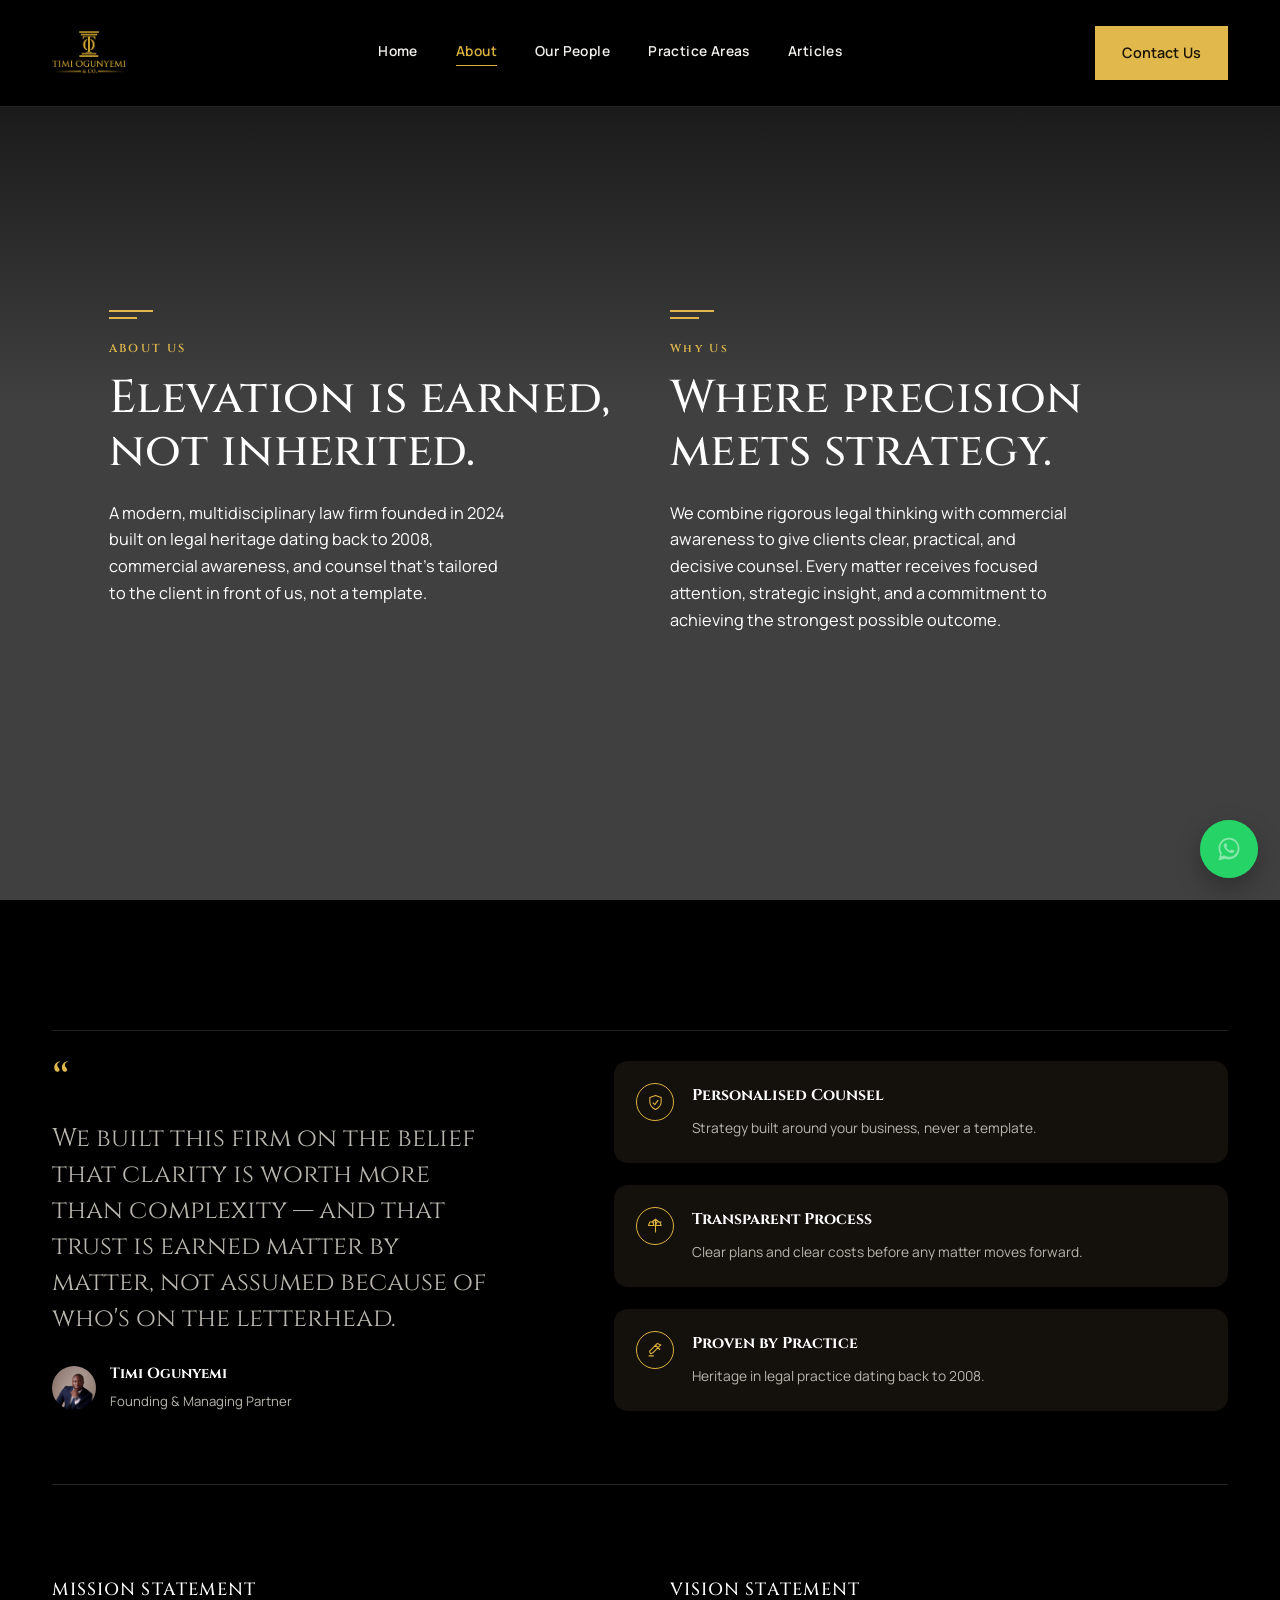
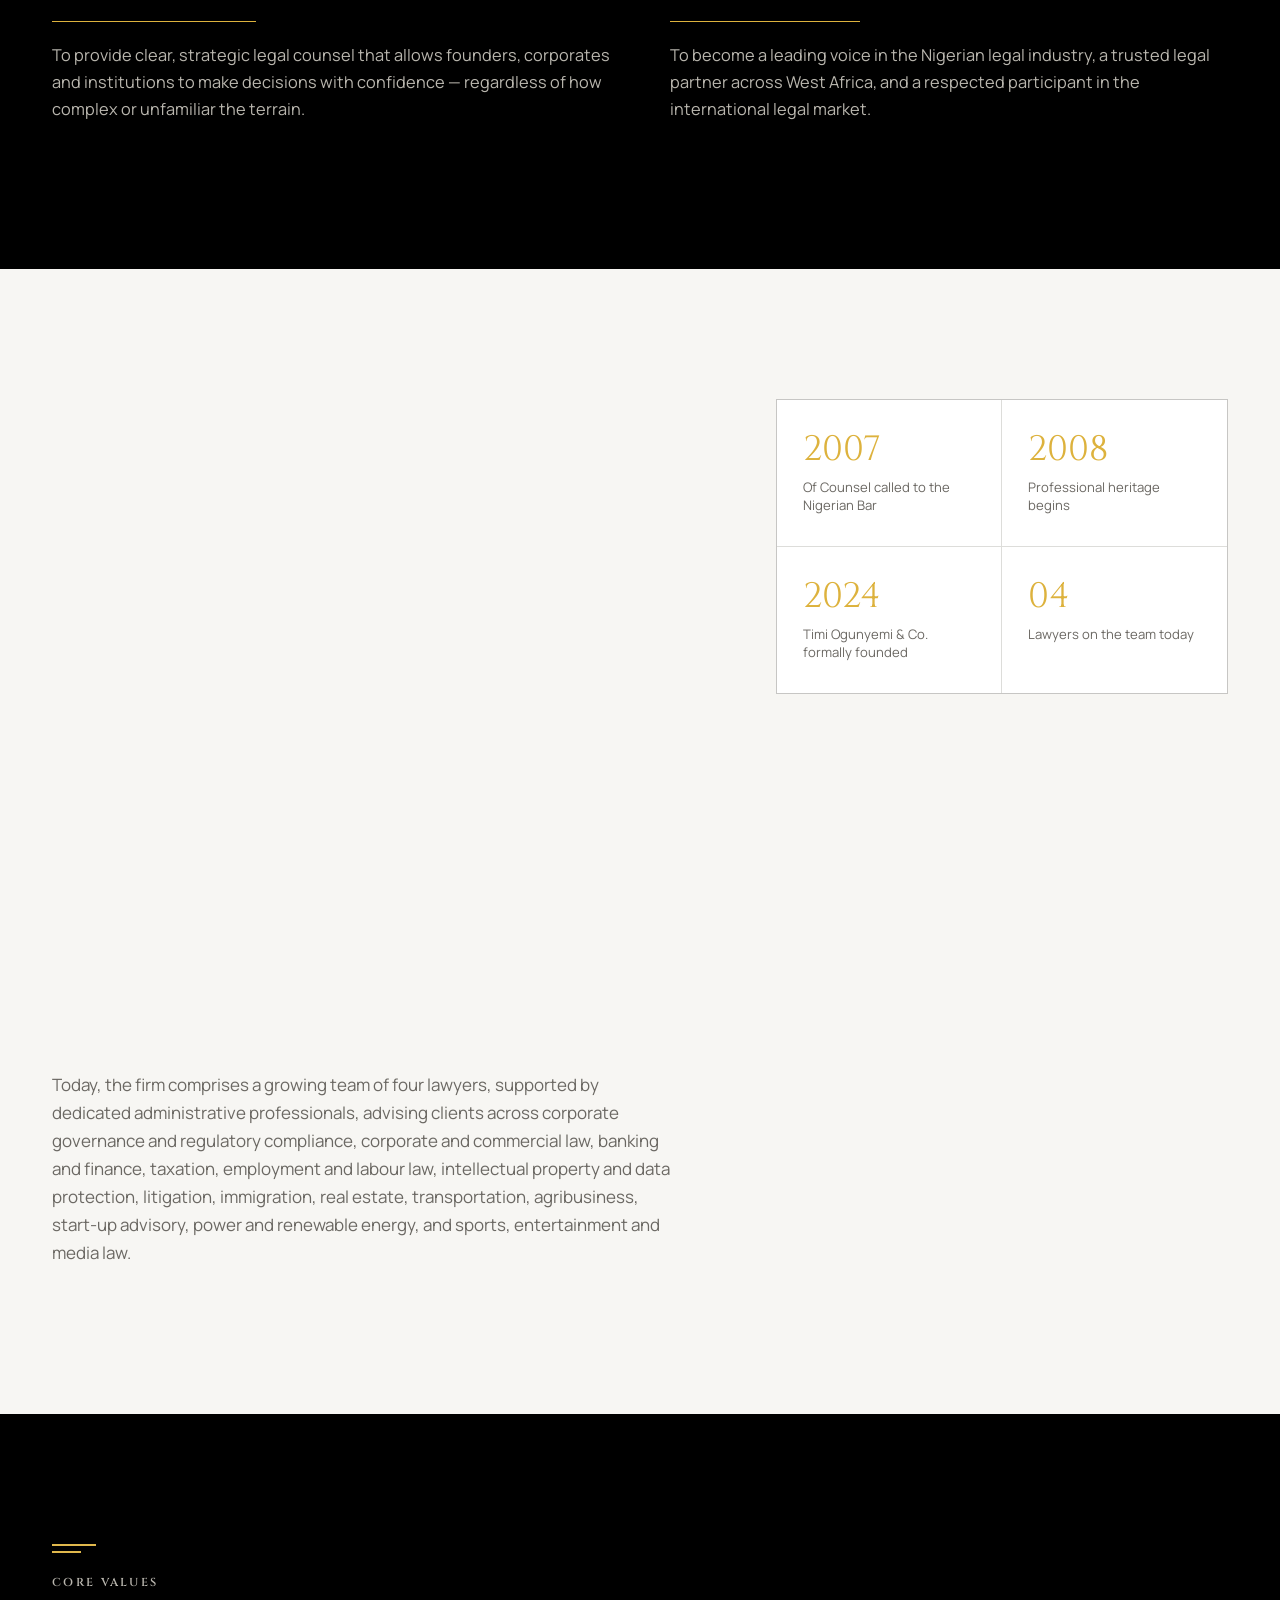
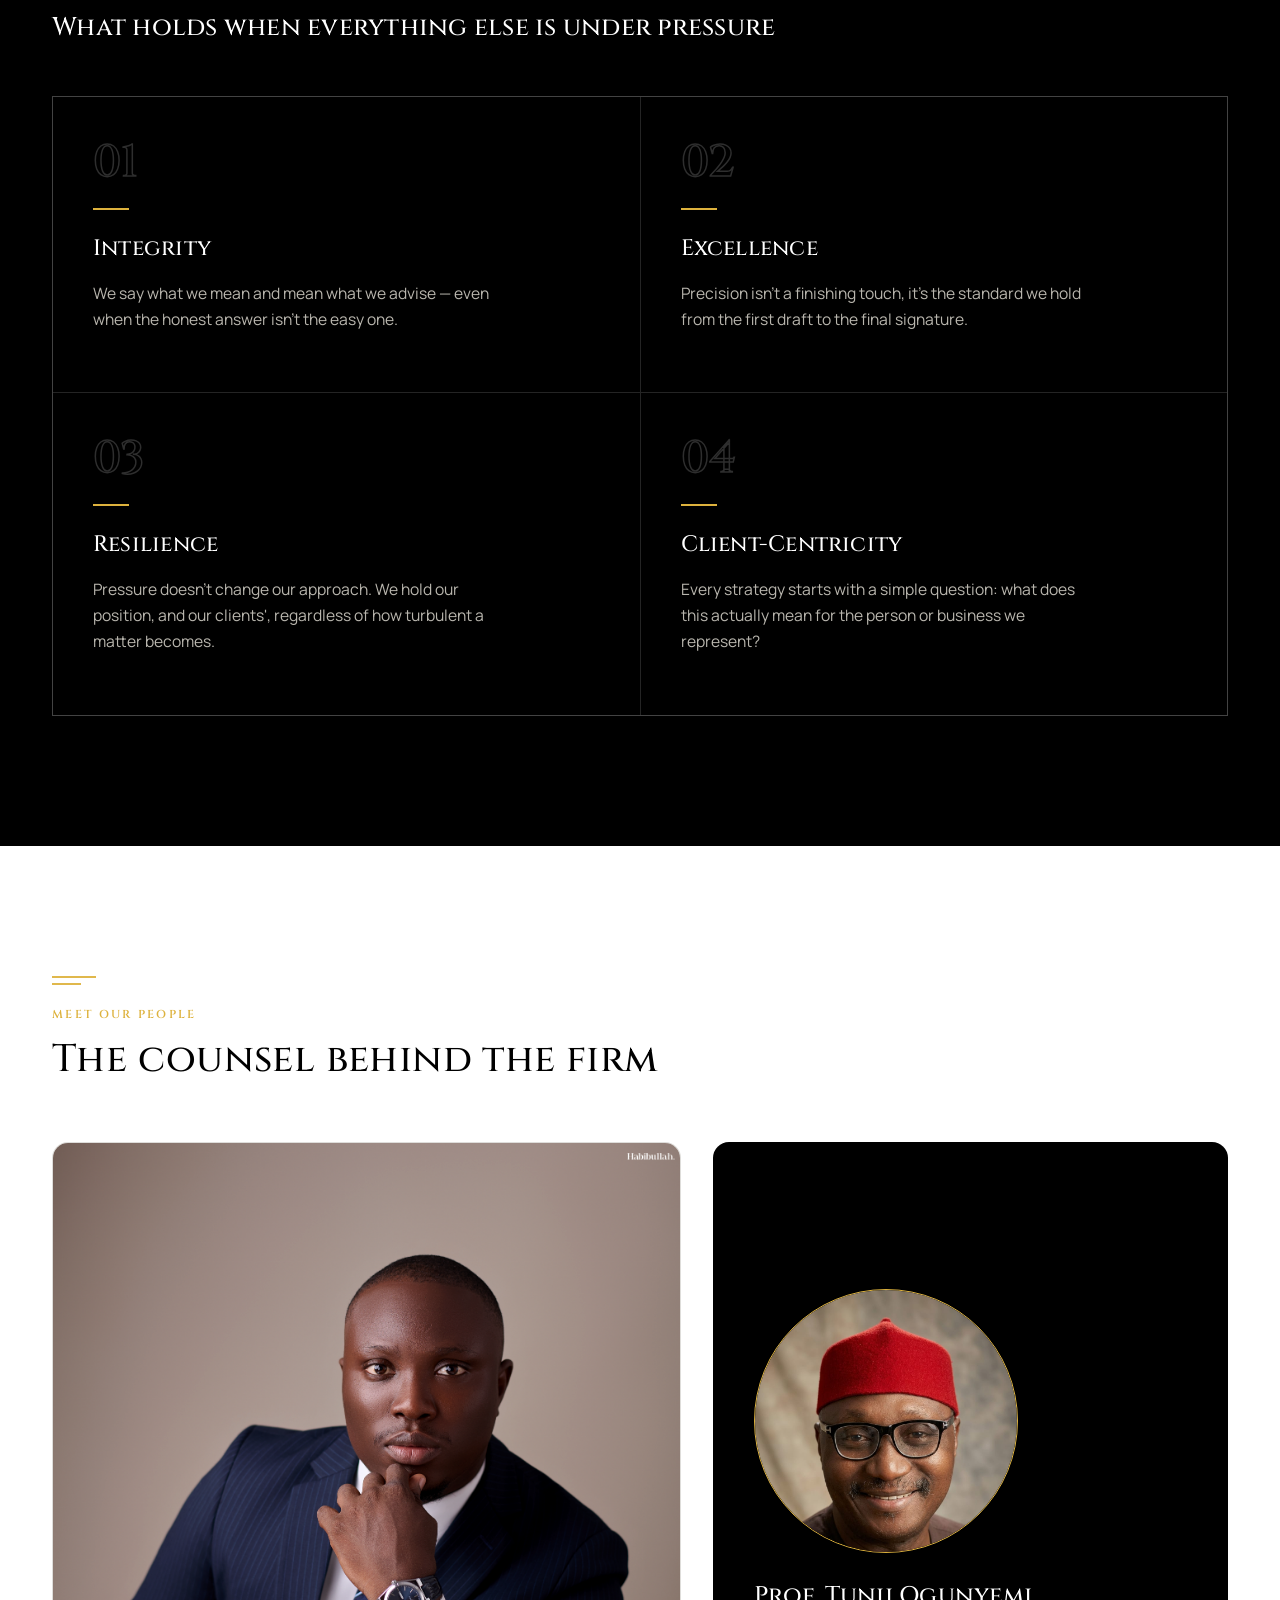
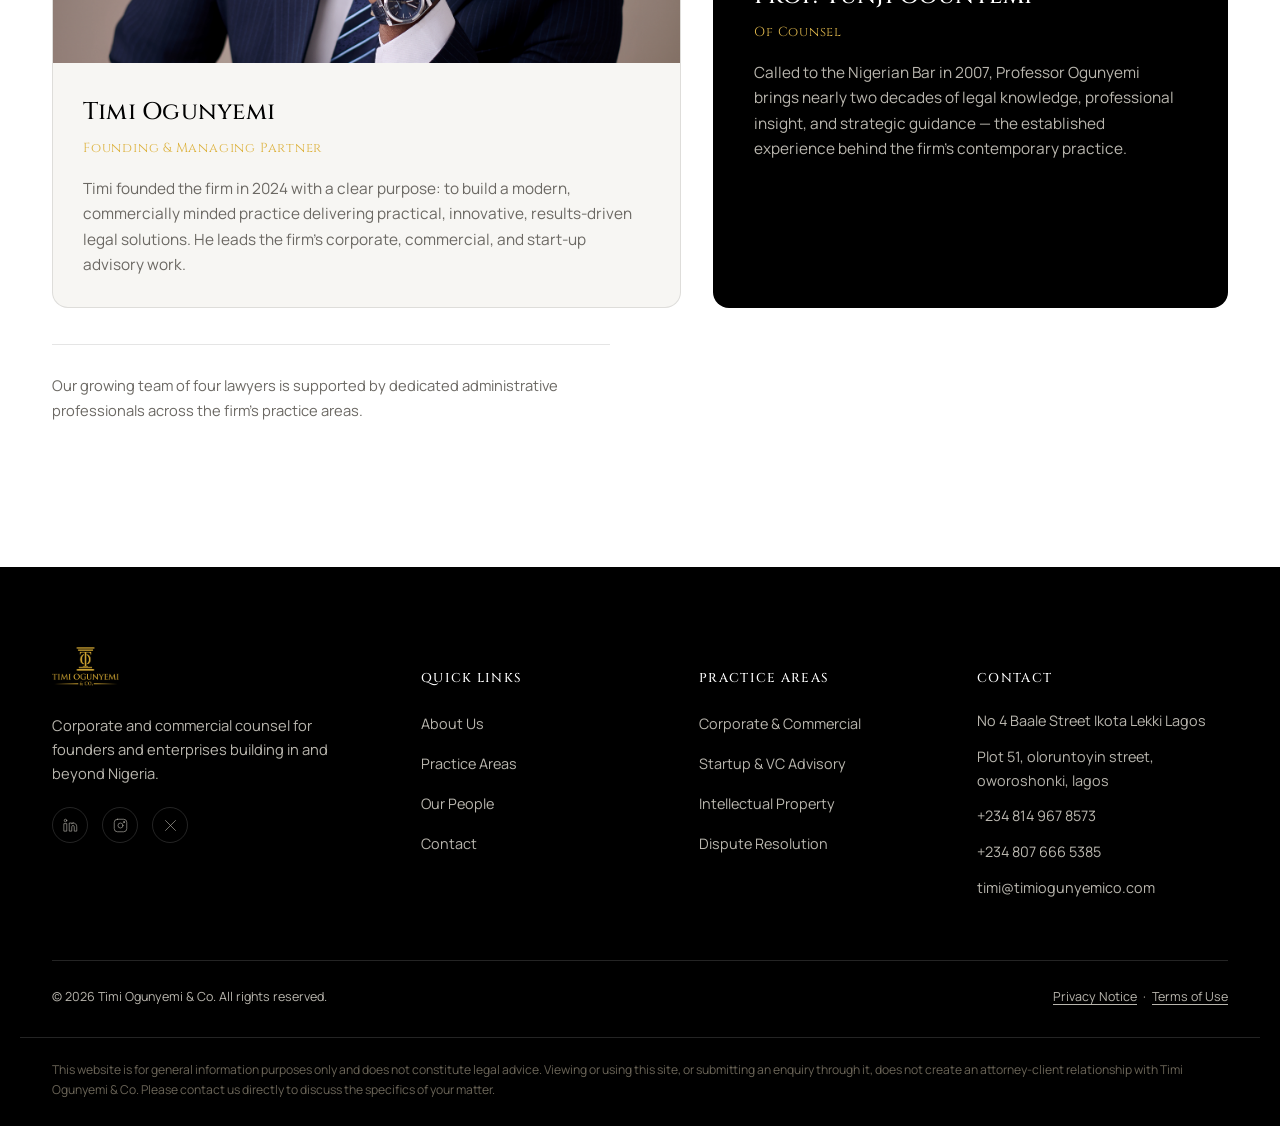
<file: about.html>
<!doctype html>
<html lang="en">
  <head>
    <meta charset="UTF-8" />
    <meta name="viewport" content="width=device-width, initial-scale=1.0" />
    <title>About Us — Timi Ogunyemi &amp; Co.</title>
    <meta
      name="description"
      content="Timi Ogunyemi & Co. is a modern, multidisciplinary law firm founded in 2024, backed by legal heritage dating back to 2008. Learn our history, values, and meet the team."
    />
    <link rel="alternate icon" href="assets/Layer 2.png" />
    <link rel="apple-touch-icon" href="assets/Layer 2.png" />
    <link rel="preconnect" href="https://fonts.googleapis.com" />
    <link rel="preconnect" href="https://fonts.gstatic.com" crossorigin />
    <link
      href="https://fonts.googleapis.com/css2?family=Cinzel:wght@400;500;600&family=Manrope:wght@400;500;600;700&display=swap"
      rel="stylesheet"
    />
    <link rel="stylesheet" href="assets/locomotive-scroll.css" />
    <link rel="stylesheet" href="assets/styles.css" />
  </head>
  <body>
    <div class="nav-backdrop" id="navBackdrop"></div>

    <!-- ================= HEADER ================= -->
    <header id="siteHeader">
      <div class="container">
        <a
          href="index.html"
          class="mark"
          aria-label="Timi Ogunyemi & Co. — home"
        >
          <img src="assets/logo-lockup.png" alt="Timi Ogunyemi & Co." />
        </a>

        <nav class="primary-nav" id="primaryNav">
          <div class="mobile-nav-brand">
            <img src="assets/logo-icon.png" alt="Timi Ogunyemi & Co." />
          </div>

          <div class="nav-group">
            <span class="nav-group-title">The Firm</span>
            <a href="index.html">Home</a>
            <a href="about.html" class="active">About</a>
            <a href="Our-people.html">Our People</a>
          </div>

          <div class="nav-group">
            <span class="nav-group-title">Work With Us</span>
            <a href="practice-areas.html">Practice Areas</a>
            <a href="articles.html">Articles</a>
          </div>

          <a href="contact.html" class="mobile-nav-cta">
            Let's Talk <span>→</span>
          </a>

          <div class="mobile-nav-social">
            <a href="#" aria-label="LinkedIn">
              <svg
                viewBox="0 0 24 24"
                fill="none"
                stroke-linecap="round"
                stroke-linejoin="round"
              >
                <path
                  d="M16 8a6 6 0 0 1 6 6v7h-4v-7a2 2 0 0 0-4 0v7h-4V8h4v1.5A6 6 0 0 1 16 8Z"
                />
                <rect x="2" y="9" width="4" height="12" />
                <circle cx="4" cy="4" r="2" />
              </svg>
            </a>
            <a href="#" aria-label="Instagram">
              <svg
                viewBox="0 0 24 24"
                fill="none"
                stroke-linecap="round"
                stroke-linejoin="round"
              >
                <rect x="2" y="2" width="20" height="20" rx="5" />
                <circle cx="12" cy="12" r="4" />
                <circle cx="17.5" cy="6.5" r="1" />
              </svg>
            </a>
            <a href="#" aria-label="X">
              <svg
                viewBox="0 0 24 24"
                fill="none"
                stroke-linecap="round"
                stroke-linejoin="round"
              >
                <path d="M4 4l16 16M20 4 4 20" />
              </svg>
            </a>
          </div>
        </nav>

        <a href="contact.html" class="btn gold">Contact Us</a>

        <button
          class="nav-toggle"
          id="navToggle"
          aria-label="Open menu"
          aria-expanded="false"
        >
          <span class="bar"></span><span class="bar"></span
          ><span class="bar"></span>
        </button>
      </div>
    </header>

    <!-- ================= ABOUT HERO ================= -->
    <section class="about-page-hero">
      <div class="about-hero-bg">
        <video
          src="assets/video/video4.mp4"
          autoplay
          muted
          loop
          playsinline
        ></video>

        <div class="about-hero-scrim"></div>
      </div>

      <div class="container">
        <div class="about-hero-intro-grid">
          <div class="about-hero-copy" data-scroll>
            <div class="pillar-rule"><span></span><span></span></div>
            <p class="kicker">ABOUT US</p>
            <h1>Elevation is earned,<br />not inherited.</h1>
            <p class="about-hero-lede">
              A modern, multidisciplinary law firm founded in 2024 built on
              legal heritage dating back to 2008, commercial awareness, and
              counsel that's tailored to the client in front of us, not a
              template.
            </p>
          </div>

          <div class="about-hero-copy" data-scroll>
            <div class="pillar-rule"><span></span><span></span></div>
            <p class="kicker">Why Us</p>
            <h1>Where precision<br />meets strategy.</h1>
            <p class="about-hero-lede">
              We combine rigorous legal thinking with commercial awareness to
              give clients clear, practical, and decisive counsel. Every matter
              receives focused attention, strategic insight, and a commitment to
              achieving the strongest possible outcome.
            </p>
          </div>
        </div>
      </div>
    </section>

    <!-- ================= ABOUT HERO — QUOTE + BADGES + MISSION/VISION ================= -->
    <section class="section onDark about-hero-quote-section">
      <div class="container">
        <div class="about-hero-quote-row">
          <div class="about-hero-quote" data-scroll>
            <span class="quote-mark">&ldquo;</span>
            <p>
              We built this firm on the belief that clarity is worth more than
              complexity — and that trust is earned matter by matter, not
              assumed because of who's on the letterhead.
            </p>
            <div class="quote-attr">
              <div class="avatar">
                <img src="assets/HBA_9529.jpg" alt="Timi Ogunyemi" />
              </div>
              <div>
                <strong>Timi Ogunyemi</strong>
                <span>Founding &amp; Managing Partner</span>
              </div>
            </div>
          </div>

          <div class="about-hero-badges" data-scroll>
            <div class="badge">
              <div class="badge-icon">
                <svg
                  viewBox="0 0 24 24"
                  fill="none"
                  stroke-width="1.5"
                  stroke-linecap="round"
                  stroke-linejoin="round"
                >
                  <path
                    d="M8.5 12.5 11 15l4.5-6M12 22s8-4 8-11V5l-8-3-8 3v6c0 7 8 11 8 11Z"
                  />
                </svg>
              </div>
              <div>
                <strong>Personalised Counsel</strong>
                <span
                  >Strategy built around your business, never a template.</span
                >
              </div>
            </div>
            <div class="badge">
              <div class="badge-icon">
                <svg
                  viewBox="0 0 24 24"
                  fill="none"
                  stroke-width="1.5"
                  stroke-linecap="round"
                  stroke-linejoin="round"
                >
                  <path
                    d="M12 3v18M7 7l5-4 5 4M4 7h6M4 7l-2 5h8l-2-5M14 7h6M14 7l-2 5h8l-2-5"
                  />
                </svg>
              </div>
              <div>
                <strong>Transparent Process</strong>
                <span
                  >Clear plans and clear costs before any matter moves
                  forward.</span
                >
              </div>
            </div>
            <div class="badge">
              <div class="badge-icon">
                <svg
                  viewBox="0 0 24 24"
                  fill="none"
                  stroke-width="1.5"
                  stroke-linecap="round"
                  stroke-linejoin="round"
                >
                  <path
                    d="m14.5 3.5-11 11L5 18l3.5-1.5 11-11-5-2ZM12 6l6 6M3 21h6"
                  />
                </svg>
              </div>
              <div>
                <strong>Proven by Practice</strong>
                <span>Heritage in legal practice dating back to 2008.</span>
              </div>
            </div>
          </div>
        </div>

        <div class="mission-vision">
          <div class="col" data-scroll>
            <h3>MISSION STATEMENT</h3>
            <p>
              To provide clear, strategic legal counsel that allows founders,
              corporates and institutions to make decisions with confidence —
              regardless of how complex or unfamiliar the terrain.
            </p>
          </div>
          <div class="col" data-scroll>
            <h3>VISION STATEMENT</h3>
            <p>
              To become a leading voice in the Nigerian legal industry, a
              trusted legal partner across West Africa, and a respected
              participant in the international legal market.
            </p>
          </div>
        </div>
      </div>
    </section>

    <!-- ================= OUR HISTORY ================= -->
    <section class="section history-section">
      <div class="container">
        <div class="history-grid">
          <div class="history-copy">
            <div class="pillar-rule" data-scroll>
              <span></span><span></span>
            </div>
            <p class="kicker" data-scroll>OUR HISTORY</p>
            <h2 data-scroll style="margin-top: 14px">
              Established recently. Rooted in nearly two decades of practice.
            </h2>

            <p data-scroll style="margin-top: 24px">
              Timi Ogunyemi &amp; Co. was established in March 2024 by Timi
              Ogunyemi, the firm's Founding and Managing Partner, with a clear
              purpose: to build a modern, commercially minded law firm that
              provides practical, innovative, and results-driven legal solutions
              to individuals, businesses, institutions, and emerging
              enterprises.
            </p>
            <p data-scroll>
              Although the firm was formally established in 2024, its
              professional heritage is strengthened by legal experience dating
              back to 2008. Our Of Counsel, Professor Tunji Ogunyemi, was called
              to the Nigerian Bar in 2007 and brings nearly two decades of legal
              knowledge, professional insight, and strategic guidance to the
              firm — a blend of established experience and contemporary thinking
              that lets us approach complex legal and commercial matters with
              confidence and precision.
            </p>
            <p data-scroll>
              Today, the firm comprises a growing team of four lawyers,
              supported by dedicated administrative professionals, advising
              clients across corporate governance and regulatory compliance,
              corporate and commercial law, banking and finance, taxation,
              employment and labour law, intellectual property and data
              protection, litigation, immigration, real estate, transportation,
              agribusiness, start-up advisory, power and renewable energy, and
              sports, entertainment and media law.
            </p>
          </div>

          <div class="history-stats" data-scroll>
            <div class="stat">
              <span class="stat-num">2007</span>
              <span class="stat-label"
                >Of Counsel called to the Nigerian Bar</span
              >
            </div>
            <div class="stat">
              <span class="stat-num">2008</span>
              <span class="stat-label">Professional heritage begins</span>
            </div>
            <div class="stat">
              <span class="stat-num">2024</span>
              <span class="stat-label"
                >Timi Ogunyemi &amp; Co. formally founded</span
              >
            </div>
            <div class="stat">
              <span class="stat-num">04</span>
              <span class="stat-label">Lawyers on the team today</span>
            </div>
          </div>
        </div>
      </div>
    </section>

    <!-- ================= CORE VALUES (dark) ================= -->
    <section class="section onDark">
      <div class="container">
        <div class="pillar-rule" data-scroll><span></span><span></span></div>
        <p class="kicker" data-scroll>CORE VALUES</p>
        <h2 data-scroll style="margin-top: 14px; color: var(--white)">
          What holds when everything else is under pressure
        </h2>

        <div class="values-grid stagger">
          <div class="value-card" data-scroll>
            <span class="value-num">01</span>
            <div class="value-rule"></div>
            <h3>Integrity</h3>
            <p>
              We say what we mean and mean what we advise — even when the honest
              answer isn't the easy one.
            </p>
          </div>
          <div class="value-card" data-scroll>
            <span class="value-num">02</span>
            <div class="value-rule"></div>
            <h3>Excellence</h3>
            <p>
              Precision isn't a finishing touch, it's the standard we hold from
              the first draft to the final signature.
            </p>
          </div>
          <div class="value-card" data-scroll>
            <span class="value-num">03</span>
            <div class="value-rule"></div>
            <h3>Resilience</h3>
            <p>
              Pressure doesn't change our approach. We hold our position, and
              our clients', regardless of how turbulent a matter becomes.
            </p>
          </div>
          <div class="value-card" data-scroll>
            <span class="value-num">04</span>
            <div class="value-rule"></div>
            <h3>Client-Centricity</h3>
            <p>
              Every strategy starts with a simple question: what does this
              actually mean for the person or business we represent?
            </p>
          </div>
        </div>
      </div>
    </section>

    <!-- ================= MEET THE TEAM ================= -->
    <section class="section team-section">
      <div class="container">
        <div class="section-head">
          <div class="pillar-rule" data-scroll><span></span><span></span></div>
          <p class="kicker" data-scroll>MEET OUR PEOPLE</p>
          <h2 data-scroll style="margin-top: 14px">
            The counsel behind the firm
          </h2>
        </div>

        <div class="team-grid">
          <div class="team-card team-card--feature" data-scroll>
            <div class="team-photo">
              <img
                src="assets/HBA_9529.jpg"
                alt="Timi Ogunyemi, Founding and Managing Partner"
              />
            </div>
            <div class="team-info">
              <h3>Timi Ogunyemi</h3>
              <span class="team-role">Founding &amp; Managing Partner</span>
              <p>
                Timi founded the firm in 2024 with a clear purpose: to build a
                modern, commercially minded practice delivering practical,
                innovative, results-driven legal solutions. He leads the firm's
                corporate, commercial, and start-up advisory work.
              </p>
            </div>
          </div>

          <div class="team-card team-card--counsel" data-scroll>
            <div class="team-avatar">
              <img
                src="assets/WhatsApp Image 2026-09-21 at 12.20.08 PM.jpeg"
                alt="Prof. Tunji Ogunyemi"
              />
            </div>
            <div class="team-info">
              <h3>Prof. Tunji Ogunyemi</h3>
              <span class="team-role">Of Counsel</span>
              <p>
                Called to the Nigerian Bar in 2007, Professor Ogunyemi brings
                nearly two decades of legal knowledge, professional insight, and
                strategic guidance — the established experience behind the
                firm's contemporary practice.
              </p>
            </div>
          </div>
        </div>

        <p class="team-note" data-scroll>
          Our growing team of four lawyers is supported by dedicated
          administrative professionals across the firm's practice areas.
        </p>
      </div>
    </section>

    <!-- ================= FOOTER ================= -->
    <footer>
      <div class="container">
        <div class="footer-grid">
          <div>
            <a href="index.html" class="mark"
              ><img src="assets/logo-lockup.png" alt="Timi Ogunyemi & Co."
            /></a>
            <p class="about-line">
              Corporate and commercial counsel for founders and enterprises
              building in and beyond Nigeria.
            </p>
            <div class="footer-social">
              <a href="#" aria-label="LinkedIn"
                ><svg
                  viewBox="0 0 24 24"
                  fill="none"
                  stroke-linecap="round"
                  stroke-linejoin="round"
                >
                  <path
                    d="M16 8a6 6 0 0 1 6 6v7h-4v-7a2 2 0 0 0-4 0v7h-4V8h4v1.5A6 6 0 0 1 16 8Z"
                  />
                  <rect x="2" y="9" width="4" height="12" />
                  <circle cx="4" cy="4" r="2" /></svg
              ></a>
              <a href="#" aria-label="Instagram"
                ><svg
                  viewBox="0 0 24 24"
                  fill="none"
                  stroke-linecap="round"
                  stroke-linejoin="round"
                >
                  <rect x="2" y="2" width="20" height="20" rx="5" />
                  <circle cx="12" cy="12" r="4" />
                  <circle cx="17.5" cy="6.5" r="1" /></svg
              ></a>
              <a href="#" aria-label="X"
                ><svg
                  viewBox="0 0 24 24"
                  fill="none"
                  stroke-linecap="round"
                  stroke-linejoin="round"
                >
                  <path d="M4 4l16 16M20 4 4 20" /></svg
              ></a>
            </div>
          </div>
          <div>
            <h5>QUICK LINKS</h5>
            <ul>
              <li><a href="about.html">About Us</a></li>
              <li><a href="practice-areas.html">Practice Areas</a></li>
              <li><a href="Our-people.html">Our People</a></li>
              <li><a href="contact.html">Contact</a></li>
            </ul>
          </div>
          <div>
            <h5>PRACTICE AREAS</h5>
            <ul>
              <li>
                <a href="index.html#practice">Corporate &amp; Commercial</a>
              </li>
              <li>
                <a href="index.html#practice">Startup &amp; VC Advisory</a>
              </li>
              <li><a href="index.html#practice">Intellectual Property</a></li>
              <li><a href="index.html#practice">Dispute Resolution</a></li>
            </ul>
          </div>
          <div>
            <h5>CONTACT</h5>
            <ul class="cng">
              <li>No 4 Baale Street Ikota Lekki Lagos</li>
              <li>Plot 51, oloruntoyin street, oworoshonki, lagos</li>
              <li>+234 814 967 8573</li>
              <li>+234 807 666 5385</li>
              <li>
                <a href="mailto:timi@timiogunyemico.com"
                  >timi@timiogunyemico.com</a
                >
              </li>
            </ul>
          </div>
        </div>
        <div class="footer-bottom">
          <span>&copy; 2026 Timi Ogunyemi &amp; Co. All rights reserved.</span>

          <span
            ><a href="#">Privacy Notice</a> &nbsp;·&nbsp;
            <a href="#">Terms of Use</a></span
          >
        </div>
      </div>
      <p class="footer-disclaimer">
        This website is for general information purposes only and does not
        constitute legal advice. Viewing or using this site, or submitting an
        enquiry through it, does not create an attorney-client relationship with
        Timi Ogunyemi &amp; Co. Please contact us directly to discuss the
        specifics of your matter.
      </p>
    </footer>

    <script>
      window.lenis = null;
    </script>
    <script src="assets/locomotive-lenis.min.js"></script>
    <script>
      window.lenis = window.Lenis;
    </script>
    <script src="assets/locomotive-scroll.umd.js"></script>
    <script src="assets/main.js"></script>
  </body>
</html>
</file>
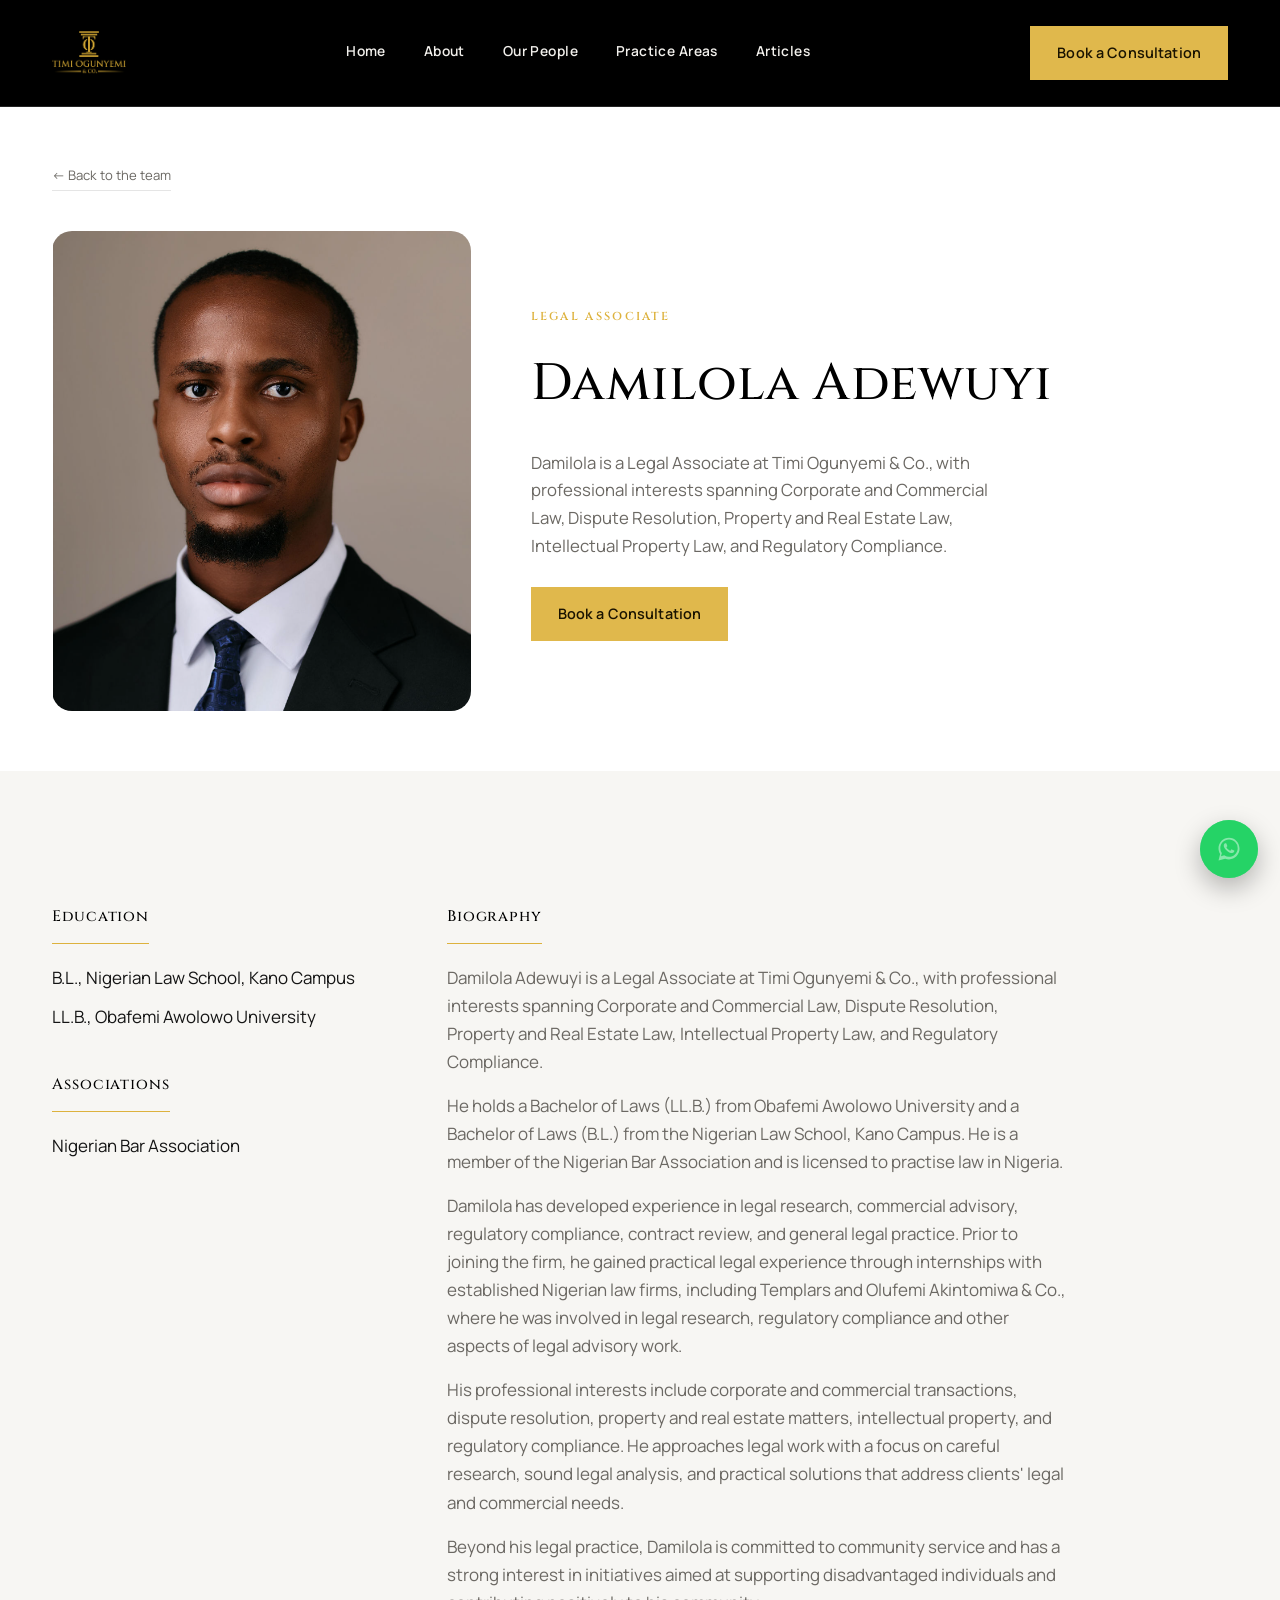
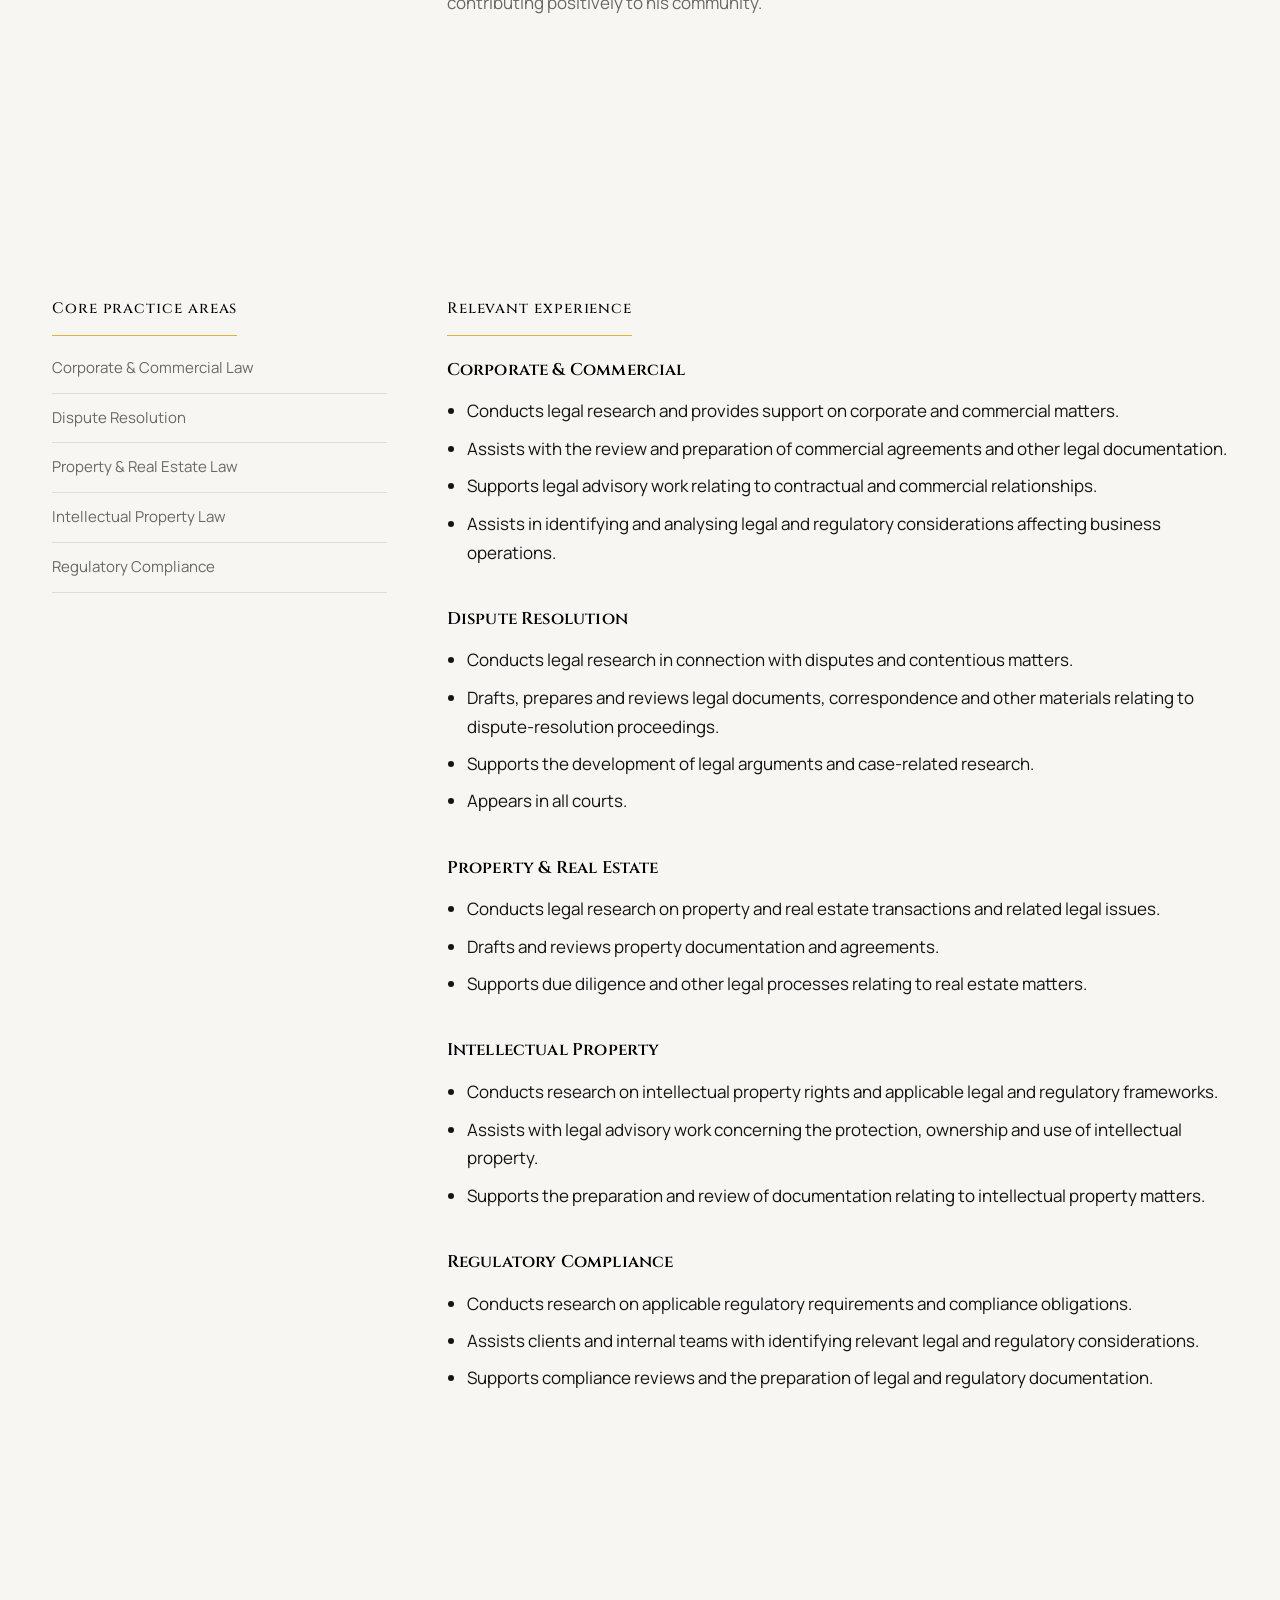
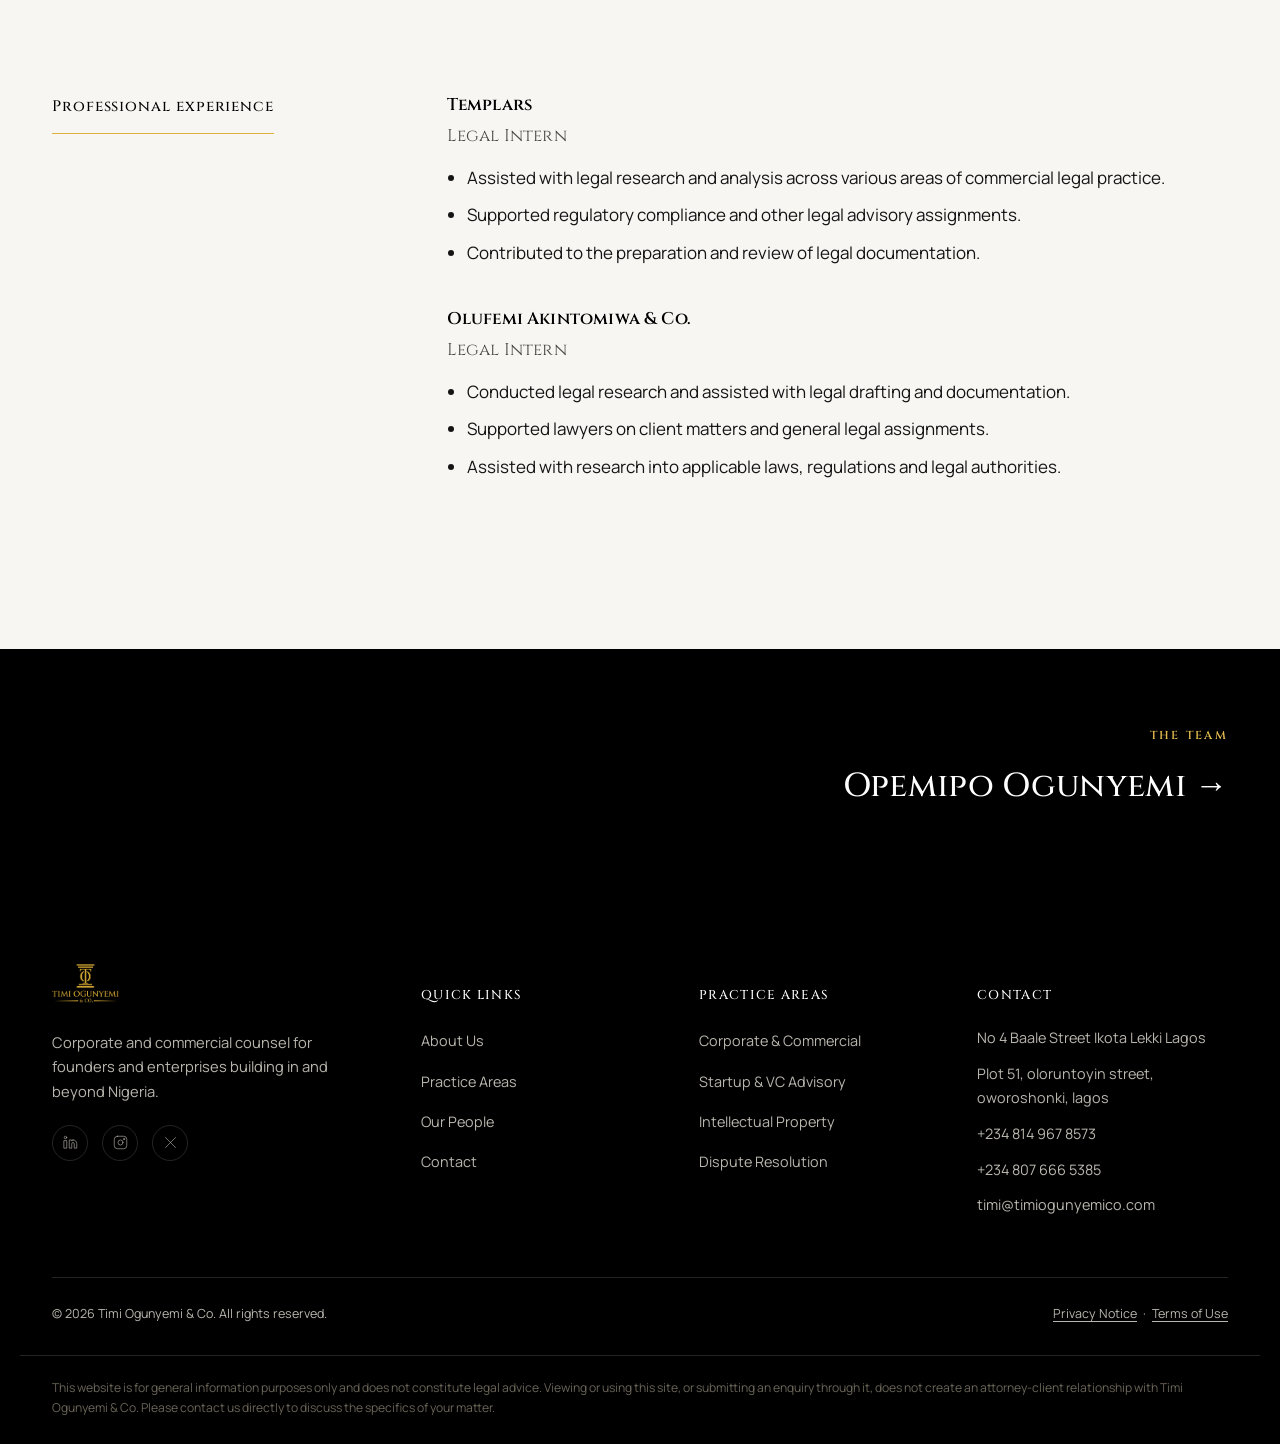
<file: adewuyi-dami.html>
<!doctype html>
<html lang="en">
  <head>
    <meta charset="UTF-8" />
    <meta name="viewport" content="width=device-width, initial-scale=1.0" />
    <title>Damilola Adewuyi — Legal Associate | Timi Ogunyemi &amp; Co.</title>
    <meta
      name="description"
      content="Damilola Adewuyi, Legal Associate at Timi Ogunyemi & Co., with interests in Corporate and Commercial Law, Dispute Resolution, Property and Real Estate, Intellectual Property and Regulatory Compliance."
    />
    <link rel="alternate icon" href="assets/Layer 2.png" />
    <link rel="apple-touch-icon" href="assets/apple-touch-icon.png" />
    <link rel="preconnect" href="https://fonts.googleapis.com" />
    <link rel="preconnect" href="https://fonts.gstatic.com" crossorigin />
    <link
      href="https://fonts.googleapis.com/css2?family=Cinzel:wght@400;500;600&family=Manrope:wght@400;500;600;700&display=swap"
      rel="stylesheet"
    />
    <link rel="stylesheet" href="assets/locomotive-scroll.css" />
    <link rel="stylesheet" href="assets/styles.css" />
    <style>
      /* Profile page extras (bullet lists, experience blocks) */
      .profile-list {
        list-style: disc;
        padding-left: 1.2em;
        margin: 0 0 1.6em;
      }
      .profile-list li {
        margin-bottom: 0.5em;
        line-height: 1.7;
      }
      .profile-block {
        margin-bottom: 2.2em;
      }
      .profile-block h4 {
        margin: 0 0 0.8em;
        font-weight: 600;
      }
      .profile-block .role {
        display: block;
        font-weight: 400;
        opacity: 0.7;
        margin-top: 0.2em;
      }
      .profile-plain {
        list-style: none;
        padding: 0;
        margin: 0;
      }
      .profile-plain li {
        margin-bottom: 0.6em;
        line-height: 1.7;
      }
    </style>
  </head>
  <body>
    <div class="nav-backdrop" id="navBackdrop"></div>

    <header id="siteHeader">
      <div class="container">
        <a
          href="index.html"
          class="mark"
          aria-label="Timi Ogunyemi & Co. — home"
        >
          <img src="assets/logo-lockup.png" alt="Timi Ogunyemi & Co." />
        </a>

        <nav class="primary-nav" id="primaryNav">
          <div class="mobile-nav-brand">
            <img src="assets/logo-icon.png" alt="Timi Ogunyemi & Co." />
          </div>

          <div class="nav-group">
            <span class="nav-group-title">The Firm</span>
            <a href="index.html">Home</a>
            <a href="about.html">About</a>
            <a href="Our-people.html">Our People</a>
          </div>

          <div class="nav-group">
            <span class="nav-group-title">Work With Us</span>
            <a href="practice-areas.html">Practice Areas</a>
            <a href="articles.html">Articles</a>
          </div>

          <a href="contact.html" class="mobile-nav-cta">
            Let's Talk <span>→</span>
          </a>

          <div class="mobile-nav-social">
            <a href="#" aria-label="LinkedIn">
              <svg
                viewBox="0 0 24 24"
                fill="none"
                stroke-linecap="round"
                stroke-linejoin="round"
              >
                <path
                  d="M16 8a6 6 0 0 1 6 6v7h-4v-7a2 2 0 0 0-4 0v7h-4V8h4v1.5A6 6 0 0 1 16 8Z"
                />
                <rect x="2" y="9" width="4" height="12" />
                <circle cx="4" cy="4" r="2" />
              </svg>
            </a>
            <a href="#" aria-label="Instagram">
              <svg
                viewBox="0 0 24 24"
                fill="none"
                stroke-linecap="round"
                stroke-linejoin="round"
              >
                <rect x="2" y="2" width="20" height="20" rx="5" />
                <circle cx="12" cy="12" r="4" />
                <circle cx="17.5" cy="6.5" r="1" />
              </svg>
            </a>
            <a href="#" aria-label="X">
              <svg
                viewBox="0 0 24 24"
                fill="none"
                stroke-linecap="round"
                stroke-linejoin="round"
              >
                <path d="M4 4l16 16M20 4 4 20" />
              </svg>
            </a>
          </div>
        </nav>

        <a href="contact.html" class="btn gold">Book a Consultation</a>

        <button
          class="nav-toggle"
          id="navToggle"
          aria-label="Open menu"
          aria-expanded="false"
        >
          <span class="bar"></span><span class="bar"></span
          ><span class="bar"></span>
        </button>
      </div>
    </header>

    <!-- ================= PROFILE HERO ================= -->
    <section class="profile-hero">
      <div class="container">
        <a href="Our-people.html" class="profile-back" data-scroll
          >← Back to the team</a
        >
        <div class="profile-hero-grid">
          <div class="profile-photo" data-scroll>
            <img src="assets/Screenshot 2026-10-09 at 1.13.51 PM.png" />
          </div>
          <div class="profile-intro">
            <span class="kicker" data-scroll>LEGAL ASSOCIATE</span>
            <h1 data-scroll>Damilola Adewuyi</h1>
            <p data-scroll>
              Damilola is a Legal Associate at Timi Ogunyemi &amp; Co., with
              professional interests spanning Corporate and Commercial Law,
              Dispute Resolution, Property and Real Estate Law, Intellectual
              Property Law, and Regulatory Compliance.
            </p>
            <div class="profile-contact" data-scroll>
              <!-- <a href="mailto:adewuyidamilola620@gmail.com"
                >adewuyidamilola620@gmail.com</a
              > -->
              <!-- <a href="tel:+2349039503391">+234 903 950 3391</a> -->
              <a href="contact.html" class="btn gold">Book a Consultation</a>
            </div>
          </div>
        </div>
      </div>
    </section>

    <!-- ================= EDUCATION & BIOGRAPHY ================= -->
    <section class="section profile-detail">
      <div class="container">
        <div class="profile-detail-grid">
          <div class="profile-detail-col" data-scroll>
            <h3>Education</h3>
            <ul class="profile-plain">
              <li>B.L., Nigerian Law School, Kano Campus</li>
              <li>LL.B., Obafemi Awolowo University</li>
            </ul>

            <h3 style="margin-top: 2em">Associations</h3>
            <ul class="profile-plain">
              <li>Nigerian Bar Association</li>
            </ul>
          </div>
          <div class="profile-detail-col profile-detail-col--wide" data-scroll>
            <h3>Biography</h3>
            <p>
              Damilola Adewuyi is a Legal Associate at Timi Ogunyemi &amp; Co.,
              with professional interests spanning Corporate and Commercial Law,
              Dispute Resolution, Property and Real Estate Law, Intellectual
              Property Law, and Regulatory Compliance.
            </p>
            <p>
              He holds a Bachelor of Laws (LL.B.) from Obafemi Awolowo
              University and a Bachelor of Laws (B.L.) from the Nigerian Law
              School, Kano Campus. He is a member of the Nigerian Bar
              Association and is licensed to practise law in Nigeria.
            </p>
            <p>
              Damilola has developed experience in legal research, commercial
              advisory, regulatory compliance, contract review, and general
              legal practice. Prior to joining the firm, he gained practical
              legal experience through internships with established Nigerian law
              firms, including Templars and Olufemi Akintomiwa &amp; Co., where
              he was involved in legal research, regulatory compliance and other
              aspects of legal advisory work.
            </p>
            <p>
              His professional interests include corporate and commercial
              transactions, dispute resolution, property and real estate
              matters, intellectual property, and regulatory compliance. He
              approaches legal work with a focus on careful research, sound
              legal analysis, and practical solutions that address clients'
              legal and commercial needs.
            </p>
            <p>
              Beyond his legal practice, Damilola is committed to community
              service and has a strong interest in initiatives aimed at
              supporting disadvantaged individuals and contributing positively
              to his community.
            </p>
          </div>
        </div>
      </div>
    </section>

    <!-- ================= PRACTICE AREAS & EXPERIENCE ================= -->
    <section class="section profile-detail">
      <div class="container">
        <div class="profile-detail-grid">
          <div class="profile-detail-col" data-scroll>
            <h3>Core practice areas</h3>
            <ul class="profile-tags">
              <li>Corporate &amp; Commercial Law</li>
              <li>Dispute Resolution</li>
              <li>Property &amp; Real Estate Law</li>
              <li>Intellectual Property Law</li>
              <li>Regulatory Compliance</li>
            </ul>
          </div>
          <div class="profile-detail-col profile-detail-col--wide" data-scroll>
            <h3>Relevant experience</h3>

            <div class="profile-block">
              <h4>Corporate &amp; Commercial</h4>
              <ul class="profile-list">
                <li>
                  Conducts legal research and provides support on corporate and
                  commercial matters.
                </li>
                <li>
                  Assists with the review and preparation of commercial
                  agreements and other legal documentation.
                </li>
                <li>
                  Supports legal advisory work relating to contractual and
                  commercial relationships.
                </li>
                <li>
                  Assists in identifying and analysing legal and regulatory
                  considerations affecting business operations.
                </li>
              </ul>
            </div>

            <div class="profile-block">
              <h4>Dispute Resolution</h4>
              <ul class="profile-list">
                <li>
                  Conducts legal research in connection with disputes and
                  contentious matters.
                </li>
                <li>
                  Drafts, prepares and reviews legal documents, correspondence
                  and other materials relating to dispute-resolution
                  proceedings.
                </li>
                <li>
                  Supports the development of legal arguments and case-related
                  research.
                </li>
                <li>Appears in all courts.</li>
              </ul>
            </div>

            <div class="profile-block">
              <h4>Property &amp; Real Estate</h4>
              <ul class="profile-list">
                <li>
                  Conducts legal research on property and real estate
                  transactions and related legal issues.
                </li>
                <li>
                  Drafts and reviews property documentation and agreements.
                </li>
                <li>
                  Supports due diligence and other legal processes relating to
                  real estate matters.
                </li>
              </ul>
            </div>

            <div class="profile-block">
              <h4>Intellectual Property</h4>
              <ul class="profile-list">
                <li>
                  Conducts research on intellectual property rights and
                  applicable legal and regulatory frameworks.
                </li>
                <li>
                  Assists with legal advisory work concerning the protection,
                  ownership and use of intellectual property.
                </li>
                <li>
                  Supports the preparation and review of documentation relating
                  to intellectual property matters.
                </li>
              </ul>
            </div>

            <div class="profile-block">
              <h4>Regulatory Compliance</h4>
              <ul class="profile-list">
                <li>
                  Conducts research on applicable regulatory requirements and
                  compliance obligations.
                </li>
                <li>
                  Assists clients and internal teams with identifying relevant
                  legal and regulatory considerations.
                </li>
                <li>
                  Supports compliance reviews and the preparation of legal and
                  regulatory documentation.
                </li>
              </ul>
            </div>
          </div>
        </div>
      </div>
    </section>

    <!-- ================= PROFESSIONAL EXPERIENCE ================= -->
    <section class="section profile-detail">
      <div class="container">
        <div class="profile-detail-grid">
          <div class="profile-detail-col" data-scroll>
            <h3>Professional experience</h3>
          </div>
          <div class="profile-detail-col profile-detail-col--wide" data-scroll>
            <div class="profile-block">
              <h4>
                Templars
                <span class="role">Legal Intern</span>
              </h4>
              <ul class="profile-list">
                <li>
                  Assisted with legal research and analysis across various areas
                  of commercial legal practice.
                </li>
                <li>
                  Supported regulatory compliance and other legal advisory
                  assignments.
                </li>
                <li>
                  Contributed to the preparation and review of legal
                  documentation.
                </li>
              </ul>
            </div>

            <div class="profile-block">
              <h4>
                Olufemi Akintomiwa &amp; Co.
                <span class="role">Legal Intern</span>
              </h4>
              <ul class="profile-list">
                <li>
                  Conducted legal research and assisted with legal drafting and
                  documentation.
                </li>
                <li>
                  Supported lawyers on client matters and general legal
                  assignments.
                </li>
                <li>
                  Assisted with research into applicable laws, regulations and
                  legal authorities.
                </li>
              </ul>
            </div>
          </div>
        </div>
      </div>
    </section>

    <!-- ================= BACK TO TEAM ================= -->
    <section class="profile-next">
      <a href="opemipo-ogunyemi.html" class="profile-next-link" data-scroll>
        <span class="kicker">THE TEAM</span>
        <h2>Opemipo Ogunyemi →</h2>
      </a>
    </section>

    <!-- ================= FOOTER ================= -->
    <footer>
      <div class="container">
        <div class="footer-grid">
          <div>
            <a href="index.html" class="mark"
              ><img src="assets/logo-lockup.png" alt="Timi Ogunyemi & Co."
            /></a>
            <p class="about-line">
              Corporate and commercial counsel for founders and enterprises
              building in and beyond Nigeria.
            </p>
            <div class="footer-social">
              <a href="#" aria-label="LinkedIn"
                ><svg
                  viewBox="0 0 24 24"
                  fill="none"
                  stroke-linecap="round"
                  stroke-linejoin="round"
                >
                  <path
                    d="M16 8a6 6 0 0 1 6 6v7h-4v-7a2 2 0 0 0-4 0v7h-4V8h4v1.5A6 6 0 0 1 16 8Z"
                  />
                  <rect x="2" y="9" width="4" height="12" />
                  <circle cx="4" cy="4" r="2" /></svg
              ></a>
              <a href="#" aria-label="Instagram"
                ><svg
                  viewBox="0 0 24 24"
                  fill="none"
                  stroke-linecap="round"
                  stroke-linejoin="round"
                >
                  <rect x="2" y="2" width="20" height="20" rx="5" />
                  <circle cx="12" cy="12" r="4" />
                  <circle cx="17.5" cy="6.5" r="1" /></svg
              ></a>
              <a href="#" aria-label="X"
                ><svg
                  viewBox="0 0 24 24"
                  fill="none"
                  stroke-linecap="round"
                  stroke-linejoin="round"
                >
                  <path d="M4 4l16 16M20 4 4 20" /></svg
              ></a>
            </div>
          </div>
          <div>
            <h5>QUICK LINKS</h5>
            <ul>
              <li><a href="about.html">About Us</a></li>
              <li><a href="practice-areas.html">Practice Areas</a></li>
              <li><a href="Our-people.html">Our People</a></li>
              <li><a href="contact.html">Contact</a></li>
            </ul>
          </div>
          <div>
            <h5>PRACTICE AREAS</h5>
            <ul>
              <li>
                <a href="index.html#practice">Corporate &amp; Commercial</a>
              </li>
              <li>
                <a href="index.html#practice">Startup &amp; VC Advisory</a>
              </li>
              <li><a href="index.html#practice">Intellectual Property</a></li>
              <li><a href="index.html#practice">Dispute Resolution</a></li>
            </ul>
          </div>
          <div>
            <h5>CONTACT</h5>
            <ul class="cng">
              <li>No 4 Baale Street Ikota Lekki Lagos</li>
              <li>Plot 51, oloruntoyin street, oworoshonki, lagos</li>
              <li>+234 814 967 8573</li>
              <li>+234 807 666 5385</li>
              <li>
                <a href="mailto:timi@timiogunyemico.com"
                  >timi@timiogunyemico.com</a
                >
              </li>
            </ul>
          </div>
        </div>
        <div class="footer-bottom">
          <span>&copy; 2026 Timi Ogunyemi &amp; Co. All rights reserved.</span>

          <span
            ><a href="#">Privacy Notice</a> &nbsp;·&nbsp;
            <a href="#">Terms of Use</a></span
          >
        </div>
      </div>
      <p class="footer-disclaimer">
        This website is for general information purposes only and does not
        constitute legal advice. Viewing or using this site, or submitting an
        enquiry through it, does not create an attorney-client relationship with
        Timi Ogunyemi &amp; Co. Please contact us directly to discuss the
        specifics of your matter.
      </p>
    </footer>

    <script>
      window.lenis = null;
    </script>
    <script src="assets/locomotive-lenis.min.js"></script>
    <script>
      window.lenis = window.Lenis;
    </script>
    <script src="assets/locomotive-scroll.umd.js"></script>
    <script src="assets/main.js"></script>
  </body>
</html>
</file>
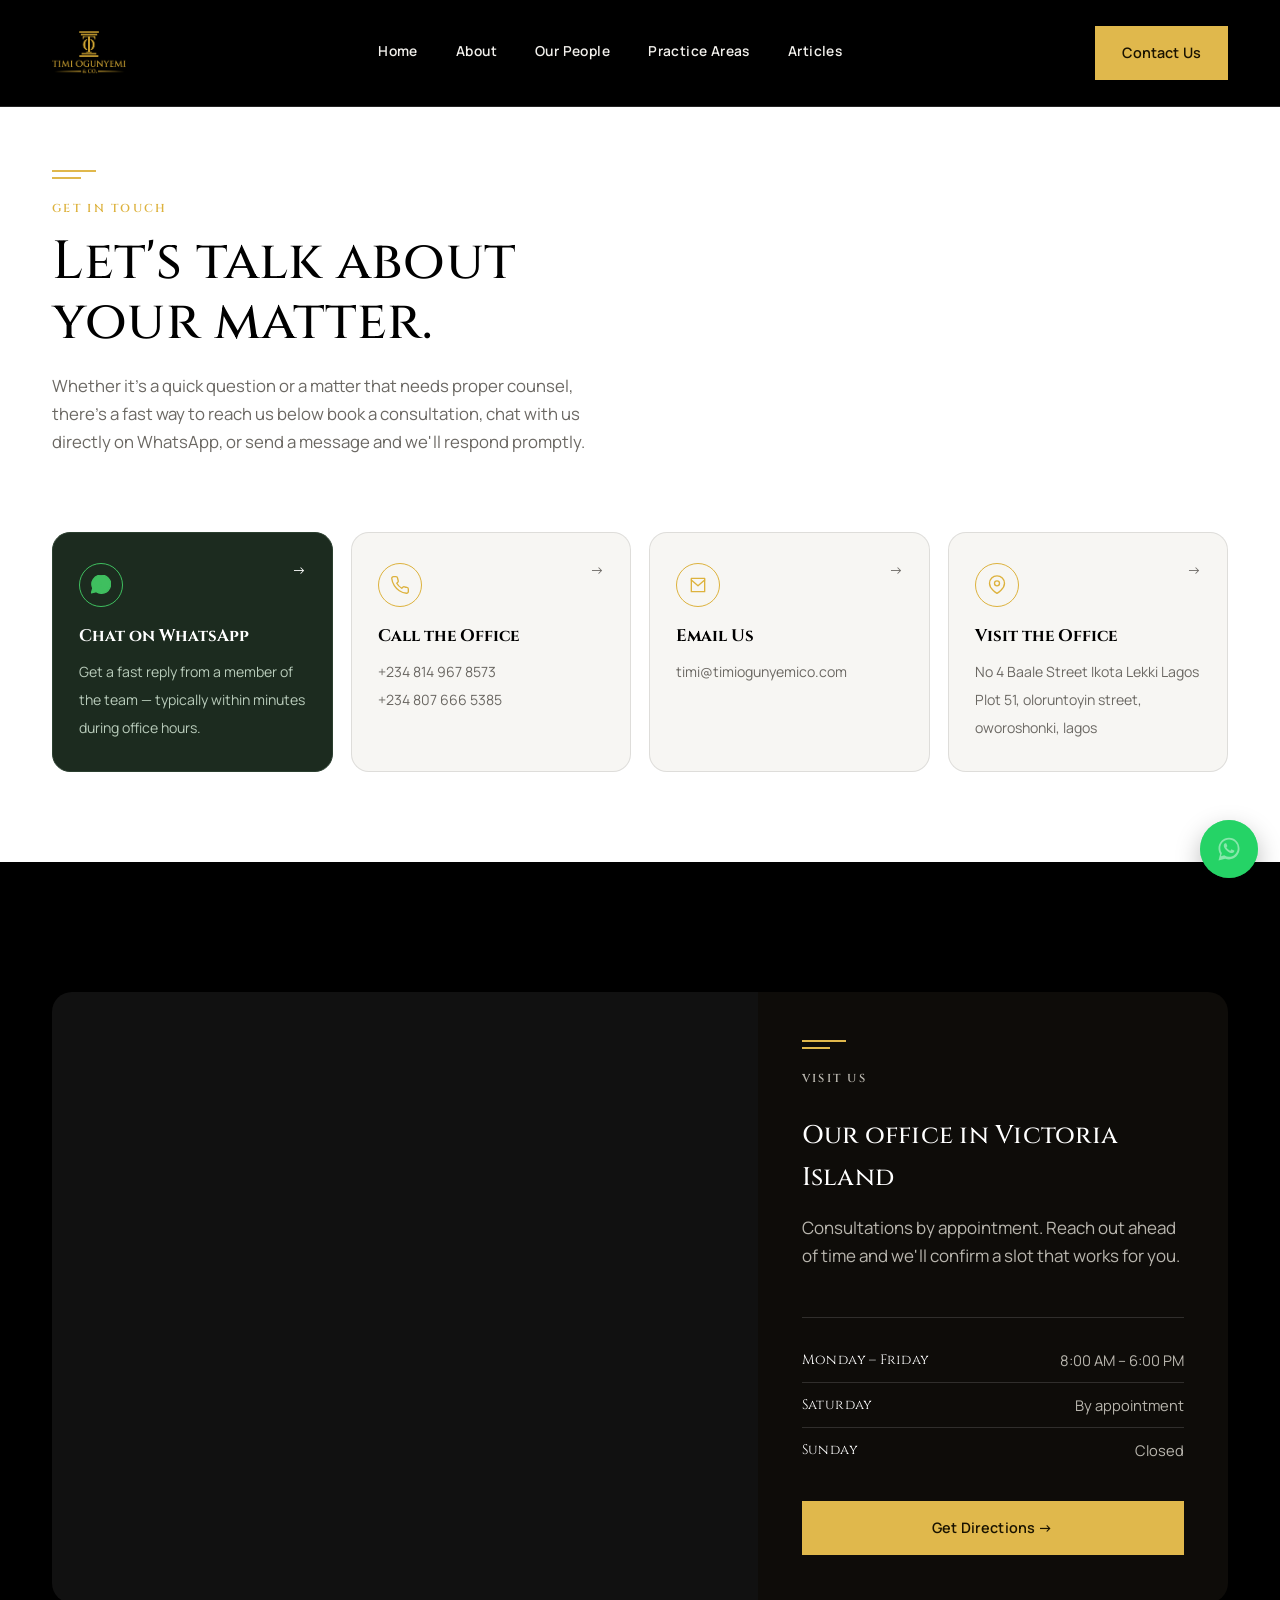
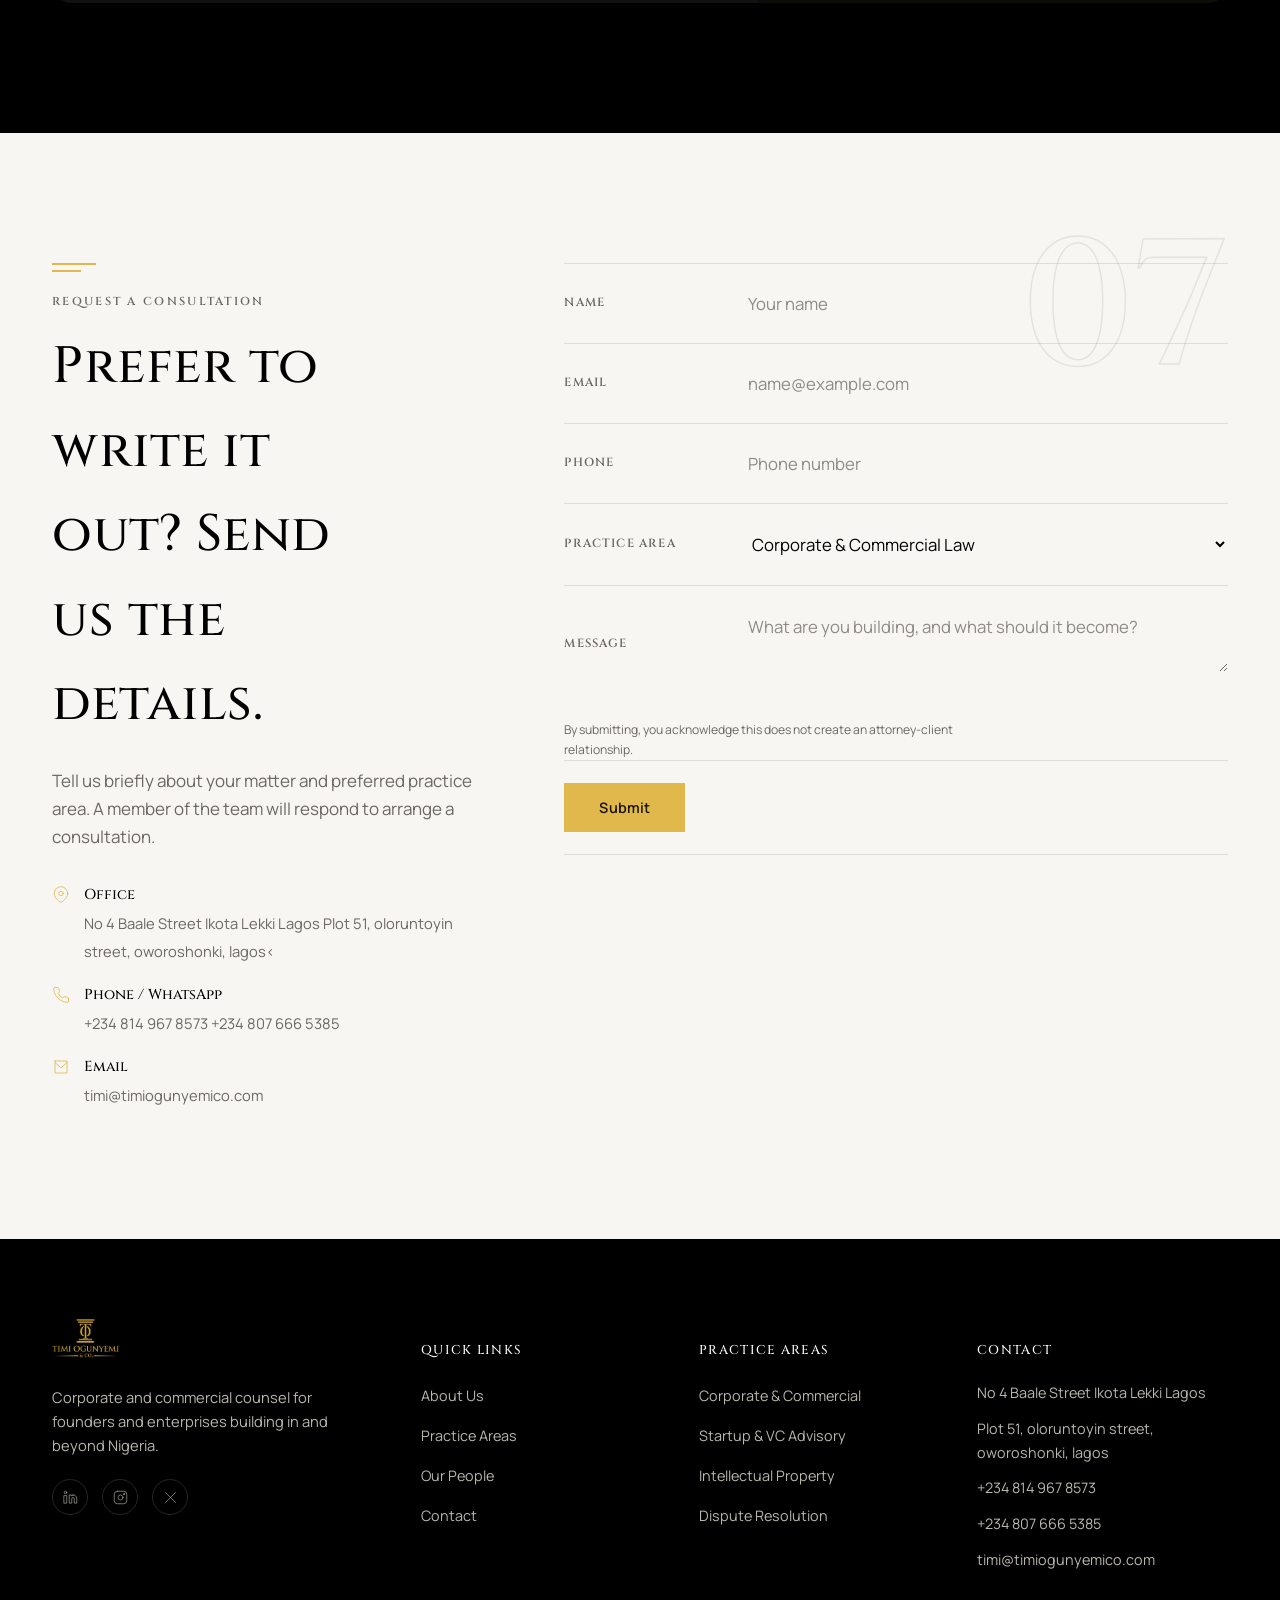
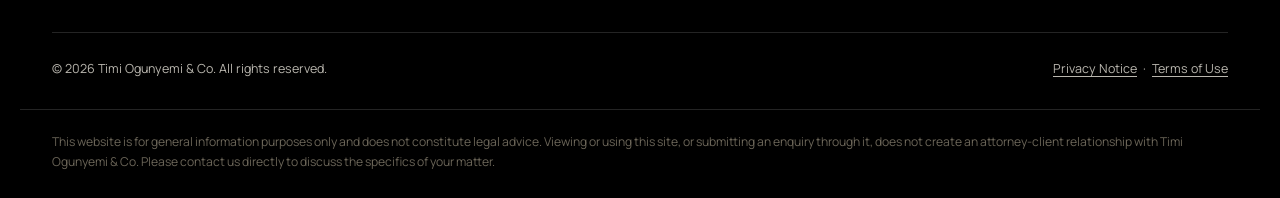
<file: contact.html>
<!doctype html>
<html lang="en">
  <head>
    <meta charset="UTF-8" />
    <meta name="viewport" content="width=device-width, initial-scale=1.0" />
    <title>Contact Us — Timi Ogunyemi &amp; Co.</title>
    <meta
      name="description"
      content="Get in touch with Timi Ogunyemi & Co. — book a consultation, chat with us on WhatsApp, call, email, or find our office in Victoria Island, Lagos."
    />
    <link rel="alternate icon" href="assets/Layer 2.png" />
    <link rel="apple-touch-icon" href="assets/Layer 2.png" />
    <link rel="preconnect" href="https://fonts.googleapis.com" />
    <link rel="preconnect" href="https://fonts.gstatic.com" crossorigin />
    <link
      href="https://fonts.googleapis.com/css2?family=Cinzel:wght@400;500;600&family=Manrope:wght@400;500;600;700&display=swap"
      rel="stylesheet"
    />
    <link rel="stylesheet" href="assets/locomotive-scroll.css" />
    <link rel="stylesheet" href="assets/styles.css" />
  </head>
  <body>
    <div class="page-loader" id="pageLoader" aria-hidden="true">
      <div class="page-loader-mark">
        <img src="assets/Layer 2.png" alt="" />
      </div>
    </div>
    <div class="nav-backdrop" id="navBackdrop"></div>

    <!-- ================= HEADER ================= -->
    <header id="siteHeader">
      <div class="container">
        <a
          href="index.html"
          class="mark"
          aria-label="Timi Ogunyemi & Co. — home"
        >
          <img src="assets/logo-lockup.png" alt="Timi Ogunyemi & Co." />
        </a>

        <nav class="primary-nav" id="primaryNav">
          <div class="mobile-nav-brand">
            <img src="assets/logo-icon.png" alt="Timi Ogunyemi & Co." />
          </div>

          <div class="nav-group">
            <span class="nav-group-title">The Firm</span>
            <a href="index.html">Home</a>
            <a href="about.html">About</a>
            <a href="Our-people.html">Our People</a>
          </div>

          <div class="nav-group">
            <span class="nav-group-title">Work With Us</span>
            <a href="practice-areas.html">Practice Areas</a>
            <a href="articles.html">Articles</a>
          </div>

          <a href="contact.html" class="mobile-nav-cta">
            Let's Talk <span>→</span>
          </a>

          <div class="mobile-nav-social">
            <a href="#" aria-label="LinkedIn">
              <svg
                viewBox="0 0 24 24"
                fill="none"
                stroke-linecap="round"
                stroke-linejoin="round"
              >
                <path
                  d="M16 8a6 6 0 0 1 6 6v7h-4v-7a2 2 0 0 0-4 0v7h-4V8h4v1.5A6 6 0 0 1 16 8Z"
                />
                <rect x="2" y="9" width="4" height="12" />
                <circle cx="4" cy="4" r="2" />
              </svg>
            </a>
            <a href="#" aria-label="Instagram">
              <svg
                viewBox="0 0 24 24"
                fill="none"
                stroke-linecap="round"
                stroke-linejoin="round"
              >
                <rect x="2" y="2" width="20" height="20" rx="5" />
                <circle cx="12" cy="12" r="4" />
                <circle cx="17.5" cy="6.5" r="1" />
              </svg>
            </a>
            <a href="#" aria-label="X">
              <svg
                viewBox="0 0 24 24"
                fill="none"
                stroke-linecap="round"
                stroke-linejoin="round"
              >
                <path d="M4 4l16 16M20 4 4 20" />
              </svg>
            </a>
          </div>
        </nav>

        <a href="contact.html" class="btn gold active">Contact Us</a>

        <button
          class="nav-toggle"
          id="navToggle"
          aria-label="Open menu"
          aria-expanded="false"
        >
          <span class="bar"></span><span class="bar"></span
          ><span class="bar"></span>
        </button>
      </div>
    </header>

    <!-- ================= CONTACT HERO ================= -->
    <section class="contact-hero">
      <div class="container">
        <div class="pillar-rule" data-scroll><span></span><span></span></div>
        <p class="kicker" data-scroll>GET IN TOUCH</p>
        <h1 data-scroll style="margin-top: 14px">
          Let's talk about your matter.
        </h1>
        <p class="contact-hero-lede" data-scroll>
          Whether it's a quick question or a matter that needs proper counsel,
          there's a fast way to reach us below book a consultation, chat with us
          directly on WhatsApp, or send a message and we'll respond promptly.
        </p>
      </div>
    </section>

    <!-- ================= CONTACT METHODS ================= -->
    <section class="contact-methods">
      <div class="container">
        <div class="methods-grid stagger">
          <a
            href="https://wa.me/2348000000000?text=Hi%2C%20I%27d%20like%20to%20speak%20with%20someone%20at%20Timi%20Ogunyemi%20%26%20Co."
            class="method-card method-card--whatsapp"
            target="_blank"
            rel="noopener"
            data-scroll
          >
            <div class="method-icon">
              <svg
                viewBox="0 0 24 24"
                fill="none"
                stroke-width="1.6"
                stroke-linecap="round"
                stroke-linejoin="round"
              >
                <path
                  d="M20.5 3.5A10.9 10.9 0 0 0 12 0.2 10.9 10.9 0 0 0 2.2 15.9L0.5 21.5l5.8-1.5A10.9 10.9 0 0 0 12 21.9 10.9 10.9 0 0 0 20.5 3.5Z"
                />
                <path
                  d="M8.3 7.6c.3-.6.6-.6.9-.6h.7c.2 0 .5 0 .7.5l.9 2.1c.1.3.1.5 0 .8l-.6.9c-.1.2-.2.4 0 .7 1 1.7 2.4 2.9 4.1 3.7.3.1.5.1.7-.1l.9-1c.2-.2.4-.3.7-.2l2 .8c.3.1.4.3.4.6-.1 1.9-1.9 2.7-2.5 2.8-.9.1-2 .2-6-1.5-4.7-2-6.2-6.1-6.4-6.6-.1-.5-1-1.9-.4-3.9Z"
                />
              </svg>
            </div>
            <div>
              <strong>Chat on WhatsApp</strong>
              <span
                >Get a fast reply from a member of the team — typically within
                minutes during office hours.</span
              >
            </div>
            <span class="method-arrow">→</span>
          </a>

          <a href="tel:+2348000000000" class="method-card" data-scroll>
            <div class="method-icon">
              <svg
                viewBox="0 0 24 24"
                fill="none"
                stroke-width="1.6"
                stroke-linecap="round"
                stroke-linejoin="round"
              >
                <path
                  d="M22 16.92v3a2 2 0 0 1-2.18 2 19.79 19.79 0 0 1-8.63-3.07 19.5 19.5 0 0 1-6-6 19.79 19.79 0 0 1-3.07-8.67A2 2 0 0 1 4.11 2h3a2 2 0 0 1 2 1.72c.127.96.362 1.903.7 2.81a2 2 0 0 1-.45 2.11L8.09 9.91a16 16 0 0 0 6 6l1.27-1.27a2 2 0 0 1 2.11-.45c.907.338 1.85.573 2.81.7A2 2 0 0 1 22 16.92Z"
                />
              </svg>
            </div>
            <div>
              <strong>Call the Office</strong>
              <span>+234 814 967 8573</span>
              <br />
              <span>+234 807 666 5385</span>
            </div>
            <span class="method-arrow">→</span>
          </a>

          <a
            href="mailto:timi@timiogunyemi.law"
            class="method-card"
            data-scroll
          >
            <div class="method-icon">
              <svg
                viewBox="0 0 24 24"
                fill="none"
                stroke-width="1.6"
                stroke-linecap="round"
                stroke-linejoin="round"
              >
                <path d="M4 4h16v16H4V4Z" />
                <path d="m4 6 8 7 8-7" />
              </svg>
            </div>
            <div>
              <strong>Email Us</strong>
              <span>timi@timiogunyemico.com</span>
            </div>
            <span class="method-arrow">→</span>
          </a>

          <a
            href="https://maps.google.com/?q=Victoria+Island,+Lagos,+Nigeria"
            class="method-card"
            target="_blank"
            rel="noopener"
            data-scroll
          >
            <div class="method-icon">
              <svg
                viewBox="0 0 24 24"
                fill="none"
                stroke-width="1.6"
                stroke-linecap="round"
                stroke-linejoin="round"
              >
                <path d="M21 10c0 7-9 12-9 12s-9-5-9-12a9 9 0 0 1 18 0Z" />
                <circle cx="12" cy="10" r="3" />
              </svg>
            </div>
            <div>
              <strong>Visit the Office</strong>
              <span>No 4 Baale Street Ikota Lekki Lagos</span>
              <span>Plot 51, oloruntoyin street, oworoshonki, lagos</span>
            </div>
            <span class="method-arrow">→</span>
          </a>
        </div>
      </div>
    </section>

    <!-- ================= MAP + OFFICE HOURS ================= -->
    <section class="section onDark contact-map-section">
      <div class="container">
        <div class="contact-map-grid">
          <div class="contact-map-frame" data-scroll>
            <iframe
              title="Timi Ogunyemi & Co. office location"
              src="https://www.google.com/maps?q=Victoria+Island,+Lagos,+Nigeria&output=embed"
              width="100%"
              height="100%"
              style="border: 0"
              allowfullscreen=""
              loading="lazy"
              referrerpolicy="no-referrer-when-downgrade"
            ></iframe>
          </div>

          <div class="contact-map-info">
            <div class="pillar-rule" data-scroll>
              <span></span><span></span>
            </div>
            <p class="kicker" data-scroll>VISIT US</p>
            <h2 data-scroll style="margin-top: 14px; color: var(--white)">
              Our office in Victoria Island
            </h2>
            <p
              data-scroll
              style="margin-top: 16px; color: var(--text-onDark-soft)"
            >
              Consultations by appointment. Reach out ahead of time and we'll
              confirm a slot that works for you.
            </p>

            <div class="office-hours" data-scroll>
              <div class="hours-row">
                <span>Monday – Friday</span>
                <span>8:00 AM – 6:00 PM</span>
              </div>
              <div class="hours-row">
                <span>Saturday</span>
                <span>By appointment</span>
              </div>
              <div class="hours-row">
                <span>Sunday</span>
                <span>Closed</span>
              </div>
            </div>

            <a
              href="https://maps.google.com/?q=Victoria+Island,+Lagos,+Nigeria"
              class="btn gold"
              target="_blank"
              rel="noopener"
              style="margin-top: 28px"
              >Get Directions →</a
            >
          </div>
        </div>
      </div>
    </section>

    <!-- ================= CONSULTATION FORM ================= -->
    <section class="section consult-section" id="form">
      <span class="consult-watermark" aria-hidden="true">07</span>
      <div class="container">
        <div class="consult-grid">
          <div class="consult-copy">
            <div class="pillar-rule" data-scroll>
              <span></span><span></span>
            </div>
            <p class="kicker" data-scroll>REQUEST A CONSULTATION</p>
            <h2 data-scroll style="margin-top: 14px">
              Prefer to write it out? Send us the details.
            </h2>
            <p data-scroll>
              Tell us briefly about your matter and preferred practice area. A
              member of the team will respond to arrange a consultation.
            </p>

            <div class="contact-lines" data-scroll>
              <div class="line">
                <svg
                  viewBox="0 0 24 24"
                  fill="none"
                  stroke-linecap="round"
                  stroke-linejoin="round"
                >
                  <path d="M21 10c0 7-9 12-9 12s-9-5-9-12a9 9 0 0 1 18 0Z" />
                  <circle cx="12" cy="10" r="3" />
                </svg>
                <div>
                  <strong>Office</strong
                  ><span>No 4 Baale Street Ikota Lekki Lagos</span>
                  <span>Plot 51, oloruntoyin street, oworoshonki, lagos<</span>
                </div>
              </div>
              <div class="line">
                <svg
                  viewBox="0 0 24 24"
                  fill="none"
                  stroke-linecap="round"
                  stroke-linejoin="round"
                >
                  <path
                    d="M22 16.92v3a2 2 0 0 1-2.18 2 19.79 19.79 0 0 1-8.63-3.07 19.5 19.5 0 0 1-6-6 19.79 19.79 0 0 1-3.07-8.67A2 2 0 0 1 4.11 2h3a2 2 0 0 1 2 1.72c.127.96.362 1.903.7 2.81a2 2 0 0 1-.45 2.11L8.09 9.91a16 16 0 0 0 6 6l1.27-1.27a2 2 0 0 1 2.11-.45c.907.338 1.85.573 2.81.7A2 2 0 0 1 22 16.92Z"
                  />
                </svg>
                <div>
                  <strong>Phone / WhatsApp</strong
                  ><span>+234 814 967 8573</span>
                  <span>+234 807 666 5385</span>
                </div>
              </div>
              <div class="line">
                <svg
                  viewBox="0 0 24 24"
                  fill="none"
                  stroke-linecap="round"
                  stroke-linejoin="round"
                >
                  <path d="M4 4h16v16H4V4Z" />
                  <path d="m4 6 8 7 8-7" />
                </svg>
                <div>
                  <strong>Email</strong><span>timi@timiogunyemico.com</span>
                </div>
              </div>
            </div>
          </div>

          <form class="consult-form" id="consultForm" data-scroll>
            <div class="consult-form-row">
              <label for="fname">Name</label>
              <div class="field-wrap">
                <input
                  type="text"
                  id="fname"
                  name="fname"
                  placeholder="Your name"
                  required
                />
              </div>
            </div>

            <div class="consult-form-row">
              <label for="email">Email</label>
              <div class="field-wrap">
                <input
                  type="email"
                  id="email"
                  name="email"
                  placeholder="name@example.com"
                  required
                />
              </div>
            </div>

            <div class="consult-form-row">
              <label for="phone">Phone</label>
              <div class="field-wrap">
                <input
                  type="tel"
                  id="phone"
                  name="phone"
                  placeholder="Phone number"
                />
              </div>
            </div>

            <div class="consult-form-row">
              <label for="area">Practice area</label>
              <div class="field-wrap">
                <select id="area" name="area">
                  <option>Corporate &amp; Commercial Law</option>
                  <option>Startup &amp; VC Advisory</option>
                  <option>Intellectual Property</option>
                  <option>Regulatory &amp; Compliance</option>
                  <option>Dispute Resolution</option>
                  <option>Tax Advisory</option>
                  <option>Other</option>
                </select>
              </div>
            </div>

            <div class="consult-form-row">
              <label for="message">Message</label>
              <div class="field-wrap">
                <textarea
                  id="message"
                  name="message"
                  placeholder="What are you building, and what should it become?"
                  required
                ></textarea>
              </div>
            </div>

            <p class="form-note">
              By submitting, you acknowledge this does not create an
              attorney-client relationship.
            </p>

            <div class="consult-form-row consult-form-row--submit">
              <button type="submit" class="btn gold" id="consultSubmitBtn">
                Submit
              </button>
            </div>

            <div class="form-success" id="formSuccess">
              Thank you — your request has been received. We'll be in touch
              shortly.
            </div>
            <div class="form-preview" id="formPreview" style="display: none">
              <h4>Your message is ready to send:</h4>
              <pre id="formPreviewBody"></pre>
              <p class="form-preview-note">
                Your email app should have opened with this pre-filled. If
                nothing opened, copy the message above and send it to
                <strong>hello@timiogunyemi.law</strong> directly.
              </p>
            </div>
          </form>
        </div>
      </div>
    </section>

    <!-- ================= FOOTER ================= -->
    <footer>
      <div class="container">
        <div class="footer-grid">
          <div>
            <a href="index.html" class="mark"
              ><img src="assets/logo-lockup.png" alt="Timi Ogunyemi & Co."
            /></a>
            <p class="about-line">
              Corporate and commercial counsel for founders and enterprises
              building in and beyond Nigeria.
            </p>
            <div class="footer-social">
              <a href="#" aria-label="LinkedIn"
                ><svg
                  viewBox="0 0 24 24"
                  fill="none"
                  stroke-linecap="round"
                  stroke-linejoin="round"
                >
                  <path
                    d="M16 8a6 6 0 0 1 6 6v7h-4v-7a2 2 0 0 0-4 0v7h-4V8h4v1.5A6 6 0 0 1 16 8Z"
                  />
                  <rect x="2" y="9" width="4" height="12" />
                  <circle cx="4" cy="4" r="2" /></svg
              ></a>
              <a href="#" aria-label="Instagram"
                ><svg
                  viewBox="0 0 24 24"
                  fill="none"
                  stroke-linecap="round"
                  stroke-linejoin="round"
                >
                  <rect x="2" y="2" width="20" height="20" rx="5" />
                  <circle cx="12" cy="12" r="4" />
                  <circle cx="17.5" cy="6.5" r="1" /></svg
              ></a>
              <a href="#" aria-label="X"
                ><svg
                  viewBox="0 0 24 24"
                  fill="none"
                  stroke-linecap="round"
                  stroke-linejoin="round"
                >
                  <path d="M4 4l16 16M20 4 4 20" /></svg
              ></a>
            </div>
          </div>
          <div>
            <h5>QUICK LINKS</h5>
            <ul>
              <li><a href="about.html">About Us</a></li>
              <li><a href="practice-areas.html">Practice Areas</a></li>
              <li><a href="Our-people.html">Our People</a></li>
              <li><a href="contact.html">Contact</a></li>
            </ul>
          </div>
          <div>
            <h5>PRACTICE AREAS</h5>
            <ul>
              <li>
                <a href="index.html#practice">Corporate &amp; Commercial</a>
              </li>
              <li>
                <a href="index.html#practice">Startup &amp; VC Advisory</a>
              </li>
              <li><a href="index.html#practice">Intellectual Property</a></li>
              <li><a href="index.html#practice">Dispute Resolution</a></li>
            </ul>
          </div>
          <div>
            <h5>CONTACT</h5>
            <ul class="cng">
              <li>No 4 Baale Street Ikota Lekki Lagos</li>
              <li>Plot 51, oloruntoyin street, oworoshonki, lagos</li>
              <li>+234 814 967 8573</li>
              <li>+234 807 666 5385</li>
              <li>
                <a href="mailto:timi@timiogunyemico.com"
                  >timi@timiogunyemico.com</a
                >
              </li>
            </ul>
          </div>
        </div>
        <div class="footer-bottom">
          <span>&copy; 2026 Timi Ogunyemi &amp; Co. All rights reserved.</span>

          <span
            ><a href="#">Privacy Notice</a> &nbsp;·&nbsp;
            <a href="#">Terms of Use</a></span
          >
        </div>
      </div>
      <p class="footer-disclaimer">
        This website is for general information purposes only and does not
        constitute legal advice. Viewing or using this site, or submitting an
        enquiry through it, does not create an attorney-client relationship with
        Timi Ogunyemi &amp; Co. Please contact us directly to discuss the
        specifics of your matter.
      </p>
    </footer>

    <script>
      window.lenis = null;
    </script>
    <script src="assets/locomotive-lenis.min.js"></script>
    <script>
      window.lenis = window.Lenis;
    </script>
    <script src="assets/locomotive-scroll.umd.js"></script>
    <script src="assets/main.js"></script>
  </body>
</html>
</file>
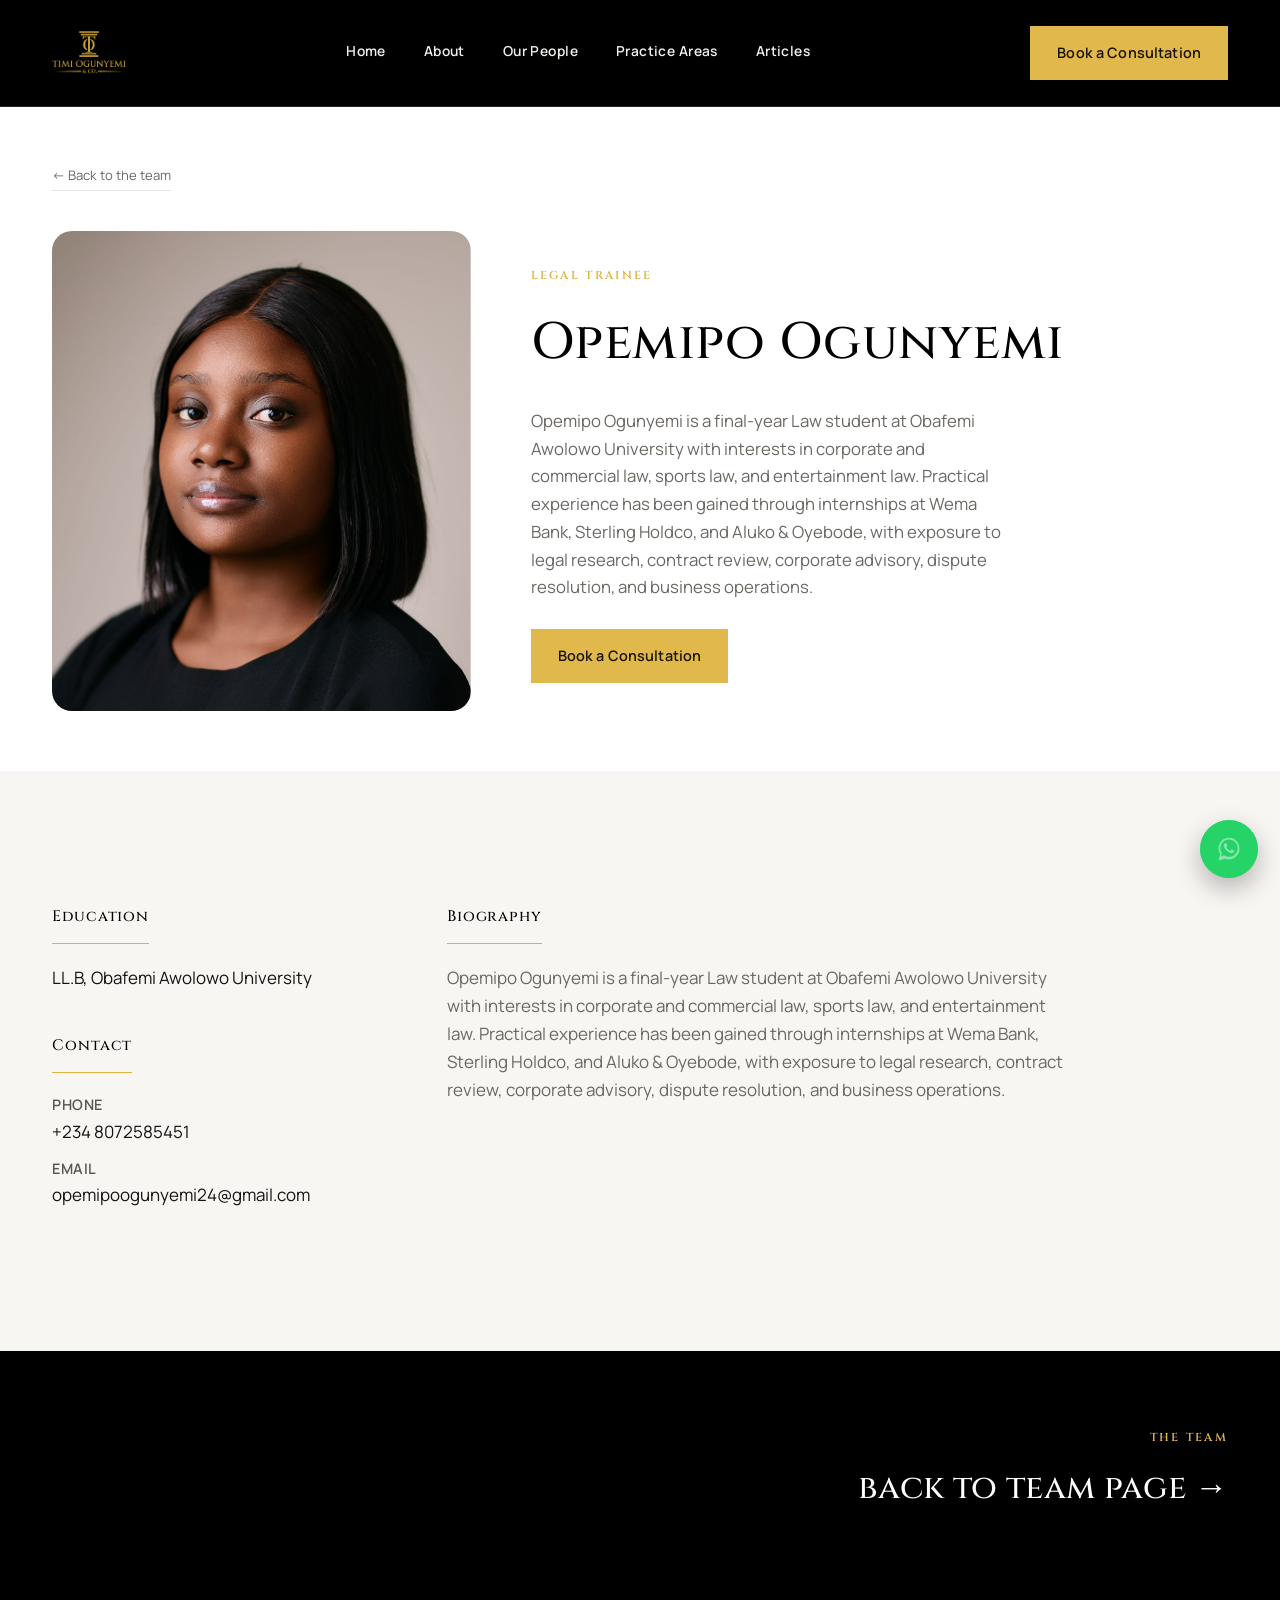
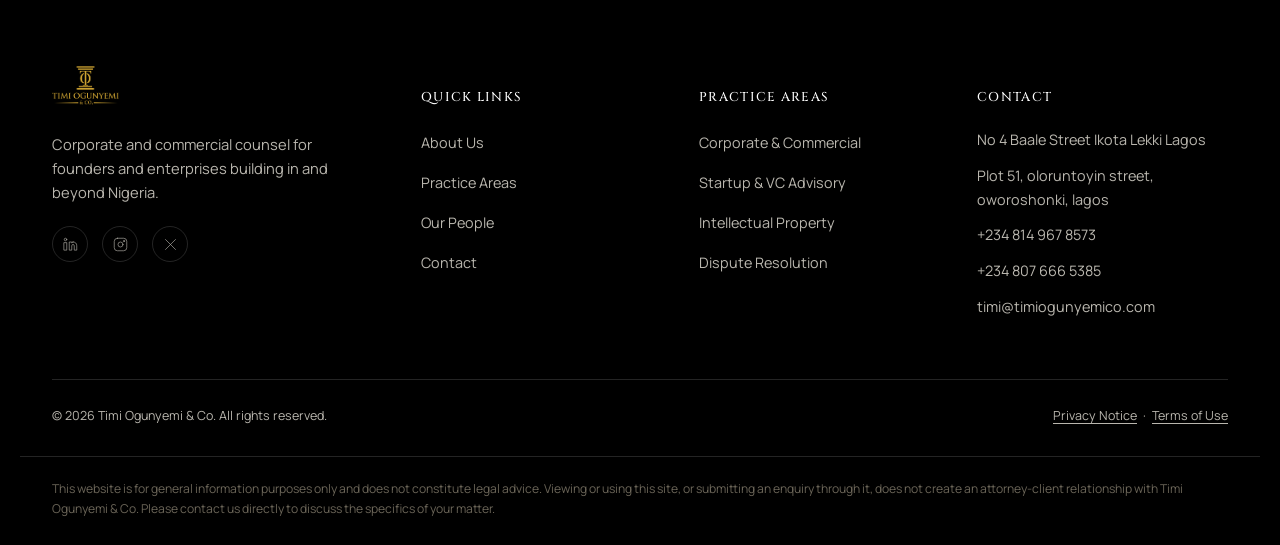
<file: opemipo-ogunyemi.html>
<!doctype html>
<html lang="en">
  <head>
    <meta charset="UTF-8" />
    <meta name="viewport" content="width=device-width, initial-scale=1.0" />
    <title>Opemipo Ogunyemi — Legal Trainee | Timi Ogunyemi &amp; Co.</title>
    <meta
      name="description"
      content="Opemipo Ogunyemi, Legal Trainee at Timi Ogunyemi & Co., a final-year Law student at Obafemi Awolowo University with interests in corporate and commercial law, sports law and entertainment law."
    />
    <link rel="alternate icon" href="assets/Layer 2.png" />
    <link rel="apple-touch-icon" href="assets/apple-touch-icon.png" />
    <link rel="preconnect" href="https://fonts.googleapis.com" />
    <link rel="preconnect" href="https://fonts.gstatic.com" crossorigin />
    <link
      href="https://fonts.googleapis.com/css2?family=Cinzel:wght@400;500;600&family=Manrope:wght@400;500;600;700&display=swap"
      rel="stylesheet"
    />
    <link rel="stylesheet" href="assets/locomotive-scroll.css" />
    <link rel="stylesheet" href="assets/styles.css" />
    <style>
      /* Profile page extras (bullet lists, experience blocks) */
      .profile-list {
        list-style: disc;
        padding-left: 1.2em;
        margin: 0 0 1.6em;
      }
      .profile-list li {
        margin-bottom: 0.5em;
        line-height: 1.7;
      }
      .profile-block {
        margin-bottom: 2.2em;
      }
      .profile-block h4 {
        margin: 0 0 0.8em;
        font-weight: 600;
      }
      .profile-block .role {
        display: block;
        font-weight: 400;
        opacity: 0.7;
        margin-top: 0.2em;
      }
      .profile-plain {
        list-style: none;
        padding: 0;
        margin: 0;
      }
      .profile-plain li {
        margin-bottom: 0.6em;
        line-height: 1.7;
      }
      .profile-plain .label {
        display: block;
        font-weight: 600;
        opacity: 0.7;
        font-size: 0.85em;
        letter-spacing: 0.04em;
        text-transform: uppercase;
      }
    </style>
  </head>
  <body>
    <div class="nav-backdrop" id="navBackdrop"></div>

    <header id="siteHeader">
      <div class="container">
        <a
          href="index.html"
          class="mark"
          aria-label="Timi Ogunyemi & Co. — home"
        >
          <img src="assets/logo-lockup.png" alt="Timi Ogunyemi & Co." />
        </a>

        <nav class="primary-nav" id="primaryNav">
          <div class="mobile-nav-brand">
            <img src="assets/logo-icon.png" alt="Timi Ogunyemi & Co." />
          </div>

          <div class="nav-group">
            <span class="nav-group-title">The Firm</span>
            <a href="index.html">Home</a>
            <a href="about.html">About</a>
            <a href="Our-people.html">Our People</a>
          </div>

          <div class="nav-group">
            <span class="nav-group-title">Work With Us</span>
            <a href="practice-areas.html">Practice Areas</a>
            <a href="articles.html">Articles</a>
          </div>

          <a href="contact.html" class="mobile-nav-cta">
            Let's Talk <span>→</span>
          </a>

          <div class="mobile-nav-social">
            <a href="#" aria-label="LinkedIn">
              <svg
                viewBox="0 0 24 24"
                fill="none"
                stroke-linecap="round"
                stroke-linejoin="round"
              >
                <path
                  d="M16 8a6 6 0 0 1 6 6v7h-4v-7a2 2 0 0 0-4 0v7h-4V8h4v1.5A6 6 0 0 1 16 8Z"
                />
                <rect x="2" y="9" width="4" height="12" />
                <circle cx="4" cy="4" r="2" />
              </svg>
            </a>
            <a href="#" aria-label="Instagram">
              <svg
                viewBox="0 0 24 24"
                fill="none"
                stroke-linecap="round"
                stroke-linejoin="round"
              >
                <rect x="2" y="2" width="20" height="20" rx="5" />
                <circle cx="12" cy="12" r="4" />
                <circle cx="17.5" cy="6.5" r="1" />
              </svg>
            </a>
            <a href="#" aria-label="X">
              <svg
                viewBox="0 0 24 24"
                fill="none"
                stroke-linecap="round"
                stroke-linejoin="round"
              >
                <path d="M4 4l16 16M20 4 4 20" />
              </svg>
            </a>
          </div>
        </nav>

        <a href="contact.html" class="btn gold">Book a Consultation</a>

        <button
          class="nav-toggle"
          id="navToggle"
          aria-label="Open menu"
          aria-expanded="false"
        >
          <span class="bar"></span><span class="bar"></span
          ><span class="bar"></span>
        </button>
      </div>
    </header>

    <!-- ================= PROFILE HERO ================= -->
    <section class="profile-hero">
      <div class="container">
        <a href="Our-people.html" class="profile-back" data-scroll
          >← Back to the team</a
        >
        <div class="profile-hero-grid">
          <div class="profile-photo" data-scroll>
            <!-- TODO: replace with Opemipo's photo -->
            <img src="assets/opemipo.png" alt="Opemipo Ogunyemi" />
          </div>
          <div class="profile-intro">
            <span class="kicker" data-scroll>LEGAL TRAINEE</span>
            <h1 data-scroll>Opemipo Ogunyemi</h1>
            <p data-scroll>
              Opemipo Ogunyemi is a final-year Law student at Obafemi Awolowo
              University with interests in corporate and commercial law, sports
              law, and entertainment law. Practical experience has been gained
              through internships at Wema Bank, Sterling Holdco, and Aluko &amp;
              Oyebode, with exposure to legal research, contract review,
              corporate advisory, dispute resolution, and business operations.
            </p>
            <div class="profile-contact" data-scroll>
              <a href="contact.html" class="btn gold">Book a Consultation</a>
            </div>
          </div>
        </div>
      </div>
    </section>

    <!-- ================= EDUCATION, CONTACT & BIOGRAPHY ================= -->
    <section class="section profile-detail">
      <div class="container">
        <div class="profile-detail-grid">
          <div class="profile-detail-col" data-scroll>
            <h3>Education</h3>
            <ul class="profile-plain">
              <li>LL.B, Obafemi Awolowo University</li>
            </ul>

            <h3 style="margin-top: 2em">Contact</h3>
            <ul class="profile-plain">
              <li>
                <span class="label">Phone</span>
                <a href="tel:+2348072585451">+234 8072585451</a>
              </li>
              <li>
                <span class="label">Email</span>
                <a href="mailto:opemipoogunyemi24@gmail.com"
                  >opemipoogunyemi24@gmail.com</a
                >
              </li>
            </ul>
          </div>
          <div class="profile-detail-col profile-detail-col--wide" data-scroll>
            <h3>Biography</h3>
            <p>
              Opemipo Ogunyemi is a final-year Law student at Obafemi Awolowo
              University with interests in corporate and commercial law, sports
              law, and entertainment law. Practical experience has been gained
              through internships at Wema Bank, Sterling Holdco, and Aluko &amp;
              Oyebode, with exposure to legal research, contract review,
              corporate advisory, dispute resolution, and business operations.
            </p>
          </div>
        </div>
      </div>
    </section>

    <!-- ================= BACK TO TEAM ================= -->
    <section class="profile-next">
      <a href="Our-people.html" class="profile-next-link" data-scroll>
        <span class="kicker">THE TEAM</span>
        <h2>back to team page →</h2>
      </a>
    </section>

    <!-- ================= FOOTER ================= -->
    <footer>
      <div class="container">
        <div class="footer-grid">
          <div>
            <a href="index.html" class="mark"
              ><img src="assets/logo-lockup.png" alt="Timi Ogunyemi & Co."
            /></a>
            <p class="about-line">
              Corporate and commercial counsel for founders and enterprises
              building in and beyond Nigeria.
            </p>
            <div class="footer-social">
              <a href="#" aria-label="LinkedIn"
                ><svg
                  viewBox="0 0 24 24"
                  fill="none"
                  stroke-linecap="round"
                  stroke-linejoin="round"
                >
                  <path
                    d="M16 8a6 6 0 0 1 6 6v7h-4v-7a2 2 0 0 0-4 0v7h-4V8h4v1.5A6 6 0 0 1 16 8Z"
                  />
                  <rect x="2" y="9" width="4" height="12" />
                  <circle cx="4" cy="4" r="2" /></svg
              ></a>
              <a href="#" aria-label="Instagram"
                ><svg
                  viewBox="0 0 24 24"
                  fill="none"
                  stroke-linecap="round"
                  stroke-linejoin="round"
                >
                  <rect x="2" y="2" width="20" height="20" rx="5" />
                  <circle cx="12" cy="12" r="4" />
                  <circle cx="17.5" cy="6.5" r="1" /></svg
              ></a>
              <a href="#" aria-label="X"
                ><svg
                  viewBox="0 0 24 24"
                  fill="none"
                  stroke-linecap="round"
                  stroke-linejoin="round"
                >
                  <path d="M4 4l16 16M20 4 4 20" /></svg
              ></a>
            </div>
          </div>
          <div>
            <h5>QUICK LINKS</h5>
            <ul>
              <li><a href="about.html">About Us</a></li>
              <li><a href="practice-areas.html">Practice Areas</a></li>
              <li><a href="Our-people.html">Our People</a></li>
              <li><a href="contact.html">Contact</a></li>
            </ul>
          </div>
          <div>
            <h5>PRACTICE AREAS</h5>
            <ul>
              <li>
                <a href="index.html#practice">Corporate &amp; Commercial</a>
              </li>
              <li>
                <a href="index.html#practice">Startup &amp; VC Advisory</a>
              </li>
              <li><a href="index.html#practice">Intellectual Property</a></li>
              <li><a href="index.html#practice">Dispute Resolution</a></li>
            </ul>
          </div>
          <div>
            <h5>CONTACT</h5>
            <ul class="cng">
              <li>No 4 Baale Street Ikota Lekki Lagos</li>
              <li>Plot 51, oloruntoyin street, oworoshonki, lagos</li>
              <li>+234 814 967 8573</li>
              <li>+234 807 666 5385</li>
              <li>
                <a href="mailto:timi@timiogunyemico.com"
                  >timi@timiogunyemico.com</a
                >
              </li>
            </ul>
          </div>
        </div>
        <div class="footer-bottom">
          <span>&copy; 2026 Timi Ogunyemi &amp; Co. All rights reserved.</span>

          <span
            ><a href="#">Privacy Notice</a> &nbsp;·&nbsp;
            <a href="#">Terms of Use</a></span
          >
        </div>
      </div>
      <p class="footer-disclaimer">
        This website is for general information purposes only and does not
        constitute legal advice. Viewing or using this site, or submitting an
        enquiry through it, does not create an attorney-client relationship with
        Timi Ogunyemi &amp; Co. Please contact us directly to discuss the
        specifics of your matter.
      </p>
    </footer>

    <script>
      window.lenis = null;
    </script>
    <script src="assets/locomotive-lenis.min.js"></script>
    <script>
      window.lenis = window.Lenis;
    </script>
    <script src="assets/locomotive-scroll.umd.js"></script>
    <script src="assets/main.js"></script>
  </body>
</html>
</file>
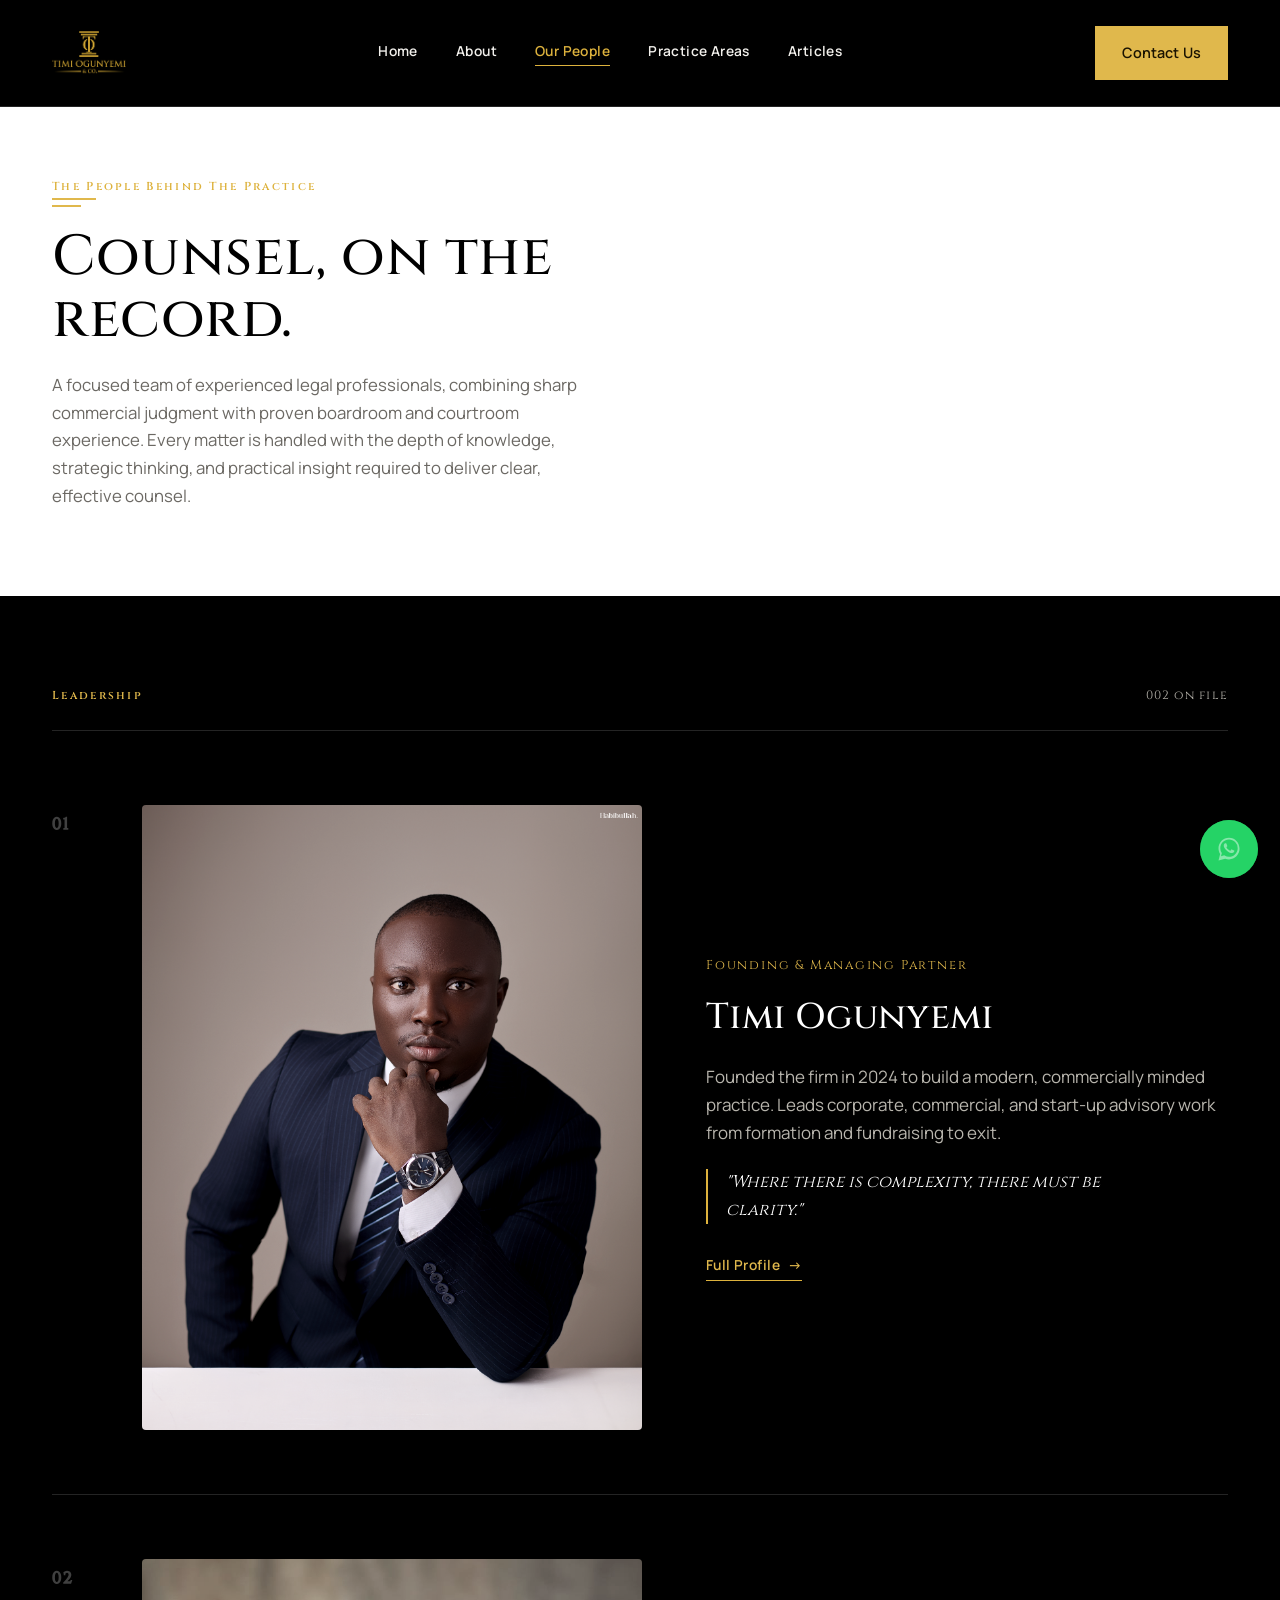
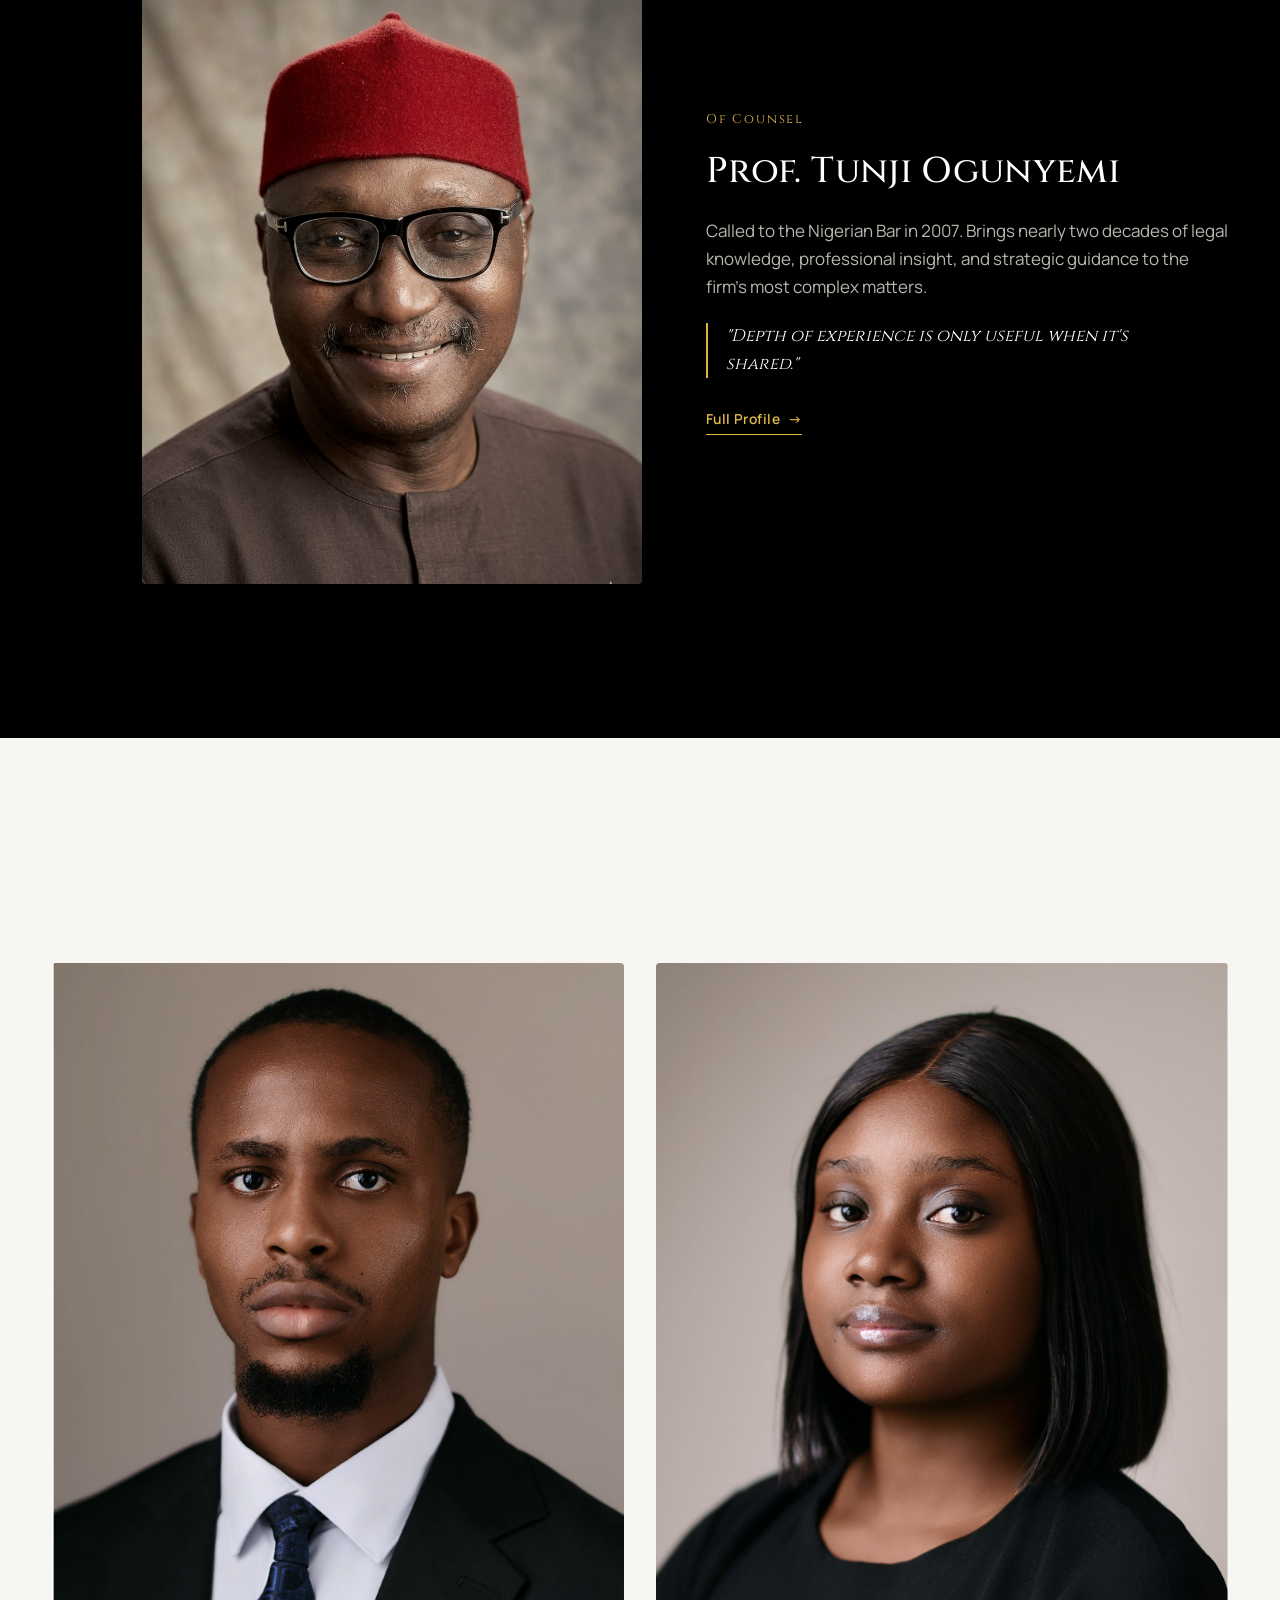
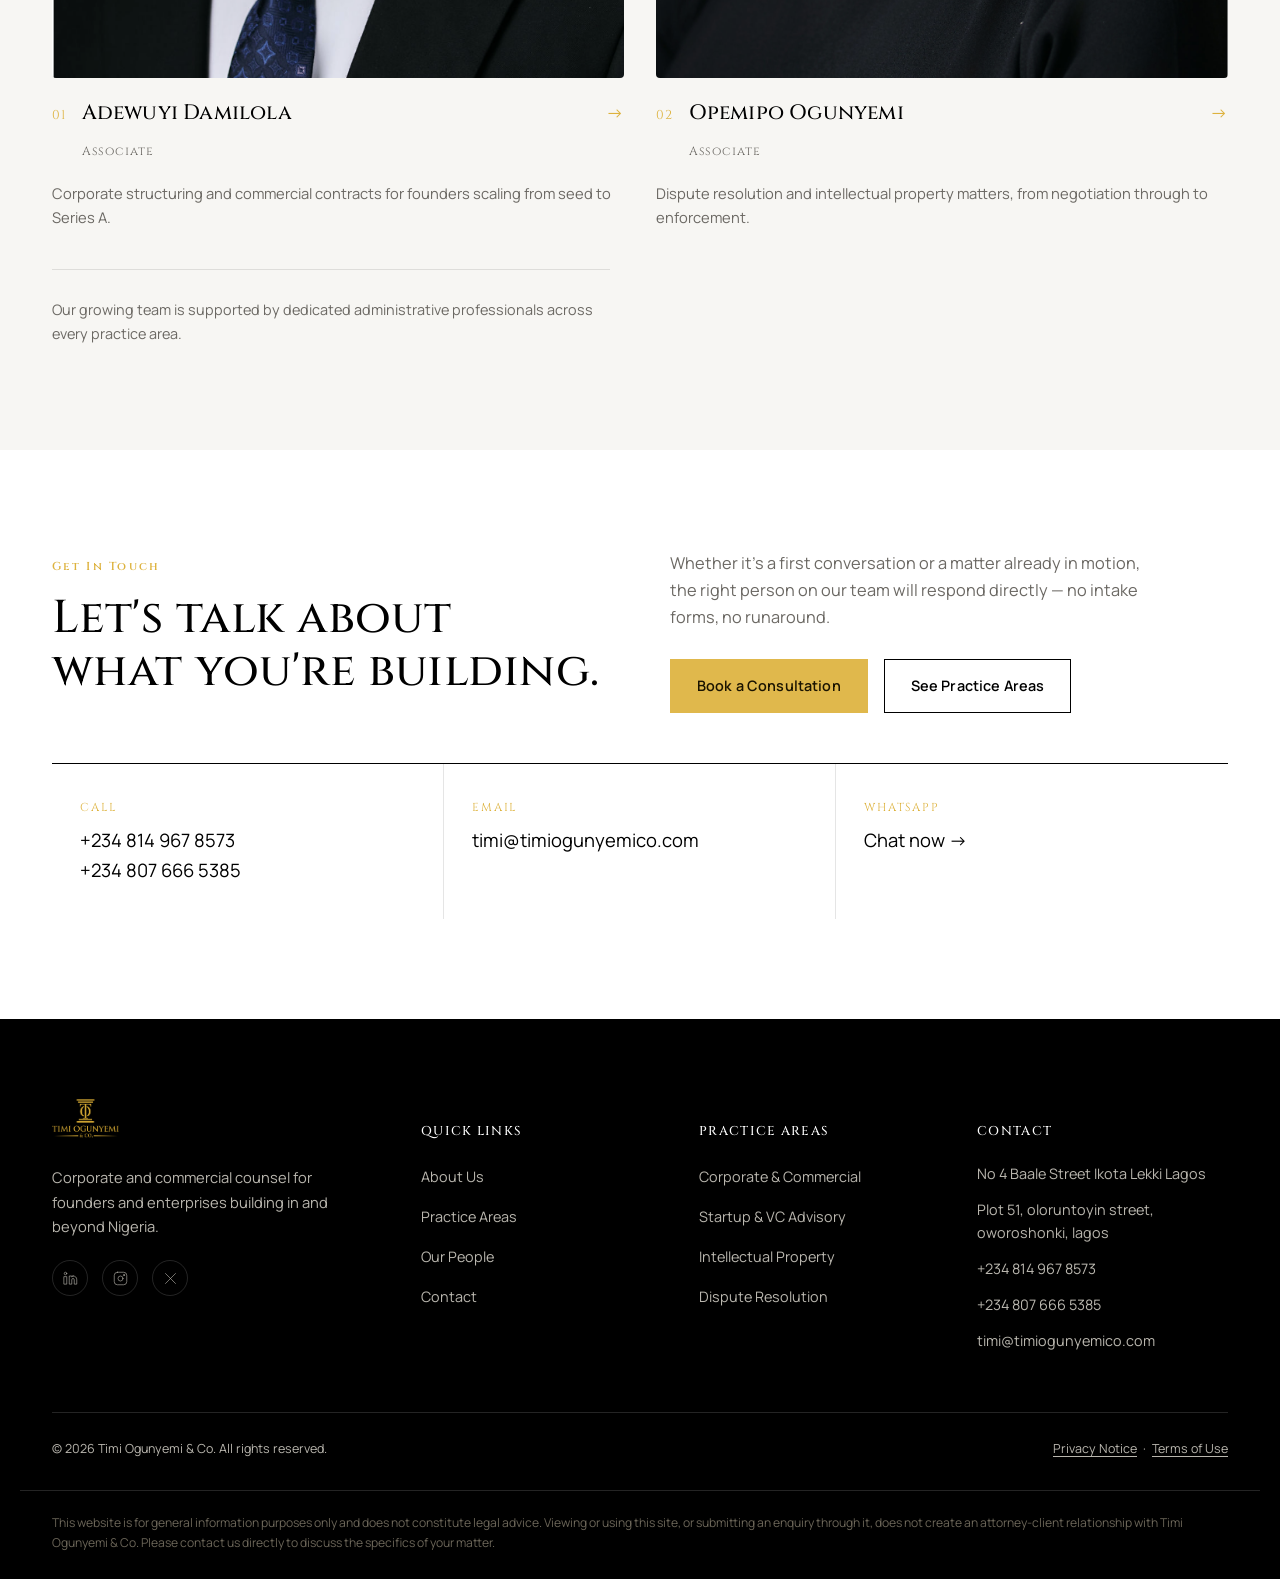
<file: Our-people.html>
<!doctype html>
<html lang="en">
  <head>
    <meta charset="UTF-8" />
    <meta name="viewport" content="width=device-width, initial-scale=1.0" />
    <title>Lawyers — Timi Ogunyemi &amp; Co.</title>
    <meta
      name="description"
      content="Meet the team at Timi Ogunyemi & Co. — founding partner, of counsel, and the lawyers advising founders and enterprises across Nigeria."
    />
    <link rel="alternate icon" href="assets/Layer 2.png" />
    <link rel="apple-touch-icon" href="assets/Layer 2.png" />
    <link rel="preconnect" href="https://fonts.googleapis.com" />
    <link rel="preconnect" href="https://fonts.gstatic.com" crossorigin />
    <link
      href="https://fonts.googleapis.com/css2?family=Cinzel:wght@400;500;600&family=Manrope:wght@400;500;600;700&display=swap"
      rel="stylesheet"
    />
    <link rel="stylesheet" href="assets/styles.css" />
  </head>
  <body>
    <div class="nav-backdrop" id="navBackdrop"></div>

    <!-- ================= HEADER ================= -->
    <header id="siteHeader">
      <div class="container">
        <a
          href="index.html"
          class="mark"
          aria-label="Timi Ogunyemi & Co. — home"
        >
          <img src="assets/logo-lockup.png" alt="Timi Ogunyemi & Co." />
        </a>

        <nav class="primary-nav" id="primaryNav">
          <div class="mobile-nav-brand">
            <img src="assets/logo-icon.png" alt="Timi Ogunyemi & Co." />
          </div>

          <div class="nav-group">
            <span class="nav-group-title">The Firm</span>
            <a href="index.html">Home</a>
            <a href="about.html">About</a>
            <a href="Our-people.html" class="active">Our People</a>
          </div>

          <div class="nav-group">
            <span class="nav-group-title">Work With Us</span>
            <a href="practice-areas.html">Practice Areas</a>
            <a href="articles.html">Articles</a>
          </div>

          <a href="contact.html" class="mobile-nav-cta">
            Let's Talk <span>→</span>
          </a>

          <div class="mobile-nav-social">
            <a href="#" aria-label="LinkedIn">
              <svg
                viewBox="0 0 24 24"
                fill="none"
                stroke-linecap="round"
                stroke-linejoin="round"
              >
                <path
                  d="M16 8a6 6 0 0 1 6 6v7h-4v-7a2 2 0 0 0-4 0v7h-4V8h4v1.5A6 6 0 0 1 16 8Z"
                />
                <rect x="2" y="9" width="4" height="12" />
                <circle cx="4" cy="4" r="2" />
              </svg>
            </a>
            <a href="#" aria-label="Instagram">
              <svg
                viewBox="0 0 24 24"
                fill="none"
                stroke-linecap="round"
                stroke-linejoin="round"
              >
                <rect x="2" y="2" width="20" height="20" rx="5" />
                <circle cx="12" cy="12" r="4" />
                <circle cx="17.5" cy="6.5" r="1" />
              </svg>
            </a>
            <a href="#" aria-label="X">
              <svg
                viewBox="0 0 24 24"
                fill="none"
                stroke-linecap="round"
                stroke-linejoin="round"
              >
                <path d="M4 4l16 16M20 4 4 20" />
              </svg>
            </a>
          </div>
        </nav>

        <a href="contact.html" class="btn gold">Contact Us</a>

        <button
          class="nav-toggle"
          id="navToggle"
          aria-label="Open menu"
          aria-expanded="false"
        >
          <span class="bar"></span><span class="bar"></span
          ><span class="bar"></span>
        </button>
      </div>
    </header>

    <!-- ================= HERO ================= -->
    <section class="people-hero">
      <div class="container">
        <span class="kicker" data-scroll>The People Behind The Practice</span>
        <div class="pillar-rule" data-scroll><span></span><span></span></div>
        <h1 data-scroll>Counsel, on the record.</h1>
        <p class="people-hero-lede" data-scroll>
          A focused team of experienced legal professionals, combining sharp
          commercial judgment with proven boardroom and courtroom experience.
          Every matter is handled with the depth of knowledge, strategic
          thinking, and practical insight required to deliver clear, effective
          counsel.
        </p>
      </div>
    </section>

    <!-- ================= LEADERSHIP DOSSIER ================= -->
    <section class="dossier">
      <div class="container">
        <div class="dossier-head" data-scroll>
          <span class="kicker">Leadership</span>
          <span class="dossier-count">002 on file</span>
        </div>

        <article class="dossier-entry" data-scroll>
          <div class="dossier-num">01</div>
          <div class="dossier-body">
            <div class="dossier-portrait">
              <img src="assets/HBA_9529.jpg" alt="Timi Ogunyemi" />
            </div>
            <div class="dossier-text">
              <span class="dossier-role">Founding &amp; Managing Partner</span>
              <h2>Timi Ogunyemi</h2>
              <p>
                Founded the firm in 2024 to build a modern, commercially minded
                practice. Leads corporate, commercial, and start-up advisory
                work from formation and fundraising to exit.
              </p>
              <blockquote class="dossier-quote">
                "Where there is complexity, there must be clarity."
              </blockquote>
              <a href="timi-ogunyemi.html" class="dossier-link">
                Full Profile <span>→</span>
              </a>
            </div>
          </div>
        </article>

        <article class="dossier-entry" data-scroll>
          <div class="dossier-num">02</div>
          <div class="dossier-body">
            <div class="dossier-portrait">
              <img
                src="assets/WhatsApp Image 2026-09-21 at 12.20.08 PM.jpeg"
                alt="Prof. Tunji Ogunyemi"
              />
            </div>
            <div class="dossier-text">
              <span class="dossier-role">Of Counsel</span>
              <h2>Prof. Tunji Ogunyemi</h2>
              <p>
                Called to the Nigerian Bar in 2007. Brings nearly two decades of
                legal knowledge, professional insight, and strategic guidance to
                the firm's most complex matters.
              </p>
              <blockquote class="dossier-quote">
                "Depth of experience is only useful when it's shared."
              </blockquote>
              <a href="tunji-ogunyemi.html" class="dossier-link">
                Full Profile <span>→</span>
              </a>
            </div>
          </div>
        </article>
      </div>
    </section>

    <!-- ================= ASSOCIATES ================= -->
    <section class="ledger">
      <div class="container">
        <div class="ledger-head" data-scroll>
          <span class="kicker">The Team</span>
          <h2>Associates &amp; Advisory Counsel</h2>
        </div>

        <div class="ledger-list">
          <a href="adewuyi-dami.html" class="ledger-row" data-scroll>
            <div class="ledger-row-photo">
              <img
                src="assets/Screenshot 2026-10-09 at 1.13.51 PM.png"
                alt="Associate name"
              />
            </div>
            <div class="ledger-row-main">
              <span class="ledger-row-num">01</span>
              <div class="ledger-row-text">
                <h3>Adewuyi Damilola</h3>
                <span class="ledger-row-role">Associate</span>
              </div>
              <span class="ledger-row-arrow">→</span>
            </div>
            <p class="ledger-row-focus">
              Corporate structuring and commercial contracts for founders
              scaling from seed to Series A.
            </p>
          </a>

          <a href="opemipo-ogunyemi.html" class="ledger-row" data-scroll>
            <div class="ledger-row-photo">
              <img src="assets/opemipo.png" alt="Associate name" />
            </div>
            <div class="ledger-row-main">
              <span class="ledger-row-num">02</span>
              <div class="ledger-row-text">
                <h3>Opemipo Ogunyemi</h3>
                <span class="ledger-row-role">Associate</span>
              </div>
              <span class="ledger-row-arrow">→</span>
            </div>
            <p class="ledger-row-focus">
              Dispute resolution and intellectual property matters, from
              negotiation through to enforcement.
            </p>
          </a>
        </div>

        <p class="ledger-note" data-scroll>
          Our growing team is supported by dedicated administrative
          professionals across every practice area.
        </p>
      </div>
    </section>

    <!-- ================= CTA ================= -->
    <section class="talk-cta">
      <div class="container">
        <div class="talk-cta-top">
          <div class="talk-cta-heading" data-scroll>
            <span class="kicker">Get In Touch</span>
            <h2>Let's talk about<br />what you're building.</h2>
          </div>
          <div class="talk-cta-copy" data-scroll>
            <p>
              Whether it's a first conversation or a matter already in motion,
              the right person on our team will respond directly — no intake
              forms, no runaround.
            </p>
            <div class="talk-cta-actions" data-scroll>
              <a href="contact.html" class="btn gold">Book a Consultation</a>
              <a href="practice-areas.html" class="btn ghost">
                See Practice Areas
              </a>
            </div>
          </div>
        </div>

        <div class="talk-cta-strip" data-scroll>
          <a href="tel:+2348000000000" class="talk-cta-item">
            <span class="talk-cta-label">Call</span>
            <span class="talk-cta-value"
              >+234 814 967 8573 <br />+234 807 666 5385</span
            >
          </a>
          <a href="mailto:hello@timiogunyemi.law" class="talk-cta-item">
            <span class="talk-cta-label">Email</span>
            <span class="talk-cta-value">timi@timiogunyemico.com</span>
          </a>
          <a
            href="https://wa.me/2348000000000"
            class="talk-cta-item"
            target="_blank"
            rel="noopener"
          >
            <span class="talk-cta-label">WhatsApp</span>
            <span class="talk-cta-value">Chat now →</span>
          </a>
        </div>
      </div>
    </section>
    <!-- ================= FOOTER ================= -->
    <footer>
      <div class="container">
        <div class="footer-grid">
          <div>
            <a href="index.html" class="mark"
              ><img src="assets/logo-lockup.png" alt="Timi Ogunyemi & Co."
            /></a>
            <p class="about-line">
              Corporate and commercial counsel for founders and enterprises
              building in and beyond Nigeria.
            </p>
            <div class="footer-social">
              <a href="#" aria-label="LinkedIn"
                ><svg
                  viewBox="0 0 24 24"
                  fill="none"
                  stroke-linecap="round"
                  stroke-linejoin="round"
                >
                  <path
                    d="M16 8a6 6 0 0 1 6 6v7h-4v-7a2 2 0 0 0-4 0v7h-4V8h4v1.5A6 6 0 0 1 16 8Z"
                  />
                  <rect x="2" y="9" width="4" height="12" />
                  <circle cx="4" cy="4" r="2" /></svg
              ></a>
              <a href="#" aria-label="Instagram"
                ><svg
                  viewBox="0 0 24 24"
                  fill="none"
                  stroke-linecap="round"
                  stroke-linejoin="round"
                >
                  <rect x="2" y="2" width="20" height="20" rx="5" />
                  <circle cx="12" cy="12" r="4" />
                  <circle cx="17.5" cy="6.5" r="1" /></svg
              ></a>
              <a href="#" aria-label="X"
                ><svg
                  viewBox="0 0 24 24"
                  fill="none"
                  stroke-linecap="round"
                  stroke-linejoin="round"
                >
                  <path d="M4 4l16 16M20 4 4 20" /></svg
              ></a>
            </div>
          </div>
          <div>
            <h5>QUICK LINKS</h5>
            <ul>
              <li><a href="about.html">About Us</a></li>
              <li><a href="practice-areas.html">Practice Areas</a></li>
              <li><a href="Our-people.html">Our People</a></li>
              <li><a href="contact.html">Contact</a></li>
            </ul>
          </div>
          <div>
            <h5>PRACTICE AREAS</h5>
            <ul>
              <li>
                <a href="index.html#practice">Corporate &amp; Commercial</a>
              </li>
              <li>
                <a href="index.html#practice">Startup &amp; VC Advisory</a>
              </li>
              <li><a href="index.html#practice">Intellectual Property</a></li>
              <li><a href="index.html#practice">Dispute Resolution</a></li>
            </ul>
          </div>
          <div>
            <h5>CONTACT</h5>
            <ul class="cng">
              <li>No 4 Baale Street Ikota Lekki Lagos</li>
              <li>Plot 51, oloruntoyin street, oworoshonki, lagos</li>
              <li>+234 814 967 8573</li>
              <li>+234 807 666 5385</li>
              <li>
                <a href="mailto:timi@timiogunyemico.com"
                  >timi@timiogunyemico.com</a
                >
              </li>
            </ul>
          </div>
        </div>
        <div class="footer-bottom">
          <span>&copy; 2026 Timi Ogunyemi &amp; Co. All rights reserved.</span>

          <span
            ><a href="#">Privacy Notice</a> &nbsp;·&nbsp;
            <a href="#">Terms of Use</a></span
          >
        </div>
      </div>
      <p class="footer-disclaimer">
        This website is for general information purposes only and does not
        constitute legal advice. Viewing or using this site, or submitting an
        enquiry through it, does not create an attorney-client relationship with
        Timi Ogunyemi &amp; Co. Please contact us directly to discuss the
        specifics of your matter.
      </p>
    </footer>
    <script>
      document.addEventListener("DOMContentLoaded", () => {
        const targets = document.querySelectorAll("[data-scroll]");
        if (!("IntersectionObserver" in window) || !targets.length) {
          targets.forEach((el) => el.classList.add("is-inview"));
          return;
        }
        const observer = new IntersectionObserver(
          (entries) => {
            entries.forEach((entry) => {
              if (entry.isIntersecting) {
                entry.target.classList.add("is-inview");
                observer.unobserve(entry.target);
              }
            });
          },
          { threshold: 0.15, rootMargin: "0px 0px -60px 0px" },
        );
        targets.forEach((el) => observer.observe(el));
      });
    </script>

    <script src="assets/main.js"></script>
  </body>
</html>
</file>
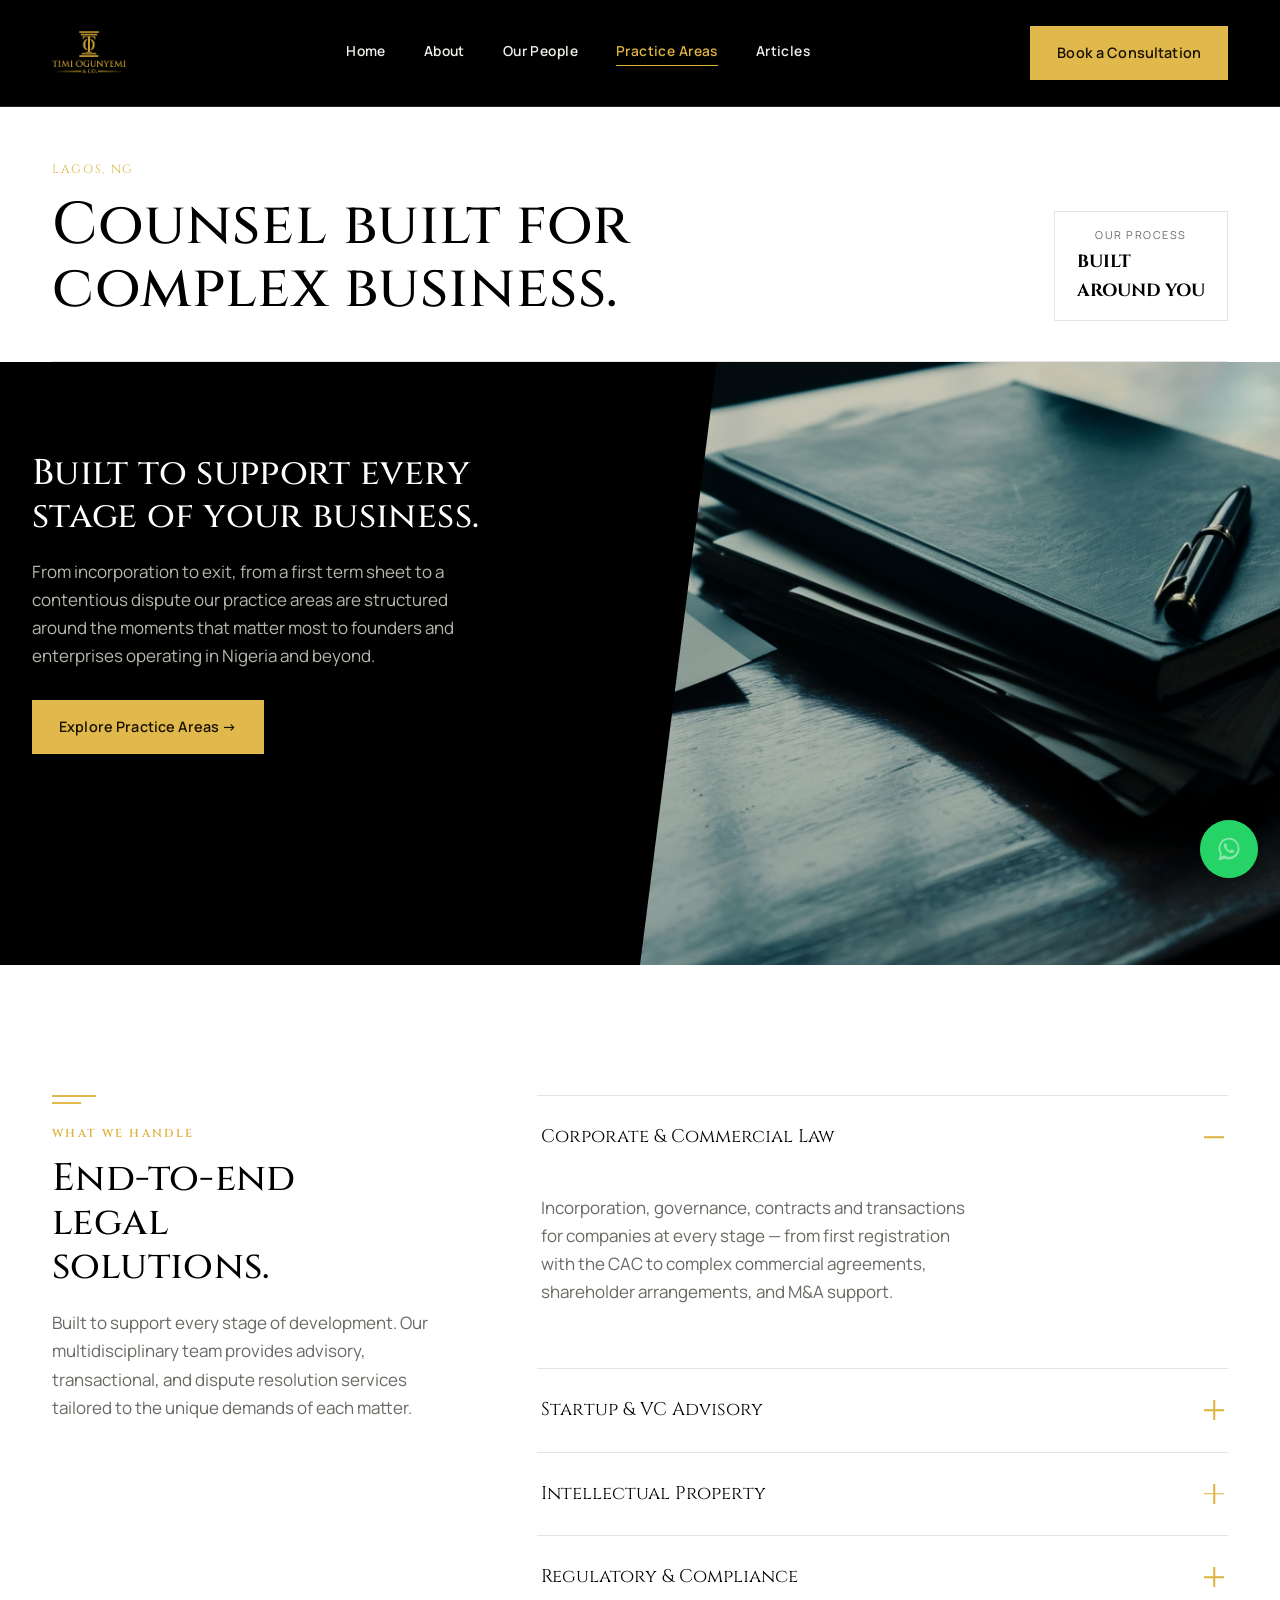
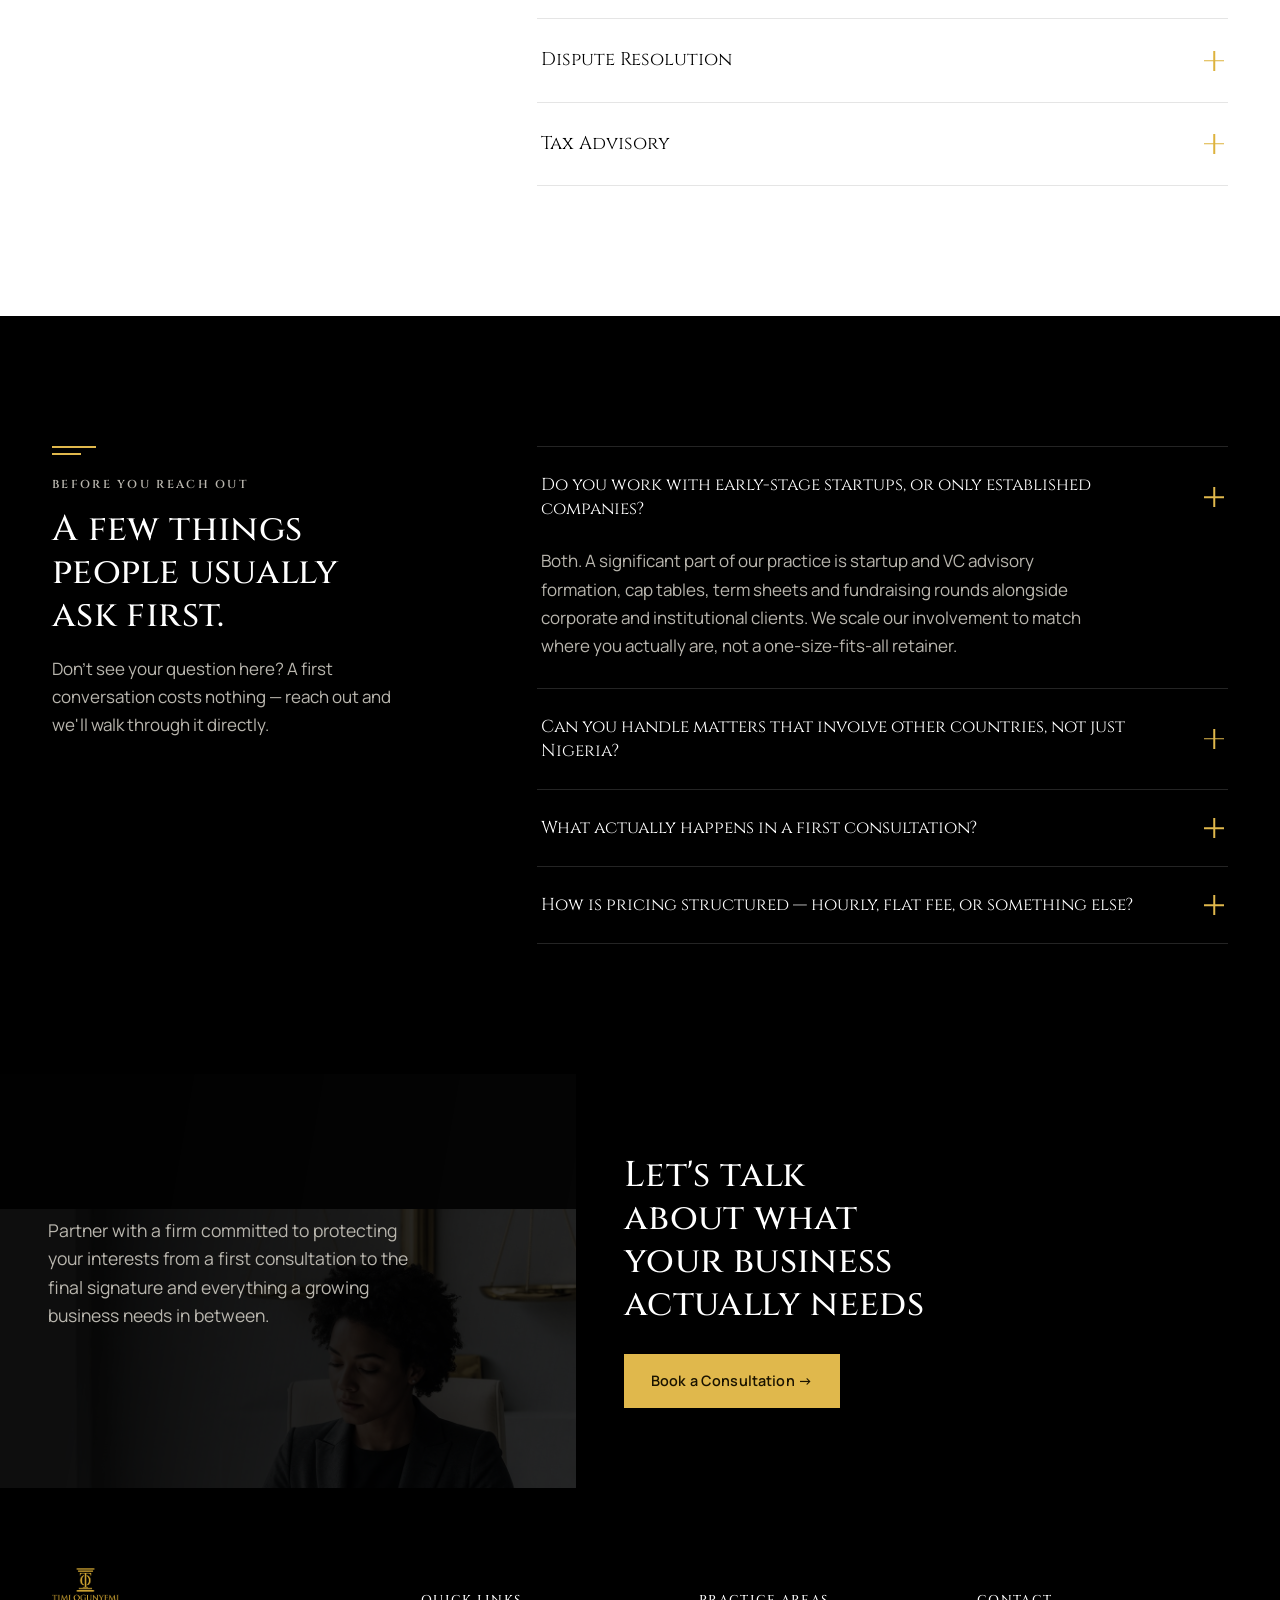
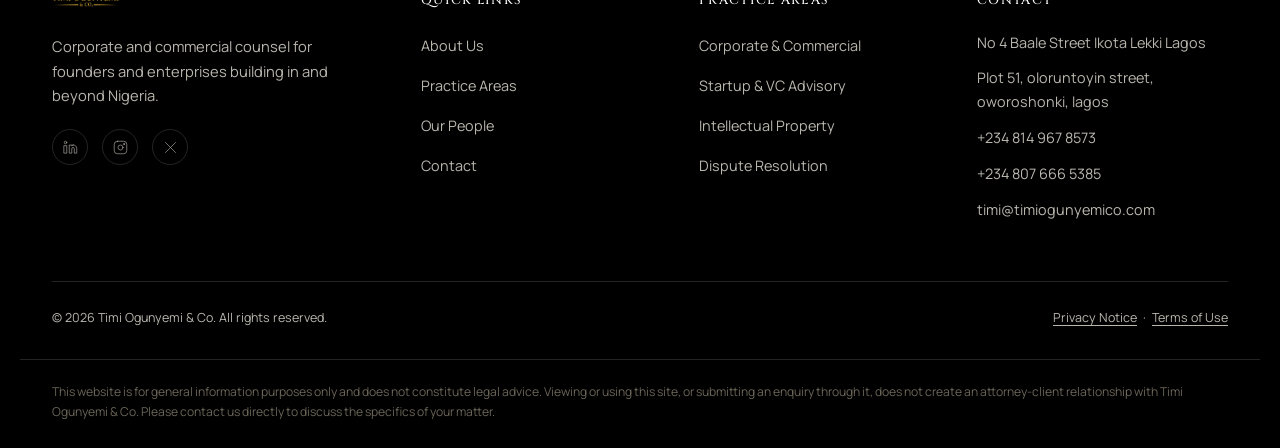
<file: practice-areas.html>
<!doctype html>
<html lang="en">
  <head>
    <meta charset="UTF-8" />
    <meta name="viewport" content="width=device-width, initial-scale=1.0" />
    <title>Practice Areas — Timi Ogunyemi &amp; Co.</title>
    <meta
      name="description"
      content="Corporate, startup, IP, regulatory, dispute resolution and tax counsel from Timi Ogunyemi & Co., Lagos."
    />
    <link rel="alternate icon" href="assets/Layer 2.png" />
    <link rel="apple-touch-icon" href="assets/Layer 2.png" />
    <link rel="preconnect" href="https://fonts.googleapis.com" />
    <link rel="preconnect" href="https://fonts.gstatic.com" crossorigin />
    <link
      href="https://fonts.googleapis.com/css2?family=Cinzel:wght@400;500;600&family=Manrope:wght@400;500;600;700&display=swap"
      rel="stylesheet"
    />
    <link rel="stylesheet" href="assets/locomotive-scroll.css" />
    <link rel="stylesheet" href="assets/styles.css" />
  </head>
  <body>
    <div class="nav-backdrop" id="navBackdrop"></div>

    <!-- ================= HEADER ================= -->
    <header id="siteHeader">
      <div class="container">
        <a
          href="index.html"
          class="mark"
          aria-label="Timi Ogunyemi & Co. — home"
        >
          <img src="assets/logo-lockup.png" alt="Timi Ogunyemi & Co." />
        </a>

        <nav class="primary-nav" id="primaryNav">
          <div class="mobile-nav-brand">
            <img src="assets/logo-icon.png" alt="Timi Ogunyemi & Co." />
          </div>

          <div class="nav-group">
            <span class="nav-group-title">The Firm</span>
            <a href="index.html">Home</a>
            <a href="about.html">About</a>
            <a href="Our-people.html">Our People</a>
          </div>

          <div class="nav-group">
            <span class="nav-group-title">Work With Us</span>
            <a href="practice-areas.html" class="active">Practice Areas</a>
            <a href="articles.html">Articles</a>
          </div>

          <a href="contact.html" class="mobile-nav-cta">
            Let's Talk <span>→</span>
          </a>

          <div class="mobile-nav-social">
            <a href="#" aria-label="LinkedIn">
              <svg
                viewBox="0 0 24 24"
                fill="none"
                stroke-linecap="round"
                stroke-linejoin="round"
              >
                <path
                  d="M16 8a6 6 0 0 1 6 6v7h-4v-7a2 2 0 0 0-4 0v7h-4V8h4v1.5A6 6 0 0 1 16 8Z"
                />
                <rect x="2" y="9" width="4" height="12" />
                <circle cx="4" cy="4" r="2" />
              </svg>
            </a>
            <a href="#" aria-label="Instagram">
              <svg
                viewBox="0 0 24 24"
                fill="none"
                stroke-linecap="round"
                stroke-linejoin="round"
              >
                <rect x="2" y="2" width="20" height="20" rx="5" />
                <circle cx="12" cy="12" r="4" />
                <circle cx="17.5" cy="6.5" r="1" />
              </svg>
            </a>
            <a href="#" aria-label="X">
              <svg
                viewBox="0 0 24 24"
                fill="none"
                stroke-linecap="round"
                stroke-linejoin="round"
              >
                <path d="M4 4l16 16M20 4 4 20" />
              </svg>
            </a>
          </div>
        </nav>

        <a href="contact.html" class="btn gold">Book a Consultation</a>

        <button
          class="nav-toggle"
          id="navToggle"
          aria-label="Open menu"
          aria-expanded="false"
        >
          <span class="bar"></span><span class="bar"></span
          ><span class="bar"></span>
        </button>
      </div>
    </header>

    <!-- ================= PRACTICE HERO ================= -->
    <section class="pa-hero">
      <div class="container">
        <div class="pa-hero-top">
          <div class="pa-hero-meta">
            <span class="pa-loc">LAGOS, NG</span>
            <h1 data-scroll>Counsel built for<br />complex business.</h1>
          </div>

          <div class="pa-hero-est" data-scroll>
            <span>OUR PROCESS</span>
            <strong>BUILT<br />AROUND YOU</strong>
          </div>
        </div>
      </div>

      <div class="pa-hero-band">
        <div class="pa-hero-band-copy" data-scroll>
          <h2>Built to support every stage of your business.</h2>
          <p>
            From incorporation to exit, from a first term sheet to a contentious
            dispute our practice areas are structured around the moments that
            matter most to founders and enterprises operating in Nigeria and
            beyond.
          </p>
          <a href="#areas" class="btn gold">Explore Practice Areas →</a>
        </div>
        <div
          class="pa-hero-band-visual"
          data-scroll
          data-scroll-speed="0.15"
          data-scroll-fade-only
        >
          <img
            src="assets/photorealistic-law-environment copy.jpg"
            alt="Counsel reviewing documents"
          />
        </div>
      </div>
    </section>

    <!-- ================= END-TO-END SOLUTIONS / ACCORDION ================= -->
    <section class="section pa-solutions" id="areas">
      <div class="container">
        <div class="pa-solutions-grid">
          <div class="pa-solutions-copy">
            <div class="pillar-rule" data-scroll>
              <span></span><span></span>
            </div>
            <p class="kicker" data-scroll>WHAT WE HANDLE</p>
            <h2 data-scroll style="margin-top: 14px">
              End-to-end legal solutions.
            </h2>
            <p data-scroll style="margin-top: 20px; color: var(--text-soft)">
              Built to support every stage of development. Our multidisciplinary
              team provides advisory, transactional, and dispute resolution
              services tailored to the unique demands of each matter.
            </p>
          </div>

          <div class="pa-accordion">
            <details class="pa-item" open data-scroll>
              <summary>
                <span class="pa-item-title"
                  >Corporate &amp; Commercial Law</span
                >
                <span class="pa-item-icon"></span>
              </summary>
              <div class="pa-item-body">
                <div class="pa-item-text">
                  <p>
                    Incorporation, governance, contracts and transactions for
                    companies at every stage — from first registration with the
                    CAC to complex commercial agreements, shareholder
                    arrangements, and M&amp;A support.
                  </p>
                </div>
                <div class="pa-item-media"></div>
              </div>
            </details>

            <details class="pa-item" data-scroll>
              <summary>
                <span class="pa-item-title">Startup &amp; VC Advisory</span>
                <span class="pa-item-icon"></span>
              </summary>
              <div class="pa-item-body">
                <div class="pa-item-text">
                  <p>
                    Formation, cap table structuring, SAFE notes, term sheets
                    and fundraising rounds — guided with founder-first
                    pragmatism from pre-seed through to exit.
                  </p>
                </div>
              </div>
            </details>

            <details class="pa-item" data-scroll>
              <summary>
                <span class="pa-item-title">Intellectual Property</span>
                <span class="pa-item-icon"></span>
              </summary>
              <div class="pa-item-body">
                <div class="pa-item-text">
                  <p>
                    Trademark registration, licensing, brand protection
                    strategy, and IP audits for businesses building lasting
                    value in a competitive market.
                  </p>
                </div>
              </div>
            </details>

            <details class="pa-item" data-scroll>
              <summary>
                <span class="pa-item-title">Regulatory &amp; Compliance</span>
                <span class="pa-item-icon"></span>
              </summary>
              <div class="pa-item-body">
                <div class="pa-item-text">
                  <p>
                    Navigating CAC, NDPC, sector regulators and cross-border
                    obligations with clarity — including data protection
                    compliance and industry-specific licensing.
                  </p>
                </div>
              </div>
            </details>

            <details class="pa-item" data-scroll>
              <summary>
                <span class="pa-item-title">Dispute Resolution</span>
                <span class="pa-item-icon"></span>
              </summary>
              <div class="pa-item-body">
                <div class="pa-item-text">
                  <p>
                    Negotiation, mediation, arbitration and litigation strategy
                    focused on protecting outcomes and resolving matters
                    efficiently.
                  </p>
                </div>
              </div>
            </details>

            <details class="pa-item" data-scroll>
              <summary>
                <span class="pa-item-title">Tax Advisory</span>
                <span class="pa-item-icon"></span>
              </summary>
              <div class="pa-item-body">
                <div class="pa-item-text">
                  <p>
                    Structuring guidance that keeps growing businesses compliant
                    and efficiently positioned, including transfer pricing
                    awareness for cross-border operations.
                  </p>
                </div>
              </div>
            </details>
          </div>
        </div>
      </div>
    </section>

    <!-- ================= FAQ ================= -->
    <section class="section onDark pa-faq">
      <div class="container">
        <div class="pa-faq-grid">
          <div class="pa-faq-copy">
            <div class="pillar-rule" data-scroll>
              <span></span><span></span>
            </div>
            <p class="kicker" data-scroll>BEFORE YOU REACH OUT</p>
            <h2 data-scroll style="margin-top: 14px; color: var(--white)">
              A few things people usually ask first.
            </h2>
            <p
              data-scroll
              style="margin-top: 18px; color: var(--text-onDark-soft)"
            >
              Don't see your question here? A first conversation costs nothing —
              reach out and we'll walk through it directly.
            </p>
          </div>

          <div class="pa-faq-list">
            <details class="pa-faq-item" open data-scroll>
              <summary>
                <span class="pa-faq-q"
                  >Do you work with early-stage startups, or only established
                  companies?</span
                >
                <span class="pa-item-icon"></span>
              </summary>
              <div class="pa-faq-a">
                <p>
                  Both. A significant part of our practice is startup and VC
                  advisory formation, cap tables, term sheets and fundraising
                  rounds alongside corporate and institutional clients. We scale
                  our involvement to match where you actually are, not a
                  one-size-fits-all retainer.
                </p>
              </div>
            </details>

            <details class="pa-faq-item" data-scroll>
              <summary>
                <span class="pa-faq-q"
                  >Can you handle matters that involve other countries, not just
                  Nigeria?</span
                >
                <span class="pa-item-icon"></span>
              </summary>
              <div class="pa-faq-a">
                <p>
                  Yes. Several of our matters involve cross-border structuring,
                  licensing, or transactions with counsel or counterparties
                  outside Nigeria. We'll tell you upfront if a matter needs
                  additional foreign counsel, and coordinate directly with them
                  where required.
                </p>
              </div>
            </details>

            <details class="pa-faq-item" data-scroll>
              <summary>
                <span class="pa-faq-q"
                  >What actually happens in a first consultation?</span
                >
                <span class="pa-item-icon"></span>
              </summary>
              <div class="pa-faq-a">
                <p>
                  You tell us where things stand and what you're trying to
                  achieve. We ask the questions needed to understand the real
                  problem not just the legal question on the surface — and give
                  you a clear sense of next steps, likely scope, and cost before
                  any engagement begins.
                </p>
              </div>
            </details>

            <details class="pa-faq-item" data-scroll>
              <summary>
                <span class="pa-faq-q"
                  >How is pricing structured — hourly, flat fee, or something
                  else?</span
                >
                <span class="pa-item-icon"></span>
              </summary>
              <div class="pa-faq-a">
                <p>
                  It depends on the matter. Transactional and advisory work is
                  often quoted as a flat fee once scope is clear; litigation and
                  open-ended matters are usually hourly or milestone-based. We
                  agree on structure and cost with you before work begins — no
                  surprises on the invoice.
                </p>
              </div>
            </details>
          </div>
        </div>
      </div>
    </section>
    <!-- ================= CLOSING SPLIT PANEL ================= -->
    <section class="pa-closing">
      <div class="pa-closing-left">
        <div
          class="pa-closing-media"
          data-scroll
          data-scroll-speed="0.15"
          data-scroll-fade-only
        >
          <img src="assets/lawyer-at-desk.jpg" alt="" />
        </div>
        <div class="pa-closing-content">
          <p data-scroll>
            Partner with a firm committed to protecting your interests from a
            first consultation to the final signature and everything a growing
            business needs in between.
          </p>
        </div>
      </div>
      <div class="pa-closing-right">
        <h2 data-scroll>Let's talk about what your business actually needs</h2>
        <div class="pa-closing-cta" data-scroll>
          <a href="contact.html" class="btn gold">Book a Consultation →</a>
        </div>
      </div>
    </section>

    <!-- ================= FOOTER ================= -->
    <footer>
      <div class="container">
        <div class="footer-grid">
          <div>
            <a href="index.html" class="mark"
              ><img src="assets/logo-lockup.png" alt="Timi Ogunyemi & Co."
            /></a>
            <p class="about-line">
              Corporate and commercial counsel for founders and enterprises
              building in and beyond Nigeria.
            </p>
            <div class="footer-social">
              <a href="#" aria-label="LinkedIn"
                ><svg
                  viewBox="0 0 24 24"
                  fill="none"
                  stroke-linecap="round"
                  stroke-linejoin="round"
                >
                  <path
                    d="M16 8a6 6 0 0 1 6 6v7h-4v-7a2 2 0 0 0-4 0v7h-4V8h4v1.5A6 6 0 0 1 16 8Z"
                  />
                  <rect x="2" y="9" width="4" height="12" />
                  <circle cx="4" cy="4" r="2" /></svg
              ></a>
              <a href="#" aria-label="Instagram"
                ><svg
                  viewBox="0 0 24 24"
                  fill="none"
                  stroke-linecap="round"
                  stroke-linejoin="round"
                >
                  <rect x="2" y="2" width="20" height="20" rx="5" />
                  <circle cx="12" cy="12" r="4" />
                  <circle cx="17.5" cy="6.5" r="1" /></svg
              ></a>
              <a href="#" aria-label="X"
                ><svg
                  viewBox="0 0 24 24"
                  fill="none"
                  stroke-linecap="round"
                  stroke-linejoin="round"
                >
                  <path d="M4 4l16 16M20 4 4 20" /></svg
              ></a>
            </div>
          </div>
          <div>
            <h5>QUICK LINKS</h5>
            <ul>
              <li><a href="about.html">About Us</a></li>
              <li><a href="practice-areas.html">Practice Areas</a></li>
              <li><a href="Our-people.html">Our People</a></li>
              <li><a href="contact.html">Contact</a></li>
            </ul>
          </div>
          <div>
            <h5>PRACTICE AREAS</h5>
            <ul>
              <li>
                <a href="index.html#practice">Corporate &amp; Commercial</a>
              </li>
              <li>
                <a href="index.html#practice">Startup &amp; VC Advisory</a>
              </li>
              <li><a href="index.html#practice">Intellectual Property</a></li>
              <li><a href="index.html#practice">Dispute Resolution</a></li>
            </ul>
          </div>
          <div>
            <h5>CONTACT</h5>
            <ul class="cng">
              <li>No 4 Baale Street Ikota Lekki Lagos</li>
              <li>Plot 51, oloruntoyin street, oworoshonki, lagos</li>
              <li>+234 814 967 8573</li>
              <li>+234 807 666 5385</li>
              <li>
                <a href="mailto:timi@timiogunyemico.com"
                  >timi@timiogunyemico.com</a
                >
              </li>
            </ul>
          </div>
        </div>
        <div class="footer-bottom">
          <span>&copy; 2026 Timi Ogunyemi &amp; Co. All rights reserved.</span>

          <span
            ><a href="#">Privacy Notice</a> &nbsp;·&nbsp;
            <a href="#">Terms of Use</a></span
          >
        </div>
      </div>
      <p class="footer-disclaimer">
        This website is for general information purposes only and does not
        constitute legal advice. Viewing or using this site, or submitting an
        enquiry through it, does not create an attorney-client relationship with
        Timi Ogunyemi &amp; Co. Please contact us directly to discuss the
        specifics of your matter.
      </p>
    </footer>

    <script>
      window.lenis = null;
    </script>
    <script src="assets/locomotive-lenis.min.js"></script>
    <script>
      window.lenis = window.Lenis;
    </script>
    <script src="assets/locomotive-scroll.umd.js"></script>
    <script src="assets/main.js"></script>
  </body>
</html>
</file>
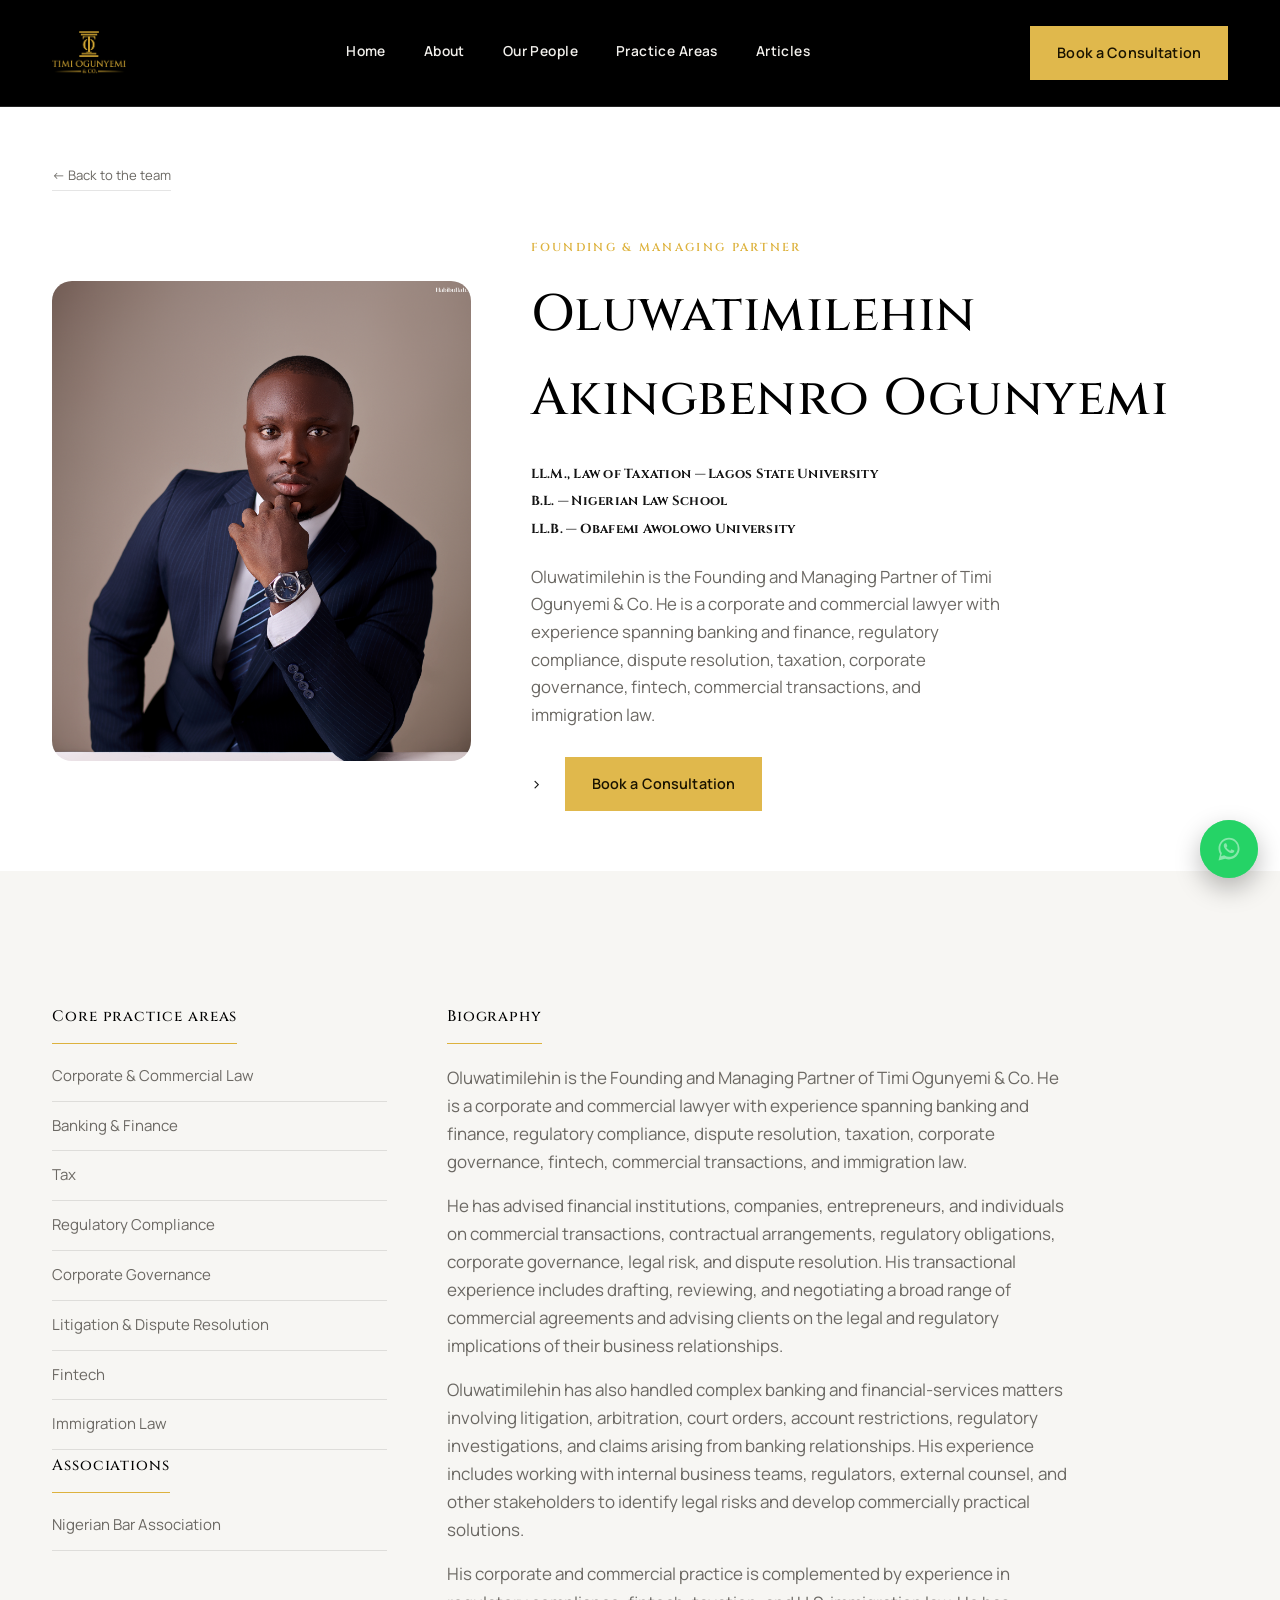
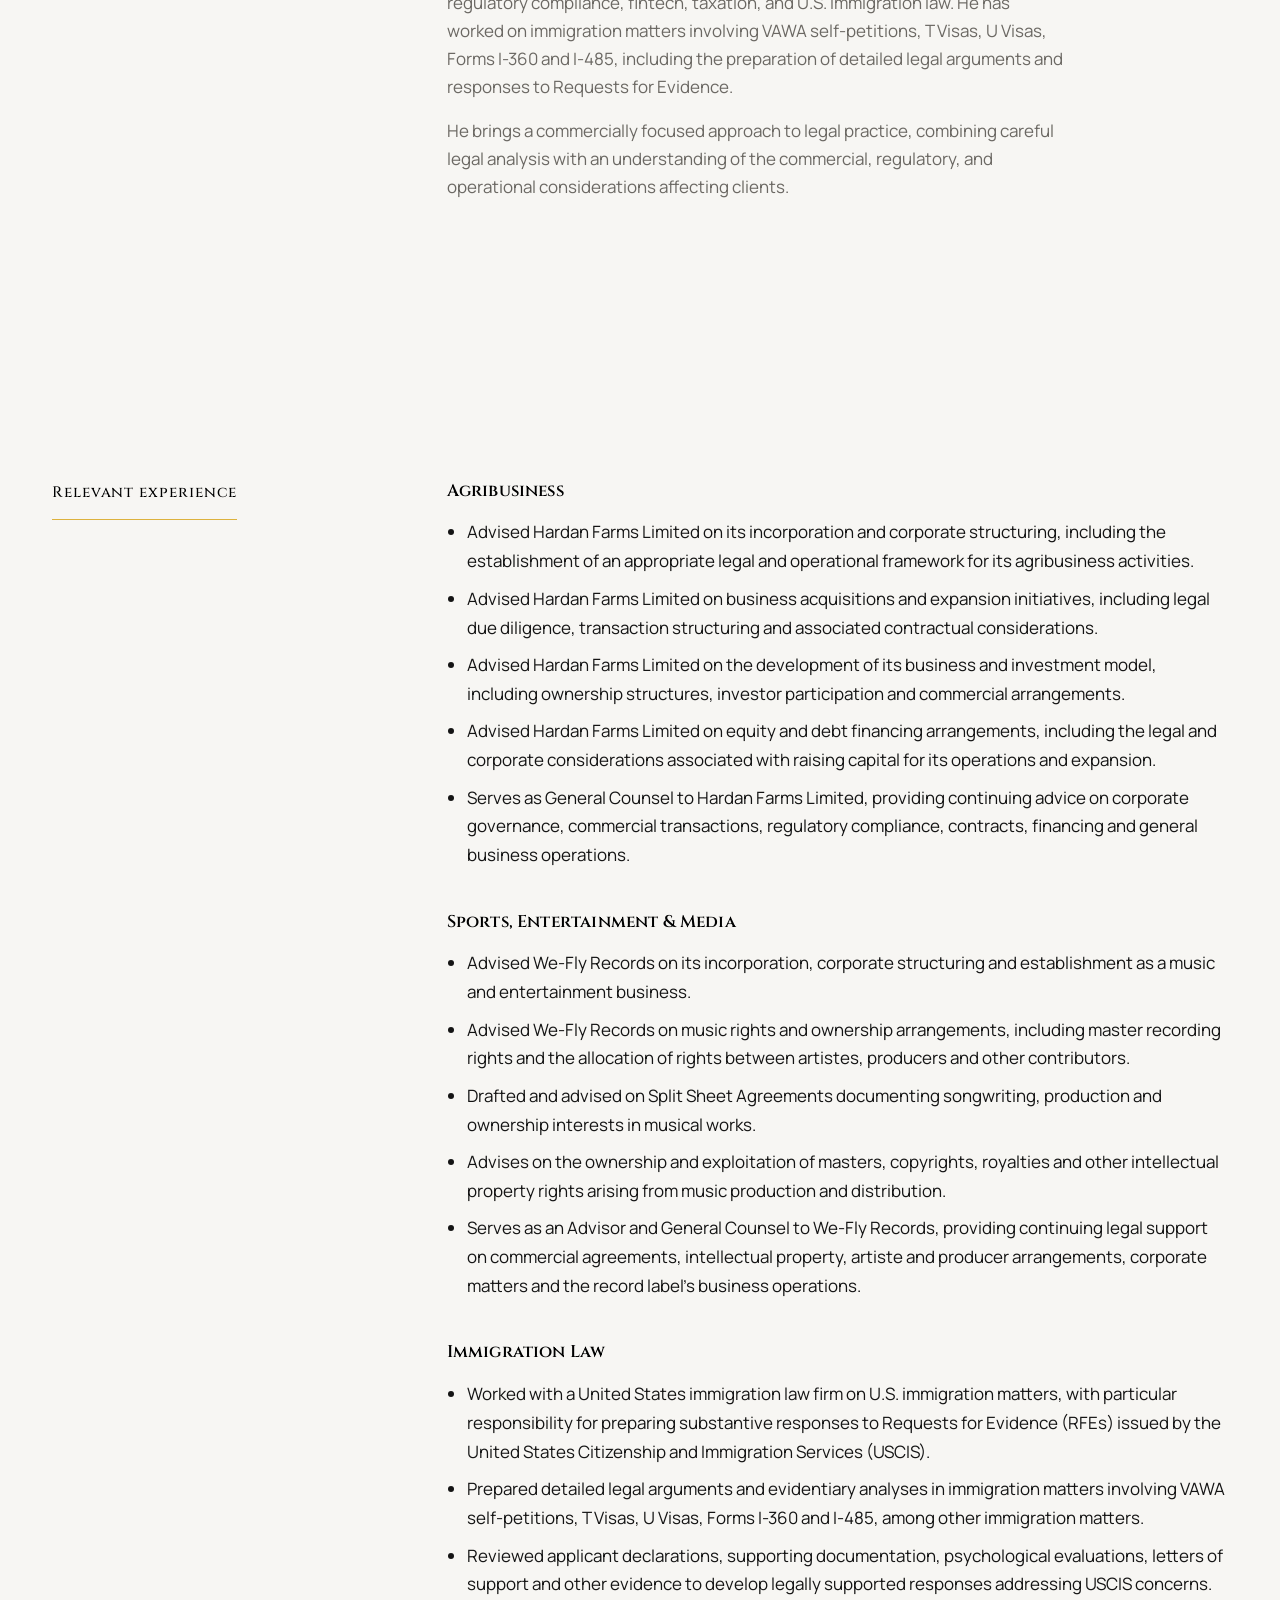
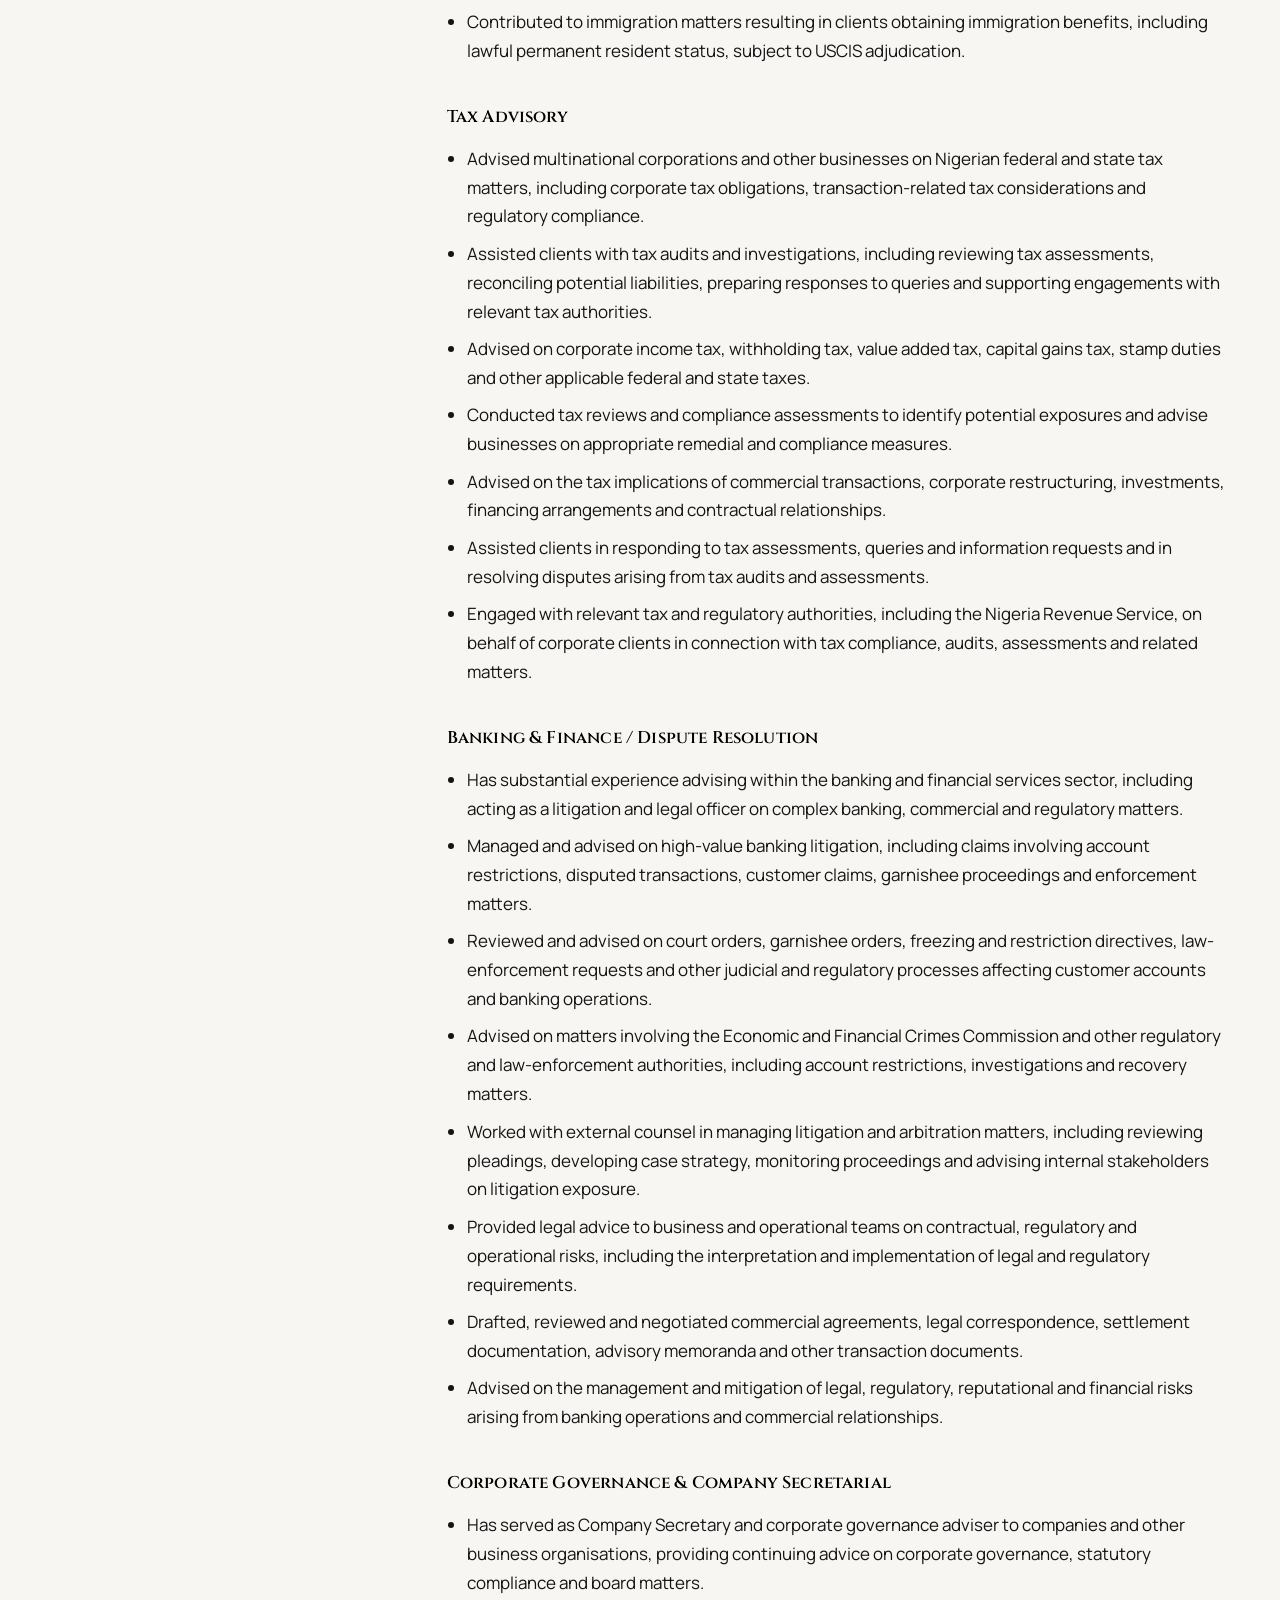
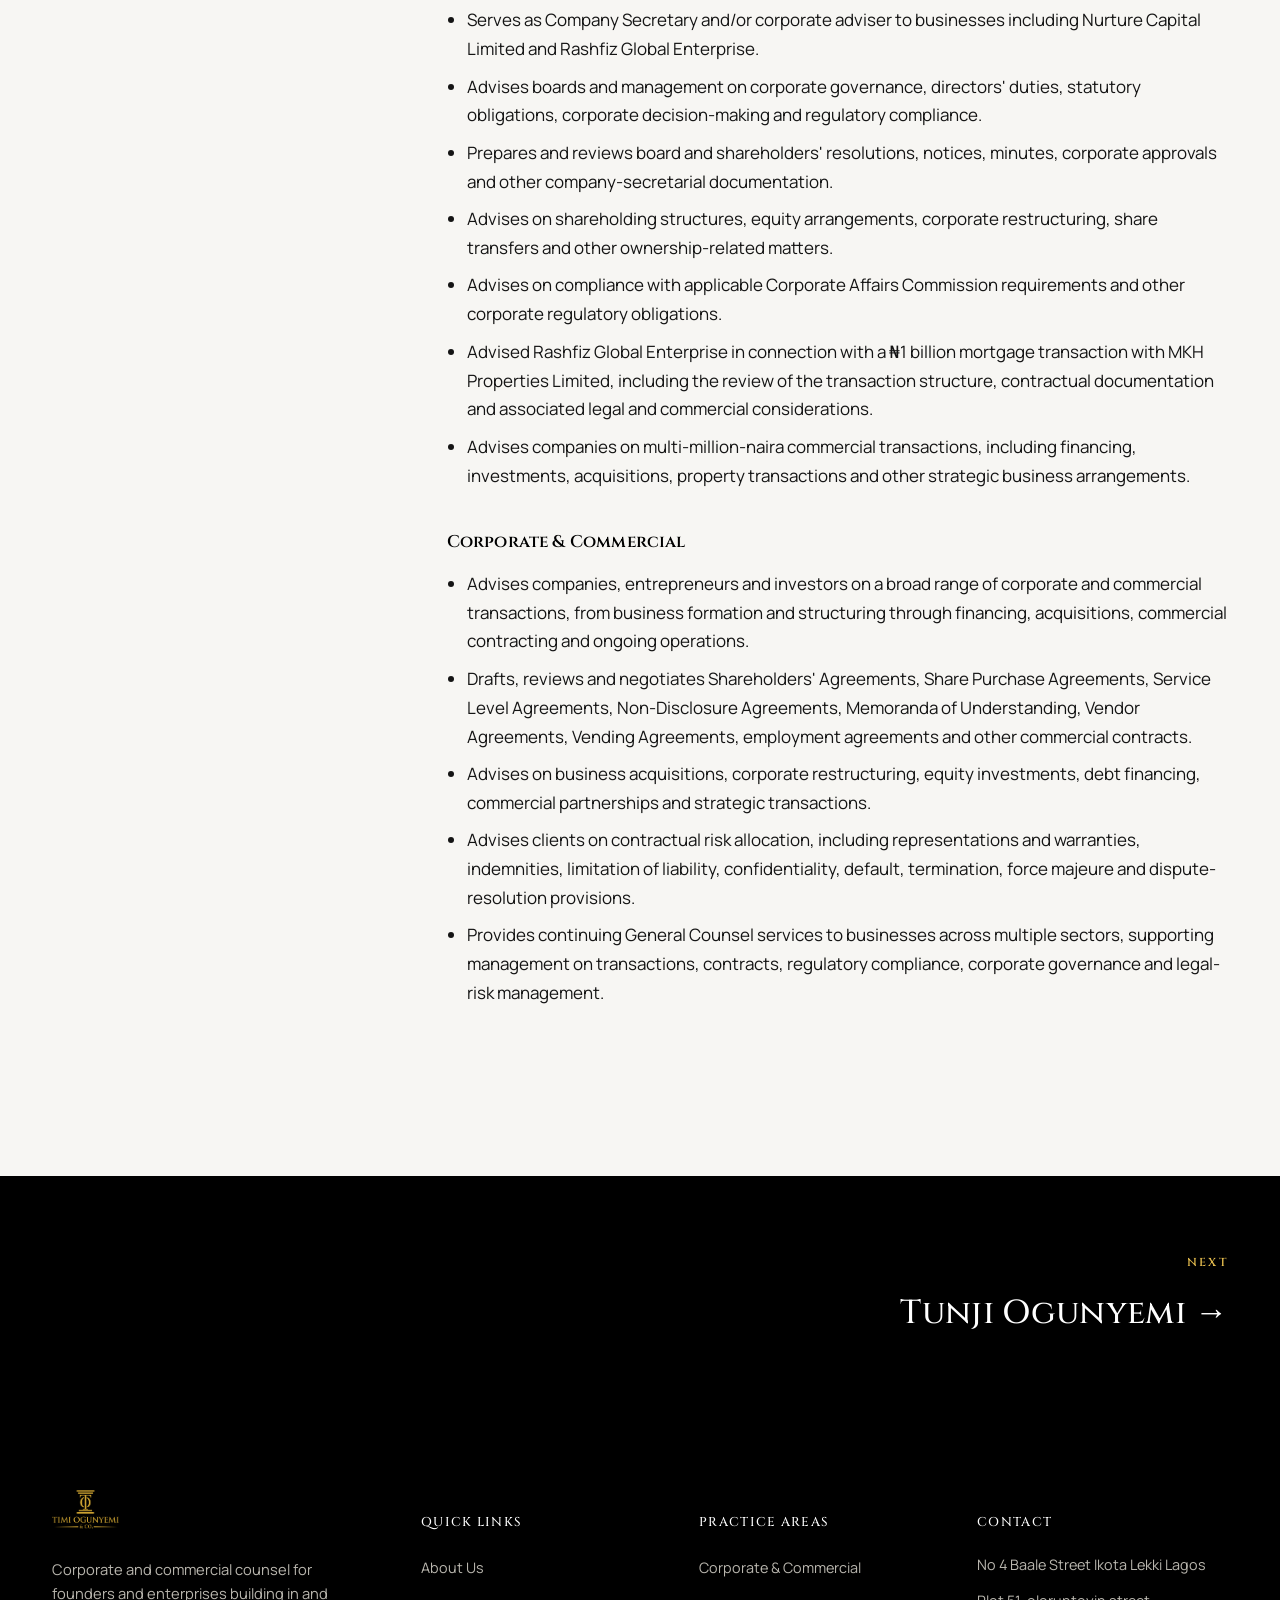
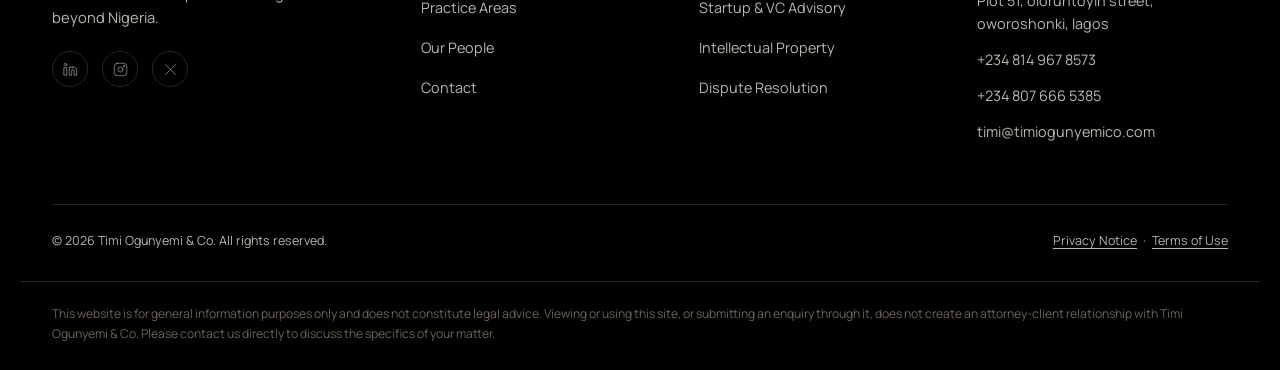
<file: timi-ogunyemi.html>
<!doctype html>
<html lang="en">
  <head>
    <meta charset="UTF-8" />
    <meta name="viewport" content="width=device-width, initial-scale=1.0" />
    <title>
      Oluwatimilehin Akingbenro Ogunyemi — Founding &amp; Managing Partner |
      Timi Ogunyemi &amp; Co.
    </title>
    <meta
      name="description"
      content="Oluwatimilehin Akingbenro Ogunyemi, Founding and Managing Partner at Timi Ogunyemi & Co. Corporate and commercial lawyer with experience in banking and finance, tax, regulatory compliance, dispute resolution, corporate governance, fintech and immigration law."
    />
    <link rel="alternate icon" href="assets/Layer 2.png" />
    <link rel="apple-touch-icon" href="assets/apple-touch-icon.png" />
    <link rel="preconnect" href="https://fonts.googleapis.com" />
    <link rel="preconnect" href="https://fonts.gstatic.com" crossorigin />
    <link
      href="https://fonts.googleapis.com/css2?family=Cinzel:wght@400;500;600&family=Manrope:wght@400;500;600;700&display=swap"
      rel="stylesheet"
    />
    <link rel="stylesheet" href="assets/locomotive-scroll.css" />
    <link rel="stylesheet" href="assets/styles.css" />
    <style>
      /* Profile page extras (bullet lists, experience blocks) */
      .profile-list {
        list-style: disc;
        padding-left: 1.2em;
        margin: 0 0 1.6em;
      }
      .profile-list li {
        margin-bottom: 0.5em;
        line-height: 1.7;
      }
      .profile-block {
        margin-bottom: 2.2em;
      }
      .profile-block h4 {
        margin: 0 0 0.8em;
        font-weight: 600;
      }
      .profile-block p {
        margin: 0 0 1em;
        line-height: 1.7;
      }
    </style>
  </head>
  <body>
    <div class="nav-backdrop" id="navBackdrop"></div>

    <header id="siteHeader">
      <div class="container">
        <a
          href="index.html"
          class="mark"
          aria-label="Timi Ogunyemi & Co. — home"
        >
          <img src="assets/logo-lockup.png" alt="Timi Ogunyemi & Co." />
        </a>

        <nav class="primary-nav" id="primaryNav">
          <div class="mobile-nav-brand">
            <img src="assets/logo-icon.png" alt="Timi Ogunyemi & Co." />
          </div>

          <div class="nav-group">
            <span class="nav-group-title">The Firm</span>
            <a href="index.html">Home</a>
            <a href="about.html">About</a>
            <a href="Our-people.html">Our People</a>
          </div>

          <div class="nav-group">
            <span class="nav-group-title">Work With Us</span>
            <a href="practice-areas.html">Practice Areas</a>
            <a href="articles.html">Articles</a>
          </div>

          <a href="contact.html" class="mobile-nav-cta">
            Let's Talk <span>→</span>
          </a>

          <div class="mobile-nav-social">
            <a href="#" aria-label="LinkedIn">
              <svg
                viewBox="0 0 24 24"
                fill="none"
                stroke-linecap="round"
                stroke-linejoin="round"
              >
                <path
                  d="M16 8a6 6 0 0 1 6 6v7h-4v-7a2 2 0 0 0-4 0v7h-4V8h4v1.5A6 6 0 0 1 16 8Z"
                />
                <rect x="2" y="9" width="4" height="12" />
                <circle cx="4" cy="4" r="2" />
              </svg>
            </a>
            <a href="#" aria-label="Instagram">
              <svg
                viewBox="0 0 24 24"
                fill="none"
                stroke-linecap="round"
                stroke-linejoin="round"
              >
                <rect x="2" y="2" width="20" height="20" rx="5" />
                <circle cx="12" cy="12" r="4" />
                <circle cx="17.5" cy="6.5" r="1" />
              </svg>
            </a>
            <a href="#" aria-label="X">
              <svg
                viewBox="0 0 24 24"
                fill="none"
                stroke-linecap="round"
                stroke-linejoin="round"
              >
                <path d="M4 4l16 16M20 4 4 20" />
              </svg>
            </a>
          </div>
        </nav>

        <a href="contact.html" class="btn gold">Book a Consultation</a>

        <button
          class="nav-toggle"
          id="navToggle"
          aria-label="Open menu"
          aria-expanded="false"
        >
          <span class="bar"></span><span class="bar"></span
          ><span class="bar"></span>
        </button>
      </div>
    </header>

    <!-- ================= PROFILE HERO ================= -->
    <section class="profile-hero">
      <div class="container">
        <a href="Our-people.html" class="profile-back" data-scroll
          >← Back to the team</a
        >
        <div class="profile-hero-grid">
          <div class="profile-photo" data-scroll>
            <img src="assets/HBA_9529.jpg" alt="Oluwatimilehin Ogunyemi" />
          </div>
          <div class="profile-intro">
            <span class="kicker" data-scroll
              >FOUNDING &amp; MANAGING PARTNER</span
            >
            <h1 data-scroll>Oluwatimilehin Akingbenro Ogunyemi</h1>
            <ul class="profile-credentials" data-scroll>
              <li>LL.M., Law of Taxation — Lagos State University</li>
              <li>B.L. — Nigerian Law School</li>
              <li>LL.B. — Obafemi Awolowo University</li>
            </ul>
            <p data-scroll>
              Oluwatimilehin is the Founding and Managing Partner of Timi
              Ogunyemi &amp; Co. He is a corporate and commercial lawyer with
              experience spanning banking and finance, regulatory compliance,
              dispute resolution, taxation, corporate governance, fintech,
              commercial transactions, and immigration law.
            </p>
            <div class="profile-contact" data-scroll>
              <!-- <a href="mailto:timi@timiogunyemico.com"
                >timi@timiogunyemico.com</a -->
              >
              <a href="contact.html" class="btn gold">Book a Consultation</a>
            </div>
          </div>
        </div>
      </div>
    </section>

    <!-- ================= PRACTICE AREAS & BIOGRAPHY ================= -->
    <section class="section profile-detail">
      <div class="container">
        <div class="profile-detail-grid">
          <div class="profile-detail-col" data-scroll>
            <h3>Core practice areas</h3>
            <ul class="profile-tags">
              <li>Corporate &amp; Commercial Law</li>
              <li>Banking &amp; Finance</li>
              <li>Tax</li>
              <li>Regulatory Compliance</li>
              <li>Corporate Governance</li>
              <li>Litigation &amp; Dispute Resolution</li>
              <li>Fintech</li>
              <li>Immigration Law</li>
            </ul>

            <h3>Associations</h3>
            <ul class="profile-tags">
              <li>Nigerian Bar Association</li>
            </ul>
          </div>
          <div class="profile-detail-col profile-detail-col--wide" data-scroll>
            <h3>Biography</h3>
            <p>
              Oluwatimilehin is the Founding and Managing Partner of Timi
              Ogunyemi &amp; Co. He is a corporate and commercial lawyer with
              experience spanning banking and finance, regulatory compliance,
              dispute resolution, taxation, corporate governance, fintech,
              commercial transactions, and immigration law.
            </p>
            <p>
              He has advised financial institutions, companies, entrepreneurs,
              and individuals on commercial transactions, contractual
              arrangements, regulatory obligations, corporate governance, legal
              risk, and dispute resolution. His transactional experience
              includes drafting, reviewing, and negotiating a broad range of
              commercial agreements and advising clients on the legal and
              regulatory implications of their business relationships.
            </p>
            <p>
              Oluwatimilehin has also handled complex banking and
              financial-services matters involving litigation, arbitration,
              court orders, account restrictions, regulatory investigations, and
              claims arising from banking relationships. His experience includes
              working with internal business teams, regulators, external
              counsel, and other stakeholders to identify legal risks and
              develop commercially practical solutions.
            </p>
            <p>
              His corporate and commercial practice is complemented by
              experience in regulatory compliance, fintech, taxation, and U.S.
              immigration law. He has worked on immigration matters involving
              VAWA self-petitions, T Visas, U Visas, Forms I-360 and I-485,
              including the preparation of detailed legal arguments and
              responses to Requests for Evidence.
            </p>
            <p>
              He brings a commercially focused approach to legal practice,
              combining careful legal analysis with an understanding of the
              commercial, regulatory, and operational considerations affecting
              clients.
            </p>
          </div>
        </div>
      </div>
    </section>

    <!-- ================= RELEVANT EXPERIENCE ================= -->
    <section class="section profile-detail">
      <div class="container">
        <div class="profile-detail-grid">
          <div class="profile-detail-col" data-scroll>
            <h3>Relevant experience</h3>
          </div>
          <div class="profile-detail-col profile-detail-col--wide" data-scroll>
            <div class="profile-block">
              <h4>Agribusiness</h4>
              <ul class="profile-list">
                <li>
                  Advised Hardan Farms Limited on its incorporation and
                  corporate structuring, including the establishment of an
                  appropriate legal and operational framework for its
                  agribusiness activities.
                </li>
                <li>
                  Advised Hardan Farms Limited on business acquisitions and
                  expansion initiatives, including legal due diligence,
                  transaction structuring and associated contractual
                  considerations.
                </li>
                <li>
                  Advised Hardan Farms Limited on the development of its
                  business and investment model, including ownership structures,
                  investor participation and commercial arrangements.
                </li>
                <li>
                  Advised Hardan Farms Limited on equity and debt financing
                  arrangements, including the legal and corporate considerations
                  associated with raising capital for its operations and
                  expansion.
                </li>
                <li>
                  Serves as General Counsel to Hardan Farms Limited, providing
                  continuing advice on corporate governance, commercial
                  transactions, regulatory compliance, contracts, financing and
                  general business operations.
                </li>
              </ul>
            </div>

            <div class="profile-block">
              <h4>Sports, Entertainment &amp; Media</h4>
              <ul class="profile-list">
                <li>
                  Advised We-Fly Records on its incorporation, corporate
                  structuring and establishment as a music and entertainment
                  business.
                </li>
                <li>
                  Advised We-Fly Records on music rights and ownership
                  arrangements, including master recording rights and the
                  allocation of rights between artistes, producers and other
                  contributors.
                </li>
                <li>
                  Drafted and advised on Split Sheet Agreements documenting
                  songwriting, production and ownership interests in musical
                  works.
                </li>
                <li>
                  Advises on the ownership and exploitation of masters,
                  copyrights, royalties and other intellectual property rights
                  arising from music production and distribution.
                </li>
                <li>
                  Serves as an Advisor and General Counsel to We-Fly Records,
                  providing continuing legal support on commercial agreements,
                  intellectual property, artiste and producer arrangements,
                  corporate matters and the record label's business operations.
                </li>
              </ul>
            </div>

            <div class="profile-block">
              <h4>Immigration Law</h4>
              <ul class="profile-list">
                <li>
                  Worked with a United States immigration law firm on U.S.
                  immigration matters, with particular responsibility for
                  preparing substantive responses to Requests for Evidence
                  (RFEs) issued by the United States Citizenship and Immigration
                  Services (USCIS).
                </li>
                <li>
                  Prepared detailed legal arguments and evidentiary analyses in
                  immigration matters involving VAWA self-petitions, T Visas, U
                  Visas, Forms I-360 and I-485, among other immigration matters.
                </li>
                <li>
                  Reviewed applicant declarations, supporting documentation,
                  psychological evaluations, letters of support and other
                  evidence to develop legally supported responses addressing
                  USCIS concerns.
                </li>
                <li>
                  Contributed to immigration matters resulting in clients
                  obtaining immigration benefits, including lawful permanent
                  resident status, subject to USCIS adjudication.
                </li>
              </ul>
            </div>

            <div class="profile-block">
              <h4>Tax Advisory</h4>
              <ul class="profile-list">
                <li>
                  Advised multinational corporations and other businesses on
                  Nigerian federal and state tax matters, including corporate
                  tax obligations, transaction-related tax considerations and
                  regulatory compliance.
                </li>
                <li>
                  Assisted clients with tax audits and investigations, including
                  reviewing tax assessments, reconciling potential liabilities,
                  preparing responses to queries and supporting engagements with
                  relevant tax authorities.
                </li>
                <li>
                  Advised on corporate income tax, withholding tax, value added
                  tax, capital gains tax, stamp duties and other applicable
                  federal and state taxes.
                </li>
                <li>
                  Conducted tax reviews and compliance assessments to identify
                  potential exposures and advise businesses on appropriate
                  remedial and compliance measures.
                </li>
                <li>
                  Advised on the tax implications of commercial transactions,
                  corporate restructuring, investments, financing arrangements
                  and contractual relationships.
                </li>
                <li>
                  Assisted clients in responding to tax assessments, queries and
                  information requests and in resolving disputes arising from
                  tax audits and assessments.
                </li>
                <li>
                  Engaged with relevant tax and regulatory authorities,
                  including the Nigeria Revenue Service, on behalf of corporate
                  clients in connection with tax compliance, audits, assessments
                  and related matters.
                </li>
              </ul>
            </div>

            <div class="profile-block">
              <h4>Banking &amp; Finance / Dispute Resolution</h4>
              <ul class="profile-list">
                <li>
                  Has substantial experience advising within the banking and
                  financial services sector, including acting as a litigation
                  and legal officer on complex banking, commercial and
                  regulatory matters.
                </li>
                <li>
                  Managed and advised on high-value banking litigation,
                  including claims involving account restrictions, disputed
                  transactions, customer claims, garnishee proceedings and
                  enforcement matters.
                </li>
                <li>
                  Reviewed and advised on court orders, garnishee orders,
                  freezing and restriction directives, law-enforcement requests
                  and other judicial and regulatory processes affecting customer
                  accounts and banking operations.
                </li>
                <li>
                  Advised on matters involving the Economic and Financial Crimes
                  Commission and other regulatory and law-enforcement
                  authorities, including account restrictions, investigations
                  and recovery matters.
                </li>
                <li>
                  Worked with external counsel in managing litigation and
                  arbitration matters, including reviewing pleadings, developing
                  case strategy, monitoring proceedings and advising internal
                  stakeholders on litigation exposure.
                </li>
                <li>
                  Provided legal advice to business and operational teams on
                  contractual, regulatory and operational risks, including the
                  interpretation and implementation of legal and regulatory
                  requirements.
                </li>
                <li>
                  Drafted, reviewed and negotiated commercial agreements, legal
                  correspondence, settlement documentation, advisory memoranda
                  and other transaction documents.
                </li>
                <li>
                  Advised on the management and mitigation of legal, regulatory,
                  reputational and financial risks arising from banking
                  operations and commercial relationships.
                </li>
              </ul>
            </div>

            <div class="profile-block">
              <h4>Corporate Governance &amp; Company Secretarial</h4>
              <ul class="profile-list">
                <li>
                  Has served as Company Secretary and corporate governance
                  adviser to companies and other business organisations,
                  providing continuing advice on corporate governance, statutory
                  compliance and board matters.
                </li>
                <li>
                  Serves as Company Secretary and/or corporate adviser to
                  businesses including Nurture Capital Limited and Rashfiz
                  Global Enterprise.
                </li>
                <li>
                  Advises boards and management on corporate governance,
                  directors' duties, statutory obligations, corporate
                  decision-making and regulatory compliance.
                </li>
                <li>
                  Prepares and reviews board and shareholders' resolutions,
                  notices, minutes, corporate approvals and other
                  company-secretarial documentation.
                </li>
                <li>
                  Advises on shareholding structures, equity arrangements,
                  corporate restructuring, share transfers and other
                  ownership-related matters.
                </li>
                <li>
                  Advises on compliance with applicable Corporate Affairs
                  Commission requirements and other corporate regulatory
                  obligations.
                </li>
                <li>
                  Advised Rashfiz Global Enterprise in connection with a ₦1
                  billion mortgage transaction with MKH Properties Limited,
                  including the review of the transaction structure, contractual
                  documentation and associated legal and commercial
                  considerations.
                </li>
                <li>
                  Advises companies on multi-million-naira commercial
                  transactions, including financing, investments, acquisitions,
                  property transactions and other strategic business
                  arrangements.
                </li>
              </ul>
            </div>

            <div class="profile-block">
              <h4>Corporate &amp; Commercial</h4>
              <ul class="profile-list">
                <li>
                  Advises companies, entrepreneurs and investors on a broad
                  range of corporate and commercial transactions, from business
                  formation and structuring through financing, acquisitions,
                  commercial contracting and ongoing operations.
                </li>
                <li>
                  Drafts, reviews and negotiates Shareholders' Agreements, Share
                  Purchase Agreements, Service Level Agreements, Non-Disclosure
                  Agreements, Memoranda of Understanding, Vendor Agreements,
                  Vending Agreements, employment agreements and other commercial
                  contracts.
                </li>
                <li>
                  Advises on business acquisitions, corporate restructuring,
                  equity investments, debt financing, commercial partnerships
                  and strategic transactions.
                </li>
                <li>
                  Advises clients on contractual risk allocation, including
                  representations and warranties, indemnities, limitation of
                  liability, confidentiality, default, termination, force
                  majeure and dispute-resolution provisions.
                </li>
                <li>
                  Provides continuing General Counsel services to businesses
                  across multiple sectors, supporting management on
                  transactions, contracts, regulatory compliance, corporate
                  governance and legal-risk management.
                </li>
              </ul>
            </div>
          </div>
        </div>
      </div>
    </section>

    <!-- ================= NEXT TEAM MEMBER ================= -->
    <section class="profile-next">
      <a href="tunji-ogunyemi.html" class="profile-next-link" data-scroll>
        <span class="kicker">NEXT</span>
        <h2>Tunji Ogunyemi →</h2>
      </a>
    </section>

    <!-- ================= FOOTER ================= -->
    <footer>
      <div class="container">
        <div class="footer-grid">
          <div>
            <a href="index.html" class="mark"
              ><img src="assets/logo-lockup.png" alt="Timi Ogunyemi & Co."
            /></a>
            <p class="about-line">
              Corporate and commercial counsel for founders and enterprises
              building in and beyond Nigeria.
            </p>
            <div class="footer-social">
              <a href="#" aria-label="LinkedIn"
                ><svg
                  viewBox="0 0 24 24"
                  fill="none"
                  stroke-linecap="round"
                  stroke-linejoin="round"
                >
                  <path
                    d="M16 8a6 6 0 0 1 6 6v7h-4v-7a2 2 0 0 0-4 0v7h-4V8h4v1.5A6 6 0 0 1 16 8Z"
                  />
                  <rect x="2" y="9" width="4" height="12" />
                  <circle cx="4" cy="4" r="2" /></svg
              ></a>
              <a href="#" aria-label="Instagram"
                ><svg
                  viewBox="0 0 24 24"
                  fill="none"
                  stroke-linecap="round"
                  stroke-linejoin="round"
                >
                  <rect x="2" y="2" width="20" height="20" rx="5" />
                  <circle cx="12" cy="12" r="4" />
                  <circle cx="17.5" cy="6.5" r="1" /></svg
              ></a>
              <a href="#" aria-label="X"
                ><svg
                  viewBox="0 0 24 24"
                  fill="none"
                  stroke-linecap="round"
                  stroke-linejoin="round"
                >
                  <path d="M4 4l16 16M20 4 4 20" /></svg
              ></a>
            </div>
          </div>
          <div>
            <h5>QUICK LINKS</h5>
            <ul>
              <li><a href="about.html">About Us</a></li>
              <li><a href="practice-areas.html">Practice Areas</a></li>
              <li><a href="Our-people.html">Our People</a></li>
              <li><a href="contact.html">Contact</a></li>
            </ul>
          </div>
          <div>
            <h5>PRACTICE AREAS</h5>
            <ul>
              <li>
                <a href="index.html#practice">Corporate &amp; Commercial</a>
              </li>
              <li>
                <a href="index.html#practice">Startup &amp; VC Advisory</a>
              </li>
              <li><a href="index.html#practice">Intellectual Property</a></li>
              <li><a href="index.html#practice">Dispute Resolution</a></li>
            </ul>
          </div>
          <div>
            <h5>CONTACT</h5>
            <ul class="cng">
              <li>No 4 Baale Street Ikota Lekki Lagos</li>
              <li>Plot 51, oloruntoyin street, oworoshonki, lagos</li>
              <li>+234 814 967 8573</li>
              <li>+234 807 666 5385</li>
              <li>
                <a href="mailto:timi@timiogunyemico.com"
                  >timi@timiogunyemico.com</a
                >
              </li>
            </ul>
          </div>
        </div>
        <div class="footer-bottom">
          <span>&copy; 2026 Timi Ogunyemi &amp; Co. All rights reserved.</span>

          <span
            ><a href="#">Privacy Notice</a> &nbsp;·&nbsp;
            <a href="#">Terms of Use</a></span
          >
        </div>
      </div>
      <p class="footer-disclaimer">
        This website is for general information purposes only and does not
        constitute legal advice. Viewing or using this site, or submitting an
        enquiry through it, does not create an attorney-client relationship with
        Timi Ogunyemi &amp; Co. Please contact us directly to discuss the
        specifics of your matter.
      </p>
    </footer>

    <script>
      window.lenis = null;
    </script>
    <script src="assets/locomotive-lenis.min.js"></script>
    <script>
      window.lenis = window.Lenis;
    </script>
    <script src="assets/locomotive-scroll.umd.js"></script>
    <script src="assets/main.js"></script>
  </body>
</html>
</file>
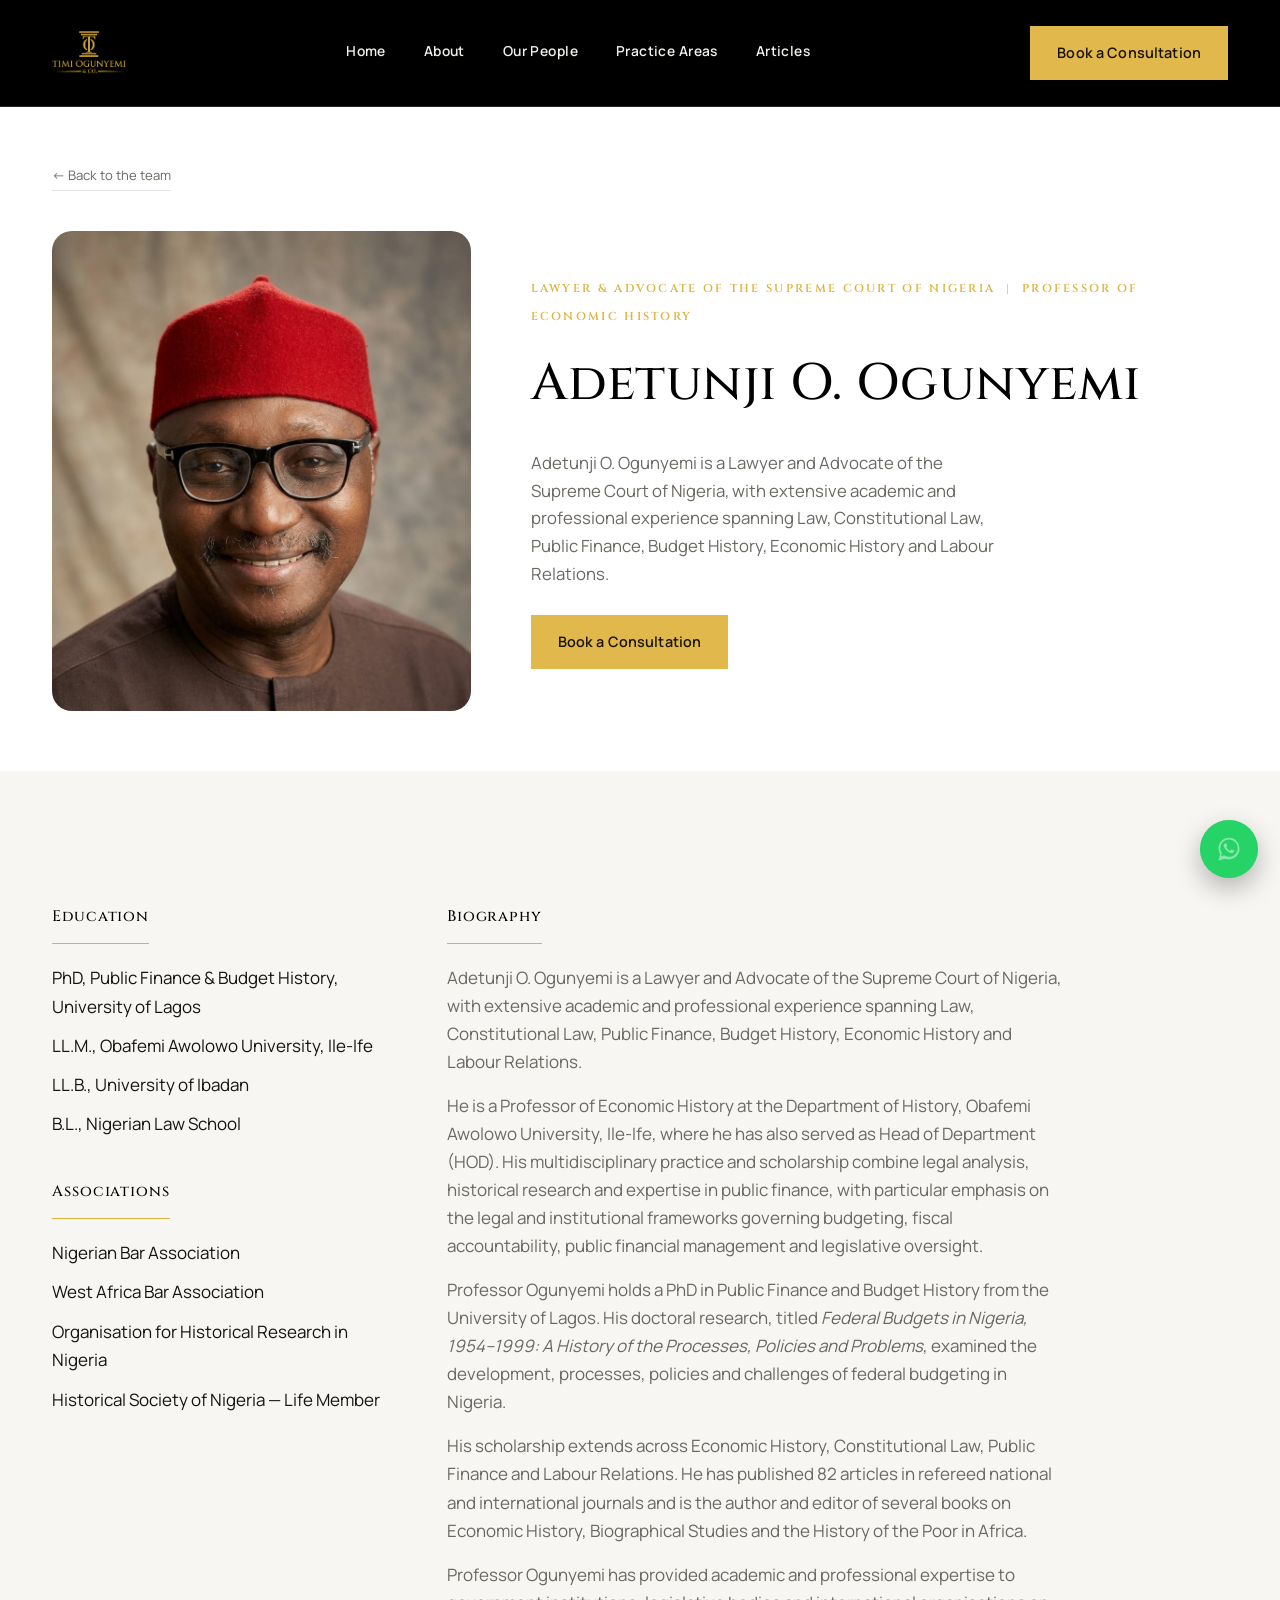
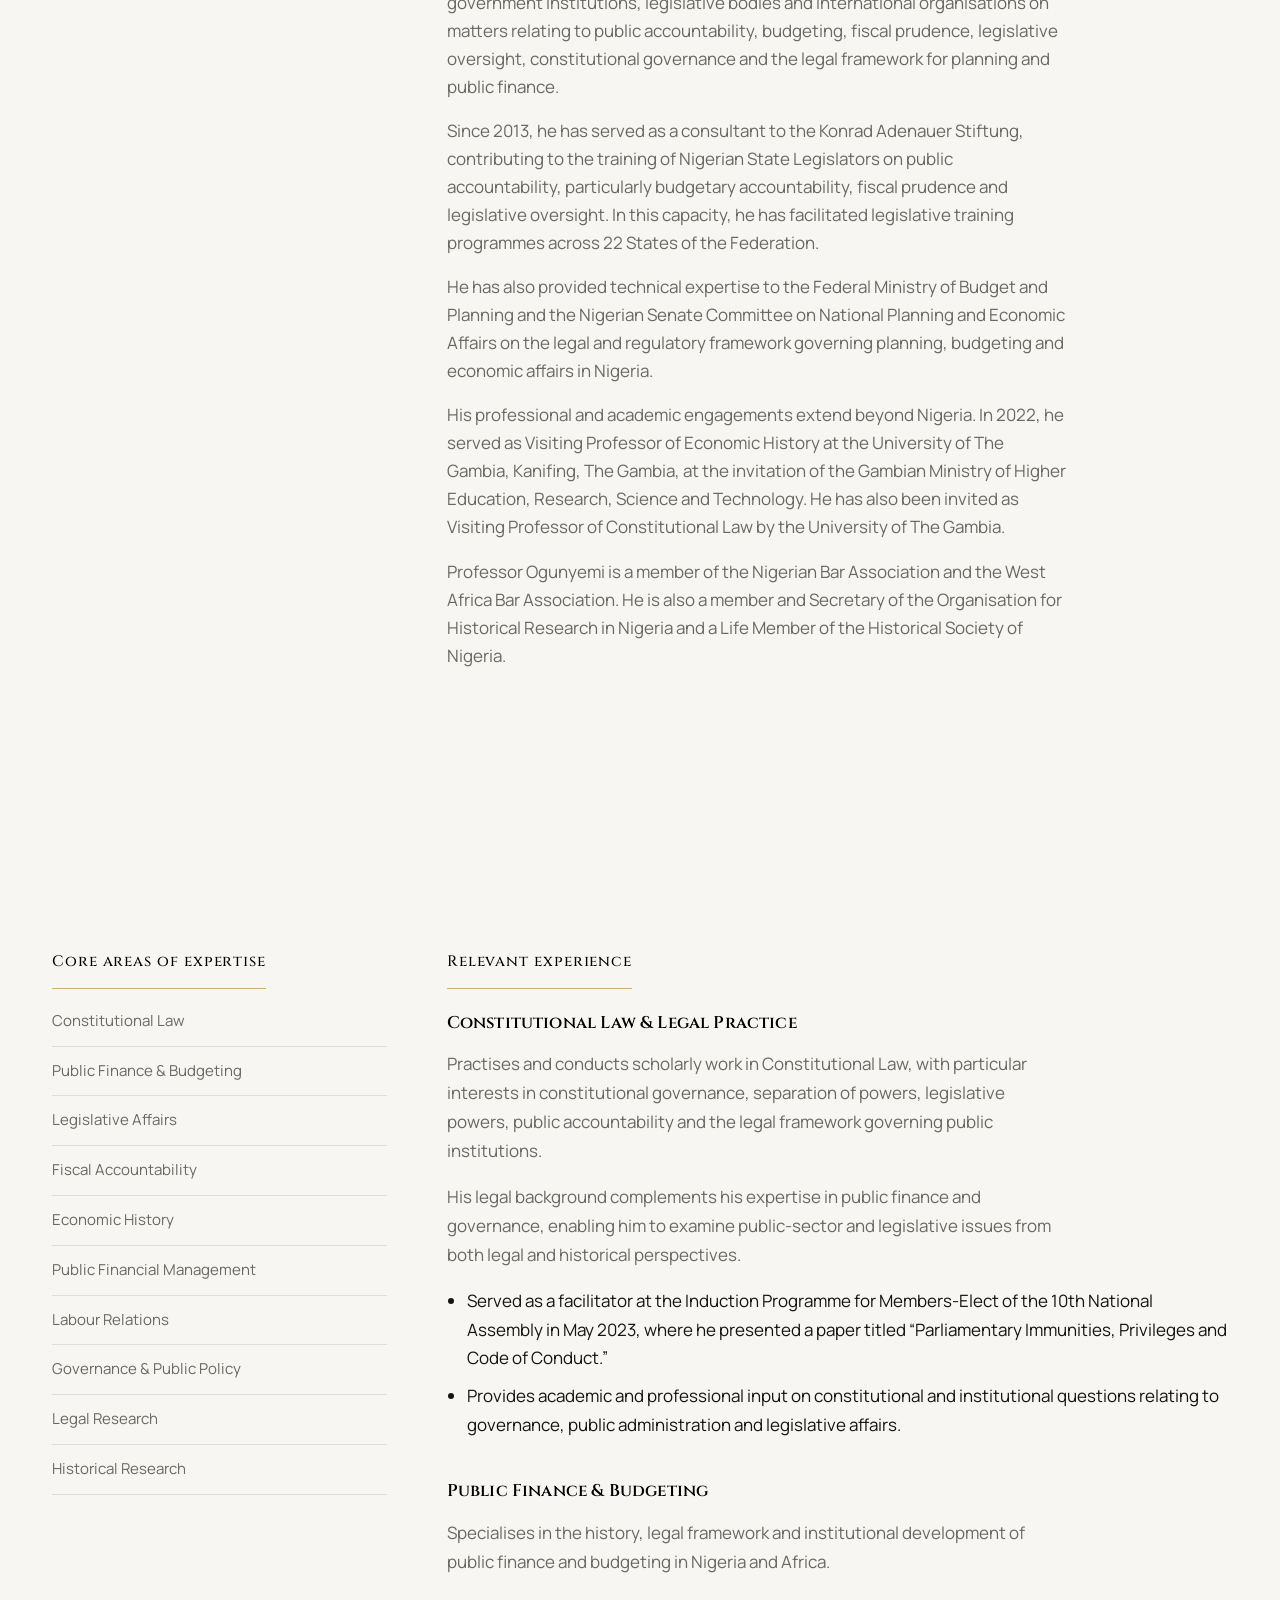
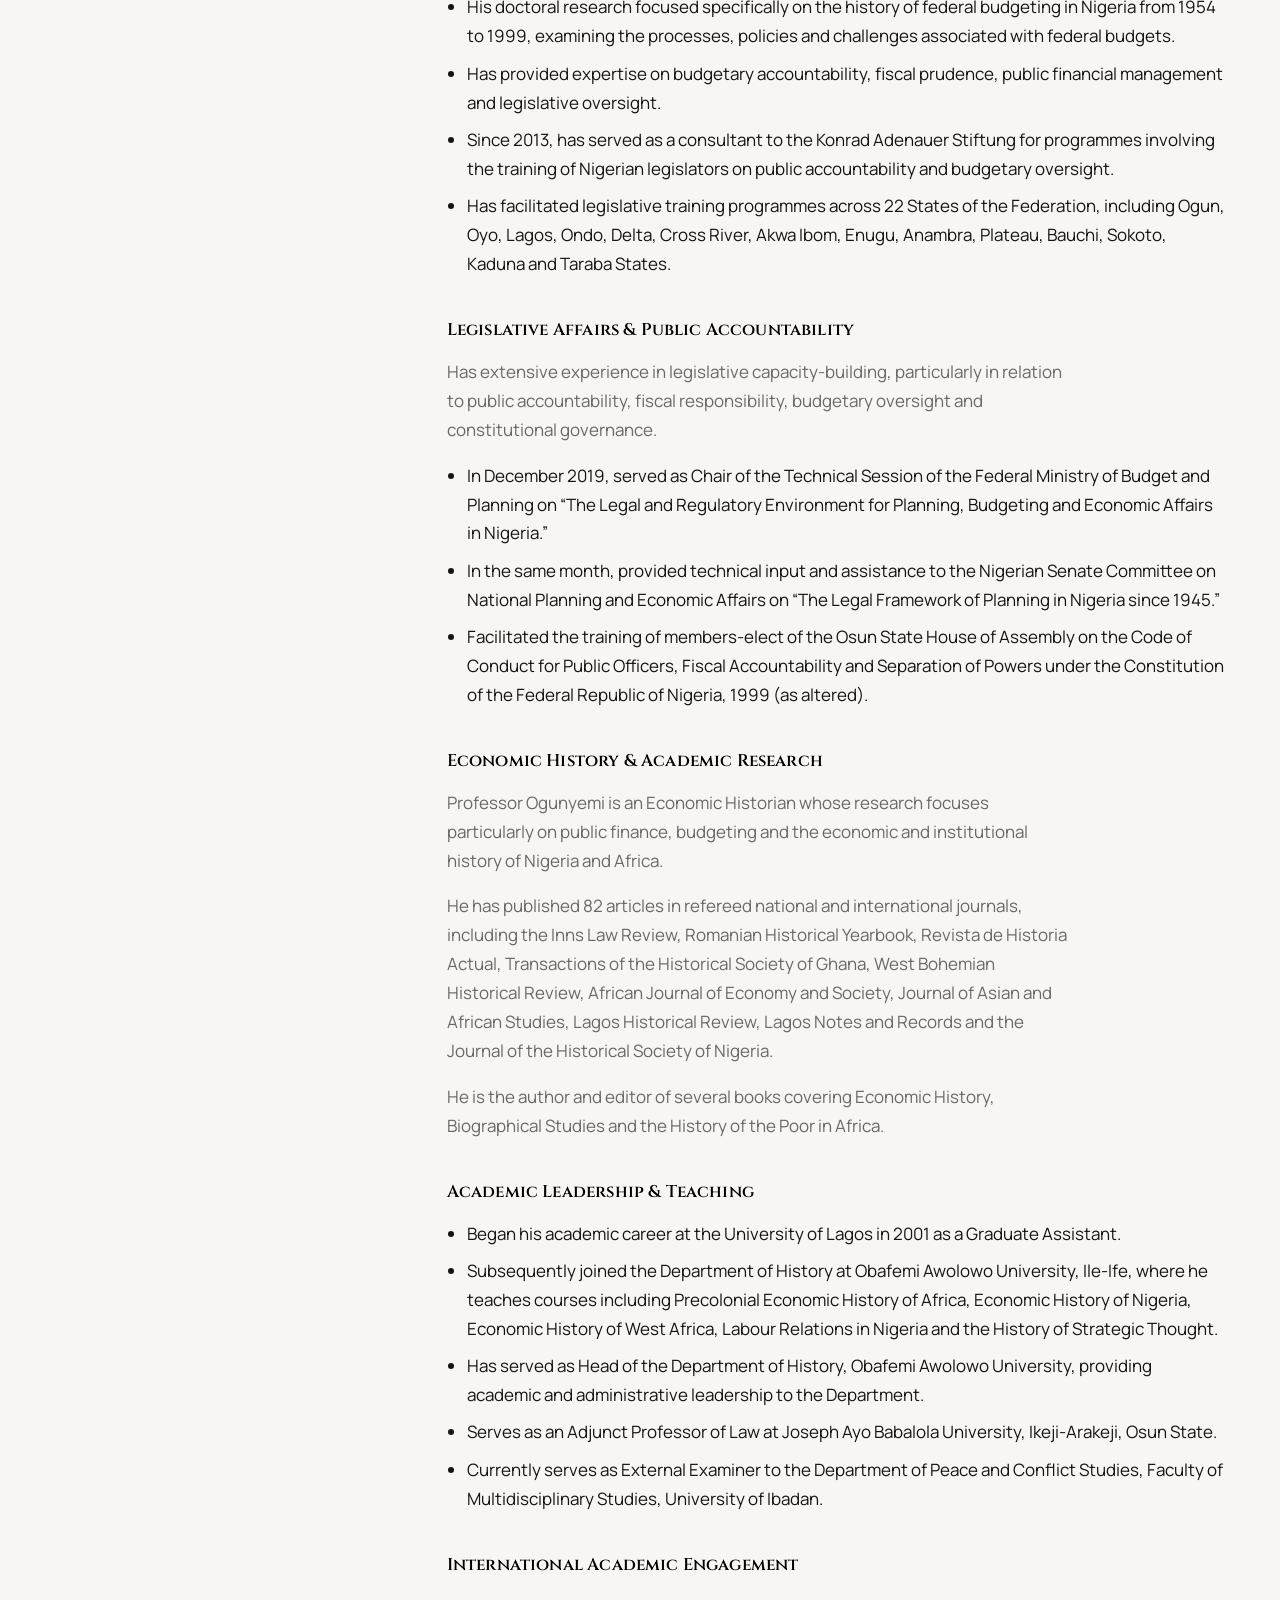
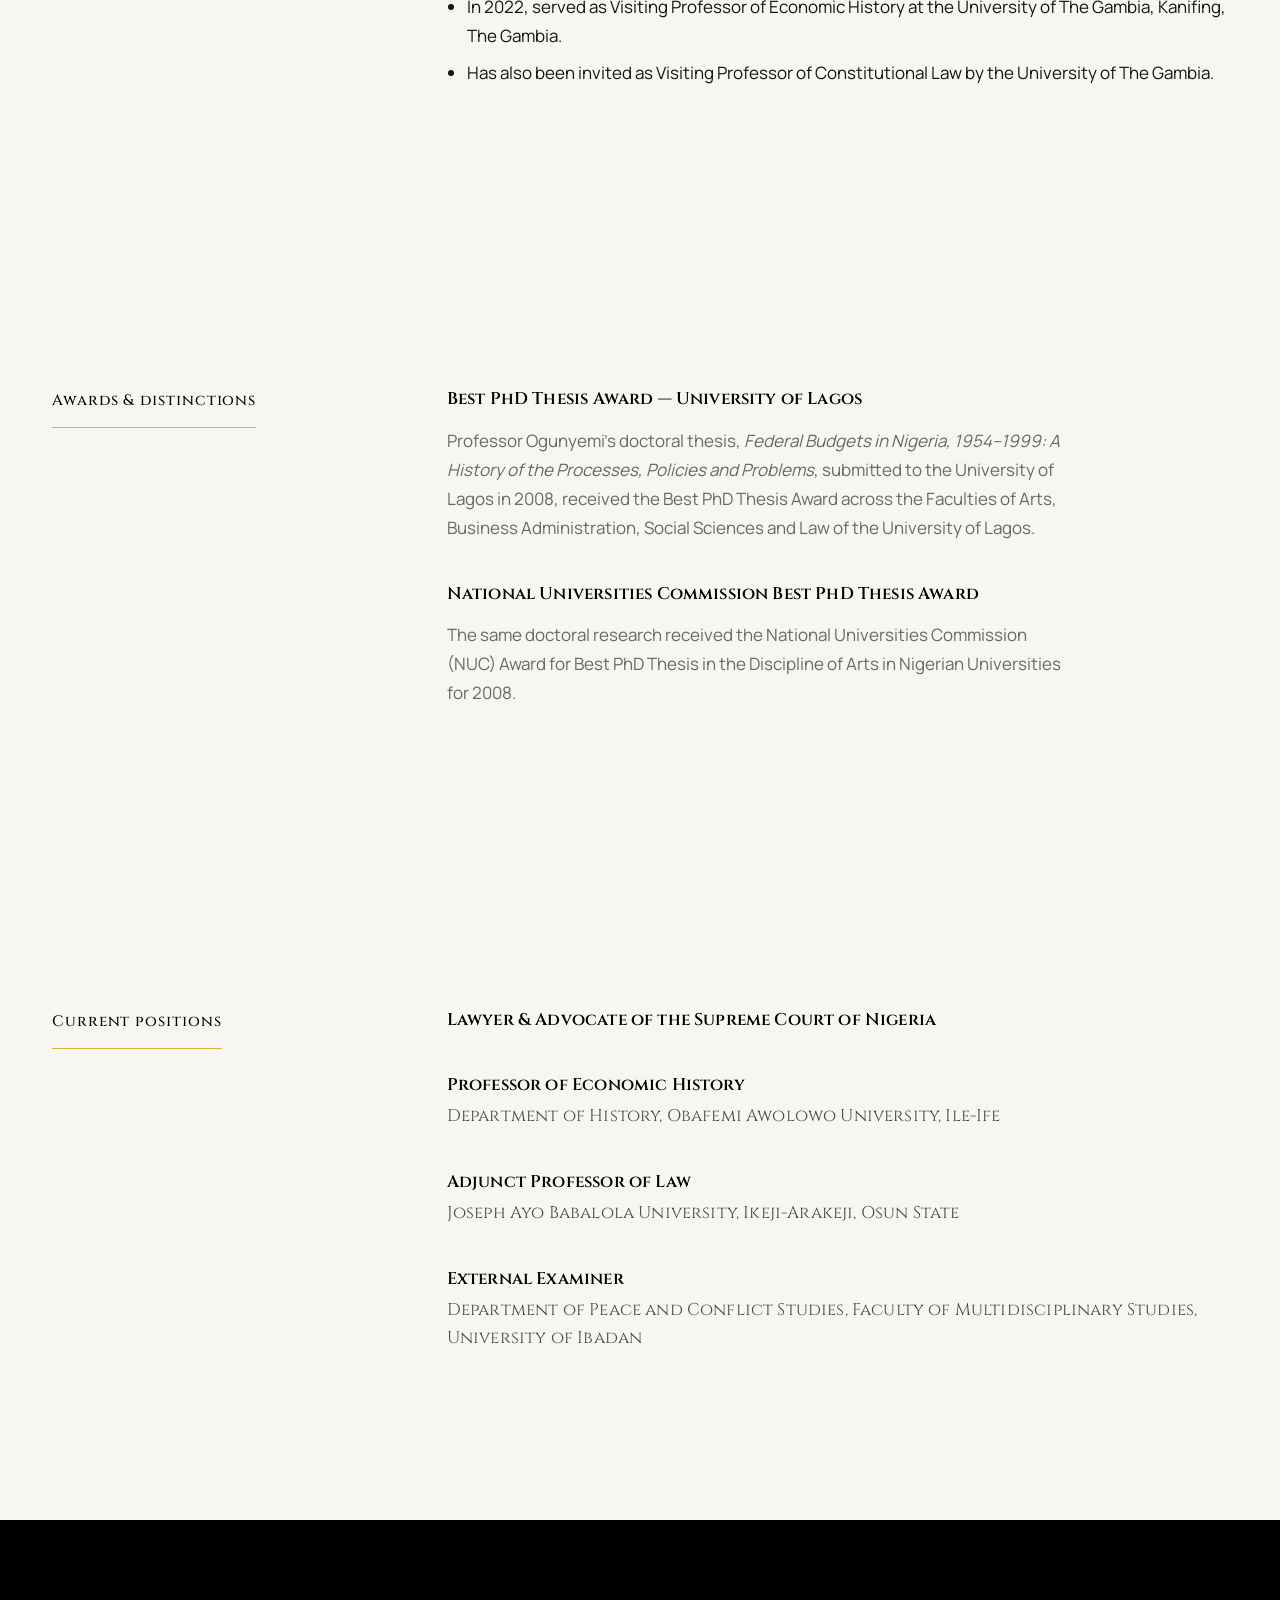
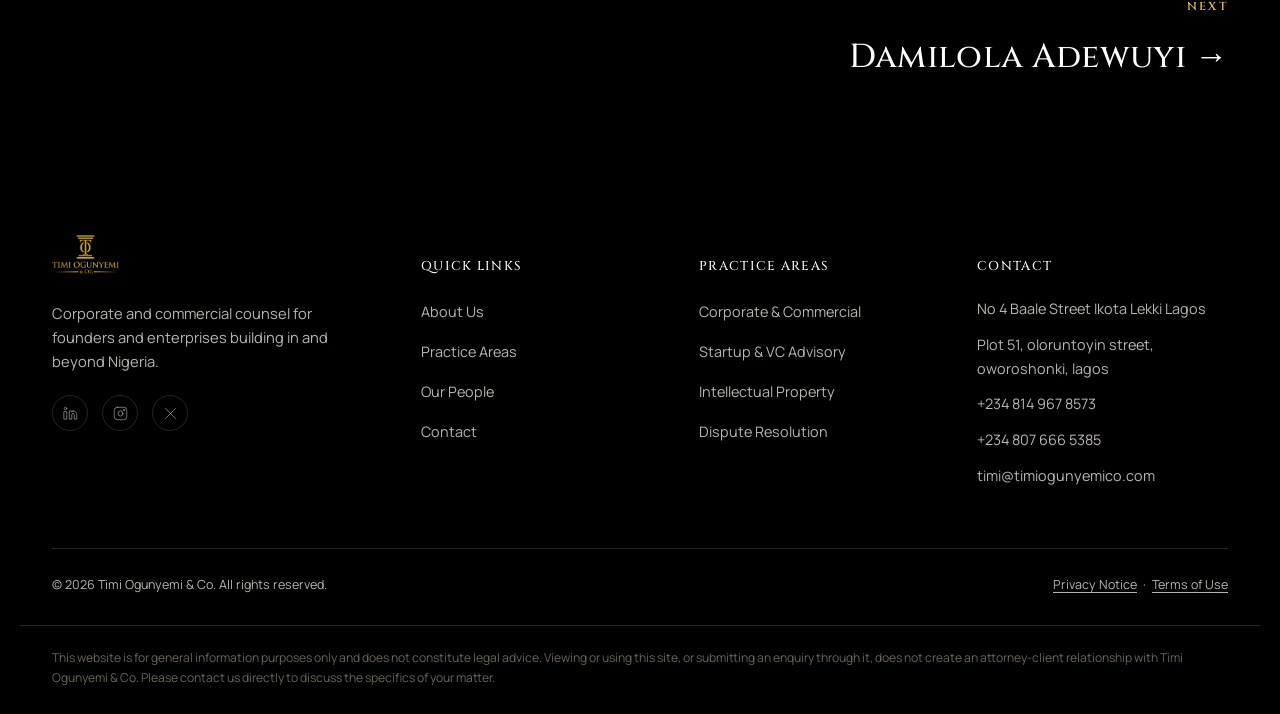
<file: tunji-ogunyemi.html>
<!doctype html>
<html lang="en">
  <head>
    <meta charset="UTF-8" />
    <meta name="viewport" content="width=device-width, initial-scale=1.0" />
    <title>
      Adetunji O. Ogunyemi — Lawyer &amp; Professor of Economic History | Timi
      Ogunyemi &amp; Co.
    </title>
    <meta
      name="description"
      content="Adetunji O. Ogunyemi, Lawyer and Advocate of the Supreme Court of Nigeria and Professor of Economic History, with expertise in Constitutional Law, Public Finance, Legislative Affairs and Economic History."
    />
    <link rel="alternate icon" href="assets/Layer 2.png" />
    <link rel="apple-touch-icon" href="assets/apple-touch-icon.png" />
    <link rel="preconnect" href="https://fonts.googleapis.com" />
    <link rel="preconnect" href="https://fonts.gstatic.com" crossorigin />
    <link
      href="https://fonts.googleapis.com/css2?family=Cinzel:wght@400;500;600&family=Manrope:wght@400;500;600;700&display=swap"
      rel="stylesheet"
    />
    <link rel="stylesheet" href="assets/locomotive-scroll.css" />
    <link rel="stylesheet" href="assets/styles.css" />
    <style>
      /* Profile page extras (bullet lists, experience blocks) */
      .profile-list {
        list-style: disc;
        padding-left: 1.2em;
        margin: 0 0 1.6em;
      }
      .profile-list li {
        margin-bottom: 0.5em;
        line-height: 1.7;
      }
      .profile-block {
        margin-bottom: 2.2em;
      }
      .profile-block h4 {
        margin: 0 0 0.8em;
        font-weight: 600;
      }
      .profile-block p {
        margin: 0 0 1em;
        line-height: 1.7;
      }
      .profile-block .role {
        display: block;
        font-weight: 400;
        opacity: 0.7;
        margin-top: 0.2em;
      }
      .profile-plain {
        list-style: none;
        padding: 0;
        margin: 0;
      }
      .profile-plain li {
        margin-bottom: 0.6em;
        line-height: 1.7;
      }
    </style>
  </head>
  <body>
    <div class="nav-backdrop" id="navBackdrop"></div>

    <header id="siteHeader">
      <div class="container">
        <a
          href="index.html"
          class="mark"
          aria-label="Timi Ogunyemi & Co. — home"
        >
          <img src="assets/logo-lockup.png" alt="Timi Ogunyemi & Co." />
        </a>

        <nav class="primary-nav" id="primaryNav">
          <div class="mobile-nav-brand">
            <img src="assets/logo-icon.png" alt="Timi Ogunyemi & Co." />
          </div>

          <div class="nav-group">
            <span class="nav-group-title">The Firm</span>
            <a href="index.html">Home</a>
            <a href="about.html">About</a>
            <a href="Our-people.html">Our People</a>
          </div>

          <div class="nav-group">
            <span class="nav-group-title">Work With Us</span>
            <a href="practice-areas.html">Practice Areas</a>
            <a href="articles.html">Articles</a>
          </div>

          <a href="contact.html" class="mobile-nav-cta">
            Let's Talk <span>→</span>
          </a>

          <div class="mobile-nav-social">
            <a href="#" aria-label="LinkedIn">
              <svg
                viewBox="0 0 24 24"
                fill="none"
                stroke-linecap="round"
                stroke-linejoin="round"
              >
                <path
                  d="M16 8a6 6 0 0 1 6 6v7h-4v-7a2 2 0 0 0-4 0v7h-4V8h4v1.5A6 6 0 0 1 16 8Z"
                />
                <rect x="2" y="9" width="4" height="12" />
                <circle cx="4" cy="4" r="2" />
              </svg>
            </a>
            <a href="#" aria-label="Instagram">
              <svg
                viewBox="0 0 24 24"
                fill="none"
                stroke-linecap="round"
                stroke-linejoin="round"
              >
                <rect x="2" y="2" width="20" height="20" rx="5" />
                <circle cx="12" cy="12" r="4" />
                <circle cx="17.5" cy="6.5" r="1" />
              </svg>
            </a>
            <a href="#" aria-label="X">
              <svg
                viewBox="0 0 24 24"
                fill="none"
                stroke-linecap="round"
                stroke-linejoin="round"
              >
                <path d="M4 4l16 16M20 4 4 20" />
              </svg>
            </a>
          </div>
        </nav>

        <a href="contact.html" class="btn gold">Book a Consultation</a>

        <button
          class="nav-toggle"
          id="navToggle"
          aria-label="Open menu"
          aria-expanded="false"
        >
          <span class="bar"></span><span class="bar"></span
          ><span class="bar"></span>
        </button>
      </div>
    </header>

    <!-- ================= PROFILE HERO ================= -->
    <section class="profile-hero">
      <div class="container">
        <a href="Our-people.html" class="profile-back" data-scroll
          >← Back to the team</a
        >
        <div class="profile-hero-grid">
          <div class="profile-photo" data-scroll>
            <img
              src="assets/WhatsApp Image 2026-09-21 at 12.20.08 PM.jpeg"
              alt="Adetunji O. Ogunyemi"
            />
          </div>
          <div class="profile-intro">
            <span class="kicker" data-scroll
              >LAWYER &amp; ADVOCATE OF THE SUPREME COURT OF NIGERIA
              &nbsp;|&nbsp; PROFESSOR OF ECONOMIC HISTORY</span
            >
            <h1 data-scroll>Adetunji O. Ogunyemi</h1>
            <p data-scroll>
              Adetunji O. Ogunyemi is a Lawyer and Advocate of the Supreme Court
              of Nigeria, with extensive academic and professional experience
              spanning Law, Constitutional Law, Public Finance, Budget History,
              Economic History and Labour Relations.
            </p>
            <div class="profile-contact" data-scroll>
              <!-- <a href="mailto:hello@timiogunyemi.law">hello@timiogunyemi.law</a> -->
              <a href="contact.html" class="btn gold">Book a Consultation</a>
            </div>
          </div>
        </div>
      </div>
    </section>

    <!-- ================= EDUCATION & BIOGRAPHY ================= -->
    <section class="section profile-detail">
      <div class="container">
        <div class="profile-detail-grid">
          <div class="profile-detail-col" data-scroll>
            <h3>Education</h3>
            <ul class="profile-plain">
              <li>
                PhD, Public Finance &amp; Budget History, University of Lagos
              </li>
              <li>LL.M., Obafemi Awolowo University, Ile-Ife</li>
              <li>LL.B., University of Ibadan</li>
              <li>B.L., Nigerian Law School</li>
            </ul>

            <h3 style="margin-top: 2em">Associations</h3>
            <ul class="profile-plain">
              <li>Nigerian Bar Association</li>
              <li>West Africa Bar Association</li>
              <li>Organisation for Historical Research in Nigeria</li>
              <li>Historical Society of Nigeria — Life Member</li>
            </ul>
          </div>
          <div class="profile-detail-col profile-detail-col--wide" data-scroll>
            <h3>Biography</h3>
            <p>
              Adetunji O. Ogunyemi is a Lawyer and Advocate of the Supreme Court
              of Nigeria, with extensive academic and professional experience
              spanning Law, Constitutional Law, Public Finance, Budget History,
              Economic History and Labour Relations.
            </p>
            <p>
              He is a Professor of Economic History at the Department of
              History, Obafemi Awolowo University, Ile-Ife, where he has also
              served as Head of Department (HOD). His multidisciplinary practice
              and scholarship combine legal analysis, historical research and
              expertise in public finance, with particular emphasis on the legal
              and institutional frameworks governing budgeting, fiscal
              accountability, public financial management and legislative
              oversight.
            </p>
            <p>
              Professor Ogunyemi holds a PhD in Public Finance and Budget
              History from the University of Lagos. His doctoral research,
              titled
              <em
                >Federal Budgets in Nigeria, 1954–1999: A History of the
                Processes, Policies and Problems</em
              >, examined the development, processes, policies and challenges of
              federal budgeting in Nigeria.
            </p>
            <p>
              His scholarship extends across Economic History, Constitutional
              Law, Public Finance and Labour Relations. He has published 82
              articles in refereed national and international journals and is
              the author and editor of several books on Economic History,
              Biographical Studies and the History of the Poor in Africa.
            </p>
            <p>
              Professor Ogunyemi has provided academic and professional
              expertise to government institutions, legislative bodies and
              international organisations on matters relating to public
              accountability, budgeting, fiscal prudence, legislative oversight,
              constitutional governance and the legal framework for planning and
              public finance.
            </p>
            <p>
              Since 2013, he has served as a consultant to the Konrad Adenauer
              Stiftung, contributing to the training of Nigerian State
              Legislators on public accountability, particularly budgetary
              accountability, fiscal prudence and legislative oversight. In this
              capacity, he has facilitated legislative training programmes
              across 22 States of the Federation.
            </p>
            <p>
              He has also provided technical expertise to the Federal Ministry
              of Budget and Planning and the Nigerian Senate Committee on
              National Planning and Economic Affairs on the legal and regulatory
              framework governing planning, budgeting and economic affairs in
              Nigeria.
            </p>
            <p>
              His professional and academic engagements extend beyond Nigeria.
              In 2022, he served as Visiting Professor of Economic History at
              the University of The Gambia, Kanifing, The Gambia, at the
              invitation of the Gambian Ministry of Higher Education, Research,
              Science and Technology. He has also been invited as Visiting
              Professor of Constitutional Law by the University of The Gambia.
            </p>
            <p>
              Professor Ogunyemi is a member of the Nigerian Bar Association and
              the West Africa Bar Association. He is also a member and Secretary
              of the Organisation for Historical Research in Nigeria and a Life
              Member of the Historical Society of Nigeria.
            </p>
          </div>
        </div>
      </div>
    </section>

    <!-- ================= EXPERTISE & EXPERIENCE ================= -->
    <section class="section profile-detail">
      <div class="container">
        <div class="profile-detail-grid">
          <div class="profile-detail-col" data-scroll>
            <h3>Core areas of expertise</h3>
            <ul class="profile-tags">
              <li>Constitutional Law</li>
              <li>Public Finance &amp; Budgeting</li>
              <li>Legislative Affairs</li>
              <li>Fiscal Accountability</li>
              <li>Economic History</li>
              <li>Public Financial Management</li>
              <li>Labour Relations</li>
              <li>Governance &amp; Public Policy</li>
              <li>Legal Research</li>
              <li>Historical Research</li>
            </ul>
          </div>
          <div class="profile-detail-col profile-detail-col--wide" data-scroll>
            <h3>Relevant experience</h3>

            <div class="profile-block">
              <h4>Constitutional Law &amp; Legal Practice</h4>
              <p>
                Practises and conducts scholarly work in Constitutional Law,
                with particular interests in constitutional governance,
                separation of powers, legislative powers, public accountability
                and the legal framework governing public institutions.
              </p>
              <p>
                His legal background complements his expertise in public finance
                and governance, enabling him to examine public-sector and
                legislative issues from both legal and historical perspectives.
              </p>
              <ul class="profile-list">
                <li>
                  Served as a facilitator at the Induction Programme for
                  Members-Elect of the 10th National Assembly in May 2023, where
                  he presented a paper titled “Parliamentary Immunities,
                  Privileges and Code of Conduct.”
                </li>
                <li>
                  Provides academic and professional input on constitutional and
                  institutional questions relating to governance, public
                  administration and legislative affairs.
                </li>
              </ul>
            </div>

            <div class="profile-block">
              <h4>Public Finance &amp; Budgeting</h4>
              <p>
                Specialises in the history, legal framework and institutional
                development of public finance and budgeting in Nigeria and
                Africa.
              </p>
              <ul class="profile-list">
                <li>
                  His doctoral research focused specifically on the history of
                  federal budgeting in Nigeria from 1954 to 1999, examining the
                  processes, policies and challenges associated with federal
                  budgets.
                </li>
                <li>
                  Has provided expertise on budgetary accountability, fiscal
                  prudence, public financial management and legislative
                  oversight.
                </li>
                <li>
                  Since 2013, has served as a consultant to the Konrad Adenauer
                  Stiftung for programmes involving the training of Nigerian
                  legislators on public accountability and budgetary oversight.
                </li>
                <li>
                  Has facilitated legislative training programmes across 22
                  States of the Federation, including Ogun, Oyo, Lagos, Ondo,
                  Delta, Cross River, Akwa Ibom, Enugu, Anambra, Plateau,
                  Bauchi, Sokoto, Kaduna and Taraba States.
                </li>
              </ul>
            </div>

            <div class="profile-block">
              <h4>Legislative Affairs &amp; Public Accountability</h4>
              <p>
                Has extensive experience in legislative capacity-building,
                particularly in relation to public accountability, fiscal
                responsibility, budgetary oversight and constitutional
                governance.
              </p>
              <ul class="profile-list">
                <li>
                  In December 2019, served as Chair of the Technical Session of
                  the Federal Ministry of Budget and Planning on “The Legal and
                  Regulatory Environment for Planning, Budgeting and Economic
                  Affairs in Nigeria.”
                </li>
                <li>
                  In the same month, provided technical input and assistance to
                  the Nigerian Senate Committee on National Planning and
                  Economic Affairs on “The Legal Framework of Planning in
                  Nigeria since 1945.”
                </li>
                <li>
                  Facilitated the training of members-elect of the Osun State
                  House of Assembly on the Code of Conduct for Public Officers,
                  Fiscal Accountability and Separation of Powers under the
                  Constitution of the Federal Republic of Nigeria, 1999 (as
                  altered).
                </li>
              </ul>
            </div>

            <div class="profile-block">
              <h4>Economic History &amp; Academic Research</h4>
              <p>
                Professor Ogunyemi is an Economic Historian whose research
                focuses particularly on public finance, budgeting and the
                economic and institutional history of Nigeria and Africa.
              </p>
              <p>
                He has published 82 articles in refereed national and
                international journals, including the Inns Law Review, Romanian
                Historical Yearbook, Revista de Historia Actual, Transactions of
                the Historical Society of Ghana, West Bohemian Historical
                Review, African Journal of Economy and Society, Journal of Asian
                and African Studies, Lagos Historical Review, Lagos Notes and
                Records and the Journal of the Historical Society of Nigeria.
              </p>
              <p>
                He is the author and editor of several books covering Economic
                History, Biographical Studies and the History of the Poor in
                Africa.
              </p>
            </div>

            <div class="profile-block">
              <h4>Academic Leadership &amp; Teaching</h4>
              <ul class="profile-list">
                <li>
                  Began his academic career at the University of Lagos in 2001
                  as a Graduate Assistant.
                </li>
                <li>
                  Subsequently joined the Department of History at Obafemi
                  Awolowo University, Ile-Ife, where he teaches courses
                  including Precolonial Economic History of Africa, Economic
                  History of Nigeria, Economic History of West Africa, Labour
                  Relations in Nigeria and the History of Strategic Thought.
                </li>
                <li>
                  Has served as Head of the Department of History, Obafemi
                  Awolowo University, providing academic and administrative
                  leadership to the Department.
                </li>
                <li>
                  Serves as an Adjunct Professor of Law at Joseph Ayo Babalola
                  University, Ikeji-Arakeji, Osun State.
                </li>
                <li>
                  Currently serves as External Examiner to the Department of
                  Peace and Conflict Studies, Faculty of Multidisciplinary
                  Studies, University of Ibadan.
                </li>
              </ul>
            </div>

            <div class="profile-block">
              <h4>International Academic Engagement</h4>
              <ul class="profile-list">
                <li>
                  In 2022, served as Visiting Professor of Economic History at
                  the University of The Gambia, Kanifing, The Gambia.
                </li>
                <li>
                  Has also been invited as Visiting Professor of Constitutional
                  Law by the University of The Gambia.
                </li>
              </ul>
            </div>
          </div>
        </div>
      </div>
    </section>

    <!-- ================= AWARDS ================= -->
    <section class="section profile-detail">
      <div class="container">
        <div class="profile-detail-grid">
          <div class="profile-detail-col" data-scroll>
            <h3>Awards &amp; distinctions</h3>
          </div>
          <div class="profile-detail-col profile-detail-col--wide" data-scroll>
            <div class="profile-block">
              <h4>Best PhD Thesis Award — University of Lagos</h4>
              <p>
                Professor Ogunyemi's doctoral thesis,
                <em
                  >Federal Budgets in Nigeria, 1954–1999: A History of the
                  Processes, Policies and Problems</em
                >, submitted to the University of Lagos in 2008, received the
                Best PhD Thesis Award across the Faculties of Arts, Business
                Administration, Social Sciences and Law of the University of
                Lagos.
              </p>
            </div>
            <div class="profile-block">
              <h4>National Universities Commission Best PhD Thesis Award</h4>
              <p>
                The same doctoral research received the National Universities
                Commission (NUC) Award for Best PhD Thesis in the Discipline of
                Arts in Nigerian Universities for 2008.
              </p>
            </div>
          </div>
        </div>
      </div>
    </section>

    <!-- ================= CURRENT POSITIONS ================= -->
    <section class="section profile-detail">
      <div class="container">
        <div class="profile-detail-grid">
          <div class="profile-detail-col" data-scroll>
            <h3>Current positions</h3>
          </div>
          <div class="profile-detail-col profile-detail-col--wide" data-scroll>
            <div class="profile-block">
              <h4>Lawyer &amp; Advocate of the Supreme Court of Nigeria</h4>
            </div>
            <div class="profile-block">
              <h4>
                Professor of Economic History
                <span class="role"
                  >Department of History, Obafemi Awolowo University,
                  Ile-Ife</span
                >
              </h4>
            </div>
            <div class="profile-block">
              <h4>
                Adjunct Professor of Law
                <span class="role"
                  >Joseph Ayo Babalola University, Ikeji-Arakeji, Osun
                  State</span
                >
              </h4>
            </div>
            <div class="profile-block">
              <h4>
                External Examiner
                <span class="role"
                  >Department of Peace and Conflict Studies, Faculty of
                  Multidisciplinary Studies, University of Ibadan</span
                >
              </h4>
            </div>
          </div>
        </div>
      </div>
    </section>

    <!-- ================= NEXT TEAM MEMBER ================= -->
    <section class="profile-next">
      <a href="adewuyi-dami.html" class="profile-next-link" data-scroll>
        <span class="kicker">NEXT</span>
        <h2>Damilola Adewuyi →</h2>
      </a>
    </section>

    <!-- ================= FOOTER ================= -->
    <footer>
      <div class="container">
        <div class="footer-grid">
          <div>
            <a href="index.html" class="mark"
              ><img src="assets/logo-lockup.png" alt="Timi Ogunyemi & Co."
            /></a>
            <p class="about-line">
              Corporate and commercial counsel for founders and enterprises
              building in and beyond Nigeria.
            </p>
            <div class="footer-social">
              <a href="#" aria-label="LinkedIn"
                ><svg
                  viewBox="0 0 24 24"
                  fill="none"
                  stroke-linecap="round"
                  stroke-linejoin="round"
                >
                  <path
                    d="M16 8a6 6 0 0 1 6 6v7h-4v-7a2 2 0 0 0-4 0v7h-4V8h4v1.5A6 6 0 0 1 16 8Z"
                  />
                  <rect x="2" y="9" width="4" height="12" />
                  <circle cx="4" cy="4" r="2" /></svg
              ></a>
              <a href="#" aria-label="Instagram"
                ><svg
                  viewBox="0 0 24 24"
                  fill="none"
                  stroke-linecap="round"
                  stroke-linejoin="round"
                >
                  <rect x="2" y="2" width="20" height="20" rx="5" />
                  <circle cx="12" cy="12" r="4" />
                  <circle cx="17.5" cy="6.5" r="1" /></svg
              ></a>
              <a href="#" aria-label="X"
                ><svg
                  viewBox="0 0 24 24"
                  fill="none"
                  stroke-linecap="round"
                  stroke-linejoin="round"
                >
                  <path d="M4 4l16 16M20 4 4 20" /></svg
              ></a>
            </div>
          </div>
          <div>
            <h5>QUICK LINKS</h5>
            <ul>
              <li><a href="about.html">About Us</a></li>
              <li><a href="practice-areas.html">Practice Areas</a></li>
              <li><a href="Our-people.html">Our People</a></li>
              <li><a href="contact.html">Contact</a></li>
            </ul>
          </div>
          <div>
            <h5>PRACTICE AREAS</h5>
            <ul>
              <li>
                <a href="index.html#practice">Corporate &amp; Commercial</a>
              </li>
              <li>
                <a href="index.html#practice">Startup &amp; VC Advisory</a>
              </li>
              <li><a href="index.html#practice">Intellectual Property</a></li>
              <li><a href="index.html#practice">Dispute Resolution</a></li>
            </ul>
          </div>
          <div>
            <h5>CONTACT</h5>
            <ul class="cng">
              <li>No 4 Baale Street Ikota Lekki Lagos</li>
              <li>Plot 51, oloruntoyin street, oworoshonki, lagos</li>
              <li>+234 814 967 8573</li>
              <li>+234 807 666 5385</li>
              <li>
                <a href="mailto:timi@timiogunyemico.com"
                  >timi@timiogunyemico.com</a
                >
              </li>
            </ul>
          </div>
        </div>
        <div class="footer-bottom">
          <span>&copy; 2026 Timi Ogunyemi &amp; Co. All rights reserved.</span>

          <span
            ><a href="#">Privacy Notice</a> &nbsp;·&nbsp;
            <a href="#">Terms of Use</a></span
          >
        </div>
      </div>
      <p class="footer-disclaimer">
        This website is for general information purposes only and does not
        constitute legal advice. Viewing or using this site, or submitting an
        enquiry through it, does not create an attorney-client relationship with
        Timi Ogunyemi &amp; Co. Please contact us directly to discuss the
        specifics of your matter.
      </p>
    </footer>

    <script>
      window.lenis = null;
    </script>
    <script src="assets/locomotive-lenis.min.js"></script>
    <script>
      window.lenis = window.Lenis;
    </script>
    <script src="assets/locomotive-scroll.umd.js"></script>
    <script src="assets/main.js"></script>
  </body>
</html>
</file>
<file: assets/locomotive-scroll.css>
html.lenis,html.lenis body{height:auto}.lenis:not(.lenis-autoToggle).lenis-stopped{overflow:clip}.lenis [data-lenis-prevent-touch],.lenis [data-lenis-prevent-wheel],.lenis [data-lenis-prevent]{overscroll-behavior:contain}.lenis.lenis-smooth iframe{pointer-events:none}.lenis.lenis-autoToggle{transition-behavior:allow-discrete;transition-duration:1ms;transition-property:overflow}
</file>
<file: assets/styles.css>
/* ==========================================================================
   Timi Ogunyemi & Co. — shared stylesheet
   Design system: black / white / gold (#E0B84C, #DDB23D)
   Display type: Cinzel (serif, caps)   Body type: Manrope (clean sans)
   Motion: Locomotive Scroll v5 (data-scroll-* attributes) + CSS transitions.
   No GSAP / ScrollTrigger in this build — removed per brief.
   ========================================================================== */

:root {
  --ink: #000000;
  --white: #ffffff;
  --paper: #ffffff;
  --off: #f7f6f3; /* soft off-white for alternating sections */
  --gold: #e0b84c;
  --gold-deep: #ddb23d;
  --line: rgba(0, 0, 0, 0.1);
  --line-onDark: rgba(255, 255, 255, 0.14);
  --text: #141414;
  --text-soft: #6b6863;
  --text-onDark: #f2f0ec;
  --text-onDark-soft: #b9b6ae;
  --maxw: 1240px;
  --serif: "Cinzel", serif;
  --sans: "Manrope", sans-serif;
}
* {
  box-sizing: border-box;
}
html {
  scroll-behavior: auto;
} /* Locomotive/Lenis owns smoothing */
html.lenis,
html.lenis body {
  height: auto;
}
.lenis:not(.lenis-autoToggle).lenis-stopped {
  overflow: clip;
}
.lenis.lenis-smooth iframe {
  pointer-events: none;
}
@media (prefers-reduced-motion: reduce) {
  * {
    animation-duration: 0.001ms !important;
    animation-iteration-count: 1 !important;
    transition-duration: 0.001ms !important;
  }
}
body {
  margin: 0;
  font-family: var(--sans);
  color: var(--text);
  background: var(--paper);
  line-height: 1.65;
  font-size: 17px;
  -webkit-font-smoothing: antialiased;
  overflow-x: hidden;
}
h1,
h2,
h3,
h4 {
  font-family: var(--serif);
  font-weight: 500;
  letter-spacing: 0.01em;
  margin: 0;
  color: var(--ink);
}
p {
  margin: 0 0 1em 0;
  max-width: 62ch;
}
a {
  color: inherit;
  text-decoration: none;
}
img {
  max-width: 100%;
  display: block;
}
.container {
  max-width: var(--maxw);
  margin: 0 auto;
  padding: 0 32px;
}
section {
  position: relative;
}
::selection {
  background: var(--gold);
  color: #000;
}
a:focus-visible,
button:focus-visible,
input:focus-visible,
select:focus-visible,
textarea:focus-visible {
  outline: 2px solid var(--gold-deep);
  outline-offset: 3px;
}

/* ---------- Page loader ---------- */
html.is-loading,
html.is-loading body {
  overflow: hidden;
}
.page-loader {
  position: fixed;
  inset: 0;
  z-index: 999;
  background: var(--ink);
  display: flex;
  align-items: center;
  justify-content: center;
  transition:
    opacity 0.6s ease,
    visibility 0.6s ease;
}
.page-loader-mark {
  width: 56px;
  height: 56px;
  animation: loaderPulse 1.4s ease-in-out infinite;
}
.page-loader-mark img {
  width: 100%;
  height: 100%;
  object-fit: contain;
}
@keyframes loaderPulse {
  0%,
  100% {
    opacity: 0.35;
    transform: scale(0.9);
  }
  50% {
    opacity: 1;
    transform: scale(1);
  }
}
.page-loader.is-hidden {
  opacity: 0;
  visibility: hidden;
  pointer-events: none;
}
@media (prefers-reduced-motion: reduce) {
  .page-loader-mark {
    animation: none;
    opacity: 1;
    transform: none;
  }
}

/* ---------- Hero intro (plays once loader clears) ---------- */
.hero .pillar-rule,
.hero .kicker-badge,
.hero h1,
.hero-ctas,
.hero-visual,
.hero-overlay-bottom,
.hero-overlay-bottom1,
.hero-frame,
.hero-tag-grid {
  opacity: 0;
  transform: translateY(20px);
  transition:
    opacity 0.9s cubic-bezier(0.16, 0.84, 0.44, 1),
    transform 0.9s cubic-bezier(0.16, 0.84, 0.44, 1);
}
.hero-visual {
  transform: none;
} /* fades only, doesn't need to slide */

html.is-loaded .hero .pillar-rule {
  transition-delay: 0.05s;
}
html.is-loaded .hero .kicker-badge {
  transition-delay: 0.15s;
}
html.is-loaded .hero h1 {
  transition-delay: 0.28s;
}
html.is-loaded .hero-ctas {
  transition-delay: 0.42s;
}
html.is-loaded .hero-visual {
  transition-delay: 0.15s;
}

html.is-loaded .hero-overlay-bottom {
  transition-delay: 0.2s;
}
html.is-loaded .hero-overlay-bottom1 {
  transition-delay: 0.25s;
}
html.is-loaded .hero-frame {
  transition-delay: 0.2s;
}
html.is-loaded .hero-tag-grid {
  transition-delay: 0.2s;
}

html.is-loaded .hero .pillar-rule,
html.is-loaded .hero .kicker-badge,
html.is-loaded .hero h1,
html.is-loaded .hero-ctas,
html.is-loaded .hero-visual,
html.is-loaded .hero-overlay-bottom,
html.is-loaded .hero-overlay-bottom1,
html.is-loaded .hero-frame,
html.is-loaded .hero-tag-grid {
  opacity: 1;
  transform: translateY(0);
}

/* Skip the intro transition entirely on repeat visits within a session */
html.intro-skip .hero .pillar-rule,
html.intro-skip .hero .kicker-badge,
html.intro-skip .hero h1,
html.intro-skip .hero-ctas,
html.intro-skip .hero-visual,
html.intro-skip .hero-overlay-bottom,
html.intro-skip .hero-overlay-bottom1,
html.intro-skip .hero-frame,
html.intro-skip .hero-tag-grid {
  transition: none !important;
  transition-delay: 0s !important;
}

@media (prefers-reduced-motion: reduce) {
  .hero .pillar-rule,
  .hero .kicker-badge,
  .hero h1,
  .hero-ctas,
  .hero-visual,
  .hero-overlay-bottom1,
  .hero-overlay-bottom,
  .her0-frame,
  .hero-tag-grid {
    opacity: 1 !important;
    transform: none !important;
    transition: none !important;
  }
}

/* ---------- Reveal system (pure Locomotive + CSS, no JS animation lib) ---------- */
[data-scroll] {
  opacity: 0;
  transform: translateY(28px);
  transition:
    opacity 0.8s cubic-bezier(0.16, 0.84, 0.44, 1),
    transform 0.8s cubic-bezier(0.16, 0.84, 0.44, 1);
}
[data-scroll].is-inview {
  opacity: 1;
  transform: translateY(0);
}
[data-scroll-fade-only] {
  transform: none;
}
/* staggered groups: nth-child delay ladders, capped at 8 */
.stagger [data-scroll]:nth-child(1) {
  transition-delay: 0s;
}
.stagger [data-scroll]:nth-child(2) {
  transition-delay: 0.08s;
}
.stagger [data-scroll]:nth-child(3) {
  transition-delay: 0.16s;
}
.stagger [data-scroll]:nth-child(4) {
  transition-delay: 0.24s;
}
.stagger [data-scroll]:nth-child(5) {
  transition-delay: 0.32s;
}
.stagger [data-scroll]:nth-child(6) {
  transition-delay: 0.4s;
}
.stagger [data-scroll]:nth-child(7) {
  transition-delay: 0.48s;
}
.stagger [data-scroll]:nth-child(8) {
  transition-delay: 0.56s;
}
@media (prefers-reduced-motion: reduce) {
  [data-scroll] {
    opacity: 1 !important;
    transform: none !important;
    transition: none !important;
  }
}

.kicker {
  font-family: var(--serif);
  font-size: 0.72rem;
  letter-spacing: 0.2em;
  color: var(--gold-deep);
  font-weight: 600;
}
.onDark .kicker {
  color: var(--gold);
}
.pillar-rule {
  display: flex;
  flex-direction: column;
  gap: 5px;
  width: 44px;
  margin-bottom: 20px;
}
.pillar-rule span {
  display: block;
  height: 2px;
  background: var(--gold);
}
.pillar-rule span:first-child {
  width: 100%;
}
.pillar-rule span:last-child {
  width: 65%;
}

/* ---------- Buttons ---------- */

.btn {
  display: inline-flex;
  align-items: center;
  justify-content: center;
  gap: 10px;

  font-family: var(--sans);
  font-weight: 600;
  font-size: 0.9rem;
  letter-spacing: 0.01em;

  padding: 14px 26px;

  border: 1px solid var(--ink);
  background: var(--ink);
  color: var(--white);

  cursor: pointer;
  position: relative;
  overflow: hidden;
  isolation: isolate;

  transition:
    color 0.4s ease,
    border-color 0.4s ease,
    background 0.4s ease;
}

.btn::before {
  content: "";
  position: absolute;
  inset: 0;

  background: var(--white);

  transform: translateX(-101%);
  transition: transform 0.4s cubic-bezier(0.65, 0, 0.35, 1);

  z-index: -1;
}

.btn:hover::before {
  transform: translateX(0);
}

.btn:hover {
  color: var(--ink);
}

/* ---------- Gold button ---------- */

.btn.gold {
  border-color: var(--gold);
  background: var(--gold);
  color: #1a1300;
}

.btn.gold::before {
  background: var(--white);
}

.btn.gold:hover {
  color: var(--ink);
  border-color: var(--white);
}

/* ---------- Ghost button ---------- */

.btn.ghost {
  background: transparent;
  color: var(--ink);
}

.btn.ghost::before {
  background: var(--ink);
}

.btn.ghost:hover {
  color: var(--white);
}

/* ---------- Ghost button on dark ---------- */

.btn.ghost.on-dark {
  color: var(--white);
  border-color: var(--line-onDark);
}

.btn.ghost.on-dark::before {
  background: var(--white);
}

.btn.ghost.on-dark:hover {
  color: var(--ink);
}

/* ---------- Header ---------- */
header {
  position: fixed;
  top: 0;
  left: 0;
  right: 0;
  z-index: 100;
  padding: 26px 0;
  background: var(--ink);
  border-bottom: 1px solid var(--line-onDark);
  transition:
    transform 0.5s cubic-bezier(0.65, 0, 0.35, 1),
    padding 0.35s ease,
    box-shadow 0.35s ease;
}
header.scrolled {
  padding: 16px 0;
  box-shadow: 0 12px 34px rgba(0, 0, 0, 0.35);
}
header.header--hidden {
  transform: translateY(-100%);
}
header .container {
  display: flex;
  align-items: center;
  justify-content: space-between;
}
.mark {
  display: inline-flex;
  align-items: center;
}
.mark img {
  height: 44px;
  width: auto;
}
nav.primary-nav {
  display: flex;
  align-items: center;
  gap: 38px;
}
nav.primary-nav a {
  font-size: 0.86rem;
  letter-spacing: 0.03em;
  font-weight: 600;
  color: var(--text-onDark);
  position: relative;
  padding-bottom: 4px;
}
nav.primary-nav a::after {
  content: "";
  position: absolute;
  left: 0;
  bottom: 0;
  height: 1px;
  width: 0;
  background: var(--gold-deep);
  transition: width 0.3s ease;
}
nav.primary-nav a:hover::after,
nav.primary-nav a.active::after {
  width: 100%;
}
nav.primary-nav a.active {
  color: var(--gold-deep);
}

.nav-toggle {
  display: none;
  background: none;
  border: 0;
  cursor: pointer;
  padding: 6px;
  flex-direction: column;
  gap: 5px;
  z-index: 201; /* stays above the open nav panel so it's still clickable to close */
  position: relative;
}
.nav-toggle .bar {
  width: 24px;
  height: 2px;
  background: var(--white);
  display: block;
  transition:
    transform 0.3s cubic-bezier(0.65, 0, 0.35, 1),
    opacity 0.2s ease;
}
/* Hamburger → X, driven by the aria-expanded attribute main.js already sets */
.nav-toggle[aria-expanded="true"] .bar:nth-child(1) {
  transform: translateY(7px) rotate(45deg);
}
.nav-toggle[aria-expanded="true"] .bar:nth-child(2) {
  opacity: 0;
}
.nav-toggle[aria-expanded="true"] .bar:nth-child(3) {
  transform: translateY(-7px) rotate(-45deg);
}
/* Hidden on desktop — only shown inside the mobile drawer below */
.mobile-nav-brand,
.nav-group-title,
.mobile-nav-cta,
.mobile-nav-social {
  display: none;
}
/* On desktop, the wrapper divs disappear as boxes — their links become
   plain flat items in the existing horizontal nav row, unchanged. */
nav.primary-nav .nav-group {
  display: contents;
}

@media (max-width: 900px) {
  header .btn.gold {
    padding: 10px 16px;
    font-size: 0.8rem;
  }
  .nav-toggle {
    display: flex;
  }

  nav.primary-nav {
    position: fixed;
    top: 0;
    right: 0;
    left: auto;
    width: 82%;
    max-width: 360px;
    height: 100vh;
    overflow-y: auto;
    background: var(--ink);
    display: flex;
    flex-direction: column;
    align-items: flex-start;
    gap: 0;
    padding: 110px 32px 40px;
    transform: translateX(100%);
    transition: transform 0.5s cubic-bezier(0.65, 0, 0.35, 1);
    z-index: 200;
    border-left: 1px solid var(--line-onDark);
    border-bottom: 0;
  }
  nav.primary-nav.open {
    transform: translateX(0);
  }

  nav.primary-nav .nav-group {
    display: block; /* undo the desktop display:contents */
    width: 100%;
    margin-bottom: 30px;
  }

  .mobile-nav-brand {
    display: flex;
    align-items: center;
    justify-content: center;
    width: 56px;
    height: 56px;

    margin-bottom: 36px;
  }
  .mobile-nav-brand img {
    width: 30px;
    height: 30px;
    object-fit: contain;
  }

  .nav-group-title {
    display: block;
    font-family: var(--serif);
    font-size: 0.72rem;
    letter-spacing: 0.16em;
    color: var(--gold);
    text-transform: uppercase;
    margin-bottom: 14px;
  }

  nav.primary-nav a {
    display: block;
    color: var(--white);
    font-size: 1.15rem;
    padding: 8px 0;
    font-family: var(--serif);
  }
  nav.primary-nav a::after {
    background: var(--gold);
  }

  .nav.primary-nav {
    position: fixed;
    top: 0;
    right: 0;
    left: auto;
    width: 82%;
    max-width: 360px;
    height: 100vh;
    overflow-y: auto;
    background: var(--ink);
    display: flex;
    flex-direction: column;
    align-items: flex-start;
    gap: 0;
    padding: 110px 32px 40px;
    transform: translateX(100%);
    transition: transform 0.5s cubic-bezier(0.65, 0, 0.35, 1);
    z-index: 200;
    border-left: 1px solid var(--line-onDark);
    border-bottom: 0;
  }
  nav.primary-nav.open {
    transform: translateX(0);
  }

  .mobile-nav-social {
    display: flex;
    align-items: center;
    gap: 14px;
    margin-top: auto;
    padding-top: 20px;
  }
  .mobile-nav-social a {
    width: 42px;
    height: 42px;
    display: flex;
    align-items: center;
    justify-content: center;
    transition:
      border-color 0.3s ease,
      background 0.3s ease;
  }

  .mobile-nav-social svg {
    width: 18px;
    height: 18px;
    stroke: var(--white);
    fill: none;
    transition: stroke 0.3s ease;
  }
  .mobile-nav-social a[aria-label="X"] svg {
    stroke-width: 2;
  }
  .mobile-nav-social a:hover svg {
    stroke: var(--gold);
  }
}

/* ---------- Marquee strip (hero) ---------- */
.marquee-band {
  overflow: hidden;
  white-space: nowrap;
  border-top: 1px solid var(--line-onDark);
  border-bottom: 1px solid var(--line-onDark);
  padding: 14px 0;
}
.marquee-band .track {
  display: inline-flex;
  gap: 40px;
  animation: marquee 26s linear infinite;
  font-family: var(--serif);
  font-size: 0.78rem;
  letter-spacing: 0.18em;
  color: var(--text-onDark-soft);
}
.marquee-band .track span {
  display: inline-flex;
  align-items: center;
  gap: 40px;
}
.marquee-band .track span::after {
  content: "•";
  color: var(--gold);
  margin-left: 40px;
}
@keyframes marquee {
  from {
    transform: translateX(0);
  }
  to {
    transform: translateX(-50%);
  }
}
@media (prefers-reduced-motion: reduce) {
  .marquee-band .track {
    animation: none;
  }
}

/* ---------- Sections ---------- */
.section {
  padding: 130px 0;
}
.section.tight {
  padding: 90px 0;
}
.section.onDark {
  background: var(--ink);
  color: var(--text-onDark);
}
.section.onDark h2 {
  color: var(--white);
}
.section.onDark p {
  color: var(--text-onDark-soft);
}
.section.off {
  background: var(--off);
}
@media (max-width: 720px) {
  .section {
    padding: 80px 0;
  }
}

.section-head {
  max-width: 640px;
  margin-bottom: 60px;
}
.section-head h2 {
  font-size: clamp(1.8rem, 3vw, 2.6rem);
  line-height: 1.15;
}

/* ---------- Footer ---------- */
footer {
  background: #000;
  color: var(--text-onDark-soft);
  padding: 80px 0 0;
}
.footer-grid {
  display: grid;
  grid-template-columns: 1.4fr 1fr 1fr 1.1fr;
  gap: 50px;
  padding-bottom: 60px;
  border-bottom: 1px solid var(--line-onDark);
}
footer .mark img {
  height: 40px;
}
footer .about-line {
  max-width: 34ch;
  font-size: 0.92rem;
  margin-top: 18px;
}
footer h5 {
  font-family: var(--serif);
  color: var(--white);
  font-size: 0.8rem;
  letter-spacing: 0.1em;
  margin-bottom: 20px;
  font-weight: 500;
}
footer ul {
  list-style: none;
  margin: 0;
  padding: 0;
  display: flex;
  flex-direction: column;
  gap: 12px;
}
footer ul a {
  font-size: 0.9rem;
  color: var(--text-onDark-soft);
  transition: color 0.25s ease;
}

.cng li {
  font-size: 0.9rem;
}
footer ul a:hover {
  color: var(--gold);
}
.footer-social {
  display: flex;
  gap: 14px;
  margin-top: 22px;
}
.footer-social a {
  width: 36px;
  height: 36px;
  border: 1px solid var(--line-onDark);
  border-radius: 50%;
  display: flex;
  align-items: center;
  justify-content: center;
}
.footer-social svg {
  width: 15px;
  height: 15px;
  stroke: var(--text-onDark-soft);
}
.footer-social a:hover {
  border-color: var(--gold);
}
.footer-social a:hover svg {
  stroke: var(--gold);
}
.footer-bottom {
  display: flex;
  justify-content: space-between;
  flex-wrap: wrap;
  gap: 14px;
  padding: 26px 0 30px;
  font-size: 0.78rem;
}
.footer-bottom a {
  text-decoration: underline;
  text-underline-offset: 3px;
}
.footer-bottom .dev-credit a {
  color: var(--text-onDark);
  text-decoration: none;
  border-bottom: 1px solid var(--gold-deep);
  padding-bottom: 1px;
  transition: color 0.25s ease;
}
.footer-bottom .dev-credit a:hover {
  color: var(--gold);
}

@media (max-width: 700px) {
  .footer-bottom {
    flex-direction: column;
    align-items: flex-start;
    gap: 10px;
  }
}
.footer-disclaimer {
  max-width: var(--maxw);
  margin: 0 auto;
  padding: 22px 32px 26px;
  font-size: 0.76rem;
  color: #6b6558;
  border-top: 1px solid var(--line-onDark);
}
@media (max-width: 900px) {
  .footer-grid {
    grid-template-columns: 1fr 1fr;
  }
}

/* ==========================================================================
   HOME PAGE — HERO
   ========================================================================== */
.hero {
  position: relative;
  width: 100%;
  min-height: 100vh;
  display: flex;
  flex-direction: column;
  justify-content: center;
  padding-top: 160px;
  padding-bottom: 60px;
  background: var(--ink);
  overflow: hidden;
  isolation: isolate;
}
.hero-bg {
  position: absolute;
  inset: 0;
  z-index: 0;
}
.hero-slide-img {
  position: absolute;
  inset: 0;
  opacity: 0;
  transition: opacity 1.2s ease;
}
.hero-slide-img.active {
  opacity: 1;
  z-index: 1;
}
.hero-slide-img img {
  width: 100%;
  height: 100%;
  object-fit: cover;
  filter: grayscale(12%) contrast(1.03);
  transform: scale(1);
}
.hero-slide-img img.zooming {
  animation: heroKenBurns 9s ease-out forwards;
}
@keyframes heroKenBurns {
  from {
    transform: scale(1);
  }
  to {
    transform: scale(1.09);
  }
}
@media (prefers-reduced-motion: reduce) {
  .hero-slide-img img.zooming {
    animation: none;
  }
}
.hero-scrim {
  position: absolute;
  inset: 0;
  z-index: 1;
  pointer-events: none;
  background: linear-gradient(
    180deg,
    rgba(0, 0, 0, 0.82) 0%,
    rgba(0, 0, 0, 0.6) 40%,
    rgba(0, 0, 0, 0.88) 100%
  );
}
.hero .container {
  position: relative;
  z-index: 2;
  max-width: 900px;
  text-align: center;
  margin: 0 auto 56px;
}
.hero h1 {
  font-size: clamp(2rem, 5.4vw, 4.4rem);
  line-height: 1.1;
  color: var(--white);
  word-wrap: break-word;
}
.hero h1 em {
  font-style: normal;
  color: var(--gold);
}
.kicker-badge {
  display: inline-flex;
  align-items: center;
  gap: 10px;
  border: 1px solid var(--line-onDark);
  border-radius: 999px;
  padding: 8px 20px;
  font-size: 0.78rem;
  letter-spacing: 0.04em;
  color: var(--text-onDark);
  margin-bottom: 26px;
}
.hero-caption {
  margin: 18px auto 0;
  max-width: 46ch;
  font-size: 1.05rem;
  color: var(--white);
}
.hero-ctas {
  margin-top: 32px;
  display: flex;
  align-items: center;
  justify-content: center;
  flex-wrap: wrap;
  gap: 16px;
}

/* ---- quote card + tag list (desktop: absolute, layered on the hero) ---- */
.hero-visual {
  position: relative;
  z-index: 2;
  min-height: 300px;
  padding: 0 36px 60px;
  background: transparent;
  overflow: visible;
}
.hero-frame {
  position: absolute;
  right: 36px;
  top: 0;
  z-index: 3;
  width: min(600px, 42vw);
  height: 300px;
  padding: 28px 30px;
  box-sizing: border-box;
  background: rgba(5, 5, 5, 0.82);
  backdrop-filter: blur(10px);
  -webkit-backdrop-filter: blur(10px);
  border: none;
  overflow: hidden;
  box-shadow:
    0 25px 60px rgba(0, 0, 0, 0.45),
    inset 0 1px 0 rgba(255, 255, 255, 0.05);
}
.hero-frame::before {
  content: "";
  position: absolute;
  left: 0;
  top: 0;
  width: 3px;
  height: 55px;
  background: var(--gold);
  opacity: 0.8;
}
.quote-slider {
  position: relative;
  width: 100%;
  height: 100%;
}
.quote-slide {
  position: absolute;
  inset: 0;
  padding: 0;
  display: flex;
  flex-direction: column;
  opacity: 0;
  transform: translateY(18px);
  transition:
    opacity 0.8s ease,
    transform 0.8s ease;
  pointer-events: none;
}
.quote-slide.active {
  opacity: 1;
  transform: translateY(0);
  pointer-events: auto;
}
.quote-number {
  position: absolute;
  top: 0;
  right: 0;
  font-family: var(--sans);
  font-size: 0.5rem;
  letter-spacing: 0.14em;
  color: rgba(255, 255, 255, 0.35);
}
.quote-label {
  display: block;
  font-family: var(--sans);
  font-size: 0.55rem;
  font-weight: 600;
  letter-spacing: 0.18em;
  color: var(--gold);
  margin-bottom: 22px;
}
.quote-slide blockquote {
  margin: 0;
  max-width: 315px;
  font-family: var(--serif);
  font-size: 1.55rem;
  font-weight: 400;
  line-height: 1.3;
  letter-spacing: -0.015em;
  color: rgba(255, 255, 255, 0.94);
}
.quote-slide blockquote em {
  color: var(--gold);
  font-style: italic;
}
.quote-source {
  margin-top: auto;
  padding-top: 16px;
  border-top: 1px solid rgba(255, 255, 255, 0.1);
  width: 100%;
  font-family: var(--sans);
  font-size: 0.48rem;
  font-weight: 600;
  letter-spacing: 0.15em;
  color: rgba(255, 255, 255, 0.4);
}

.hero-tag-grid {
  position: absolute;
  right: 36px;
  bottom: 40px;
  z-index: 2;
  display: grid;
  grid-template-columns: 1fr 1fr;
  gap: 12px 34px;
}
.hero-tag-grid span {
  font-family: var(--serif);
  font-size: 0.9rem;
  letter-spacing: 0.08em;
  color: var(--text-onDark);
  position: relative;
  padding-left: 14px;
  white-space: nowrap;
}
.hero-tag-grid span::before {
  content: "";
  position: absolute;
  left: 0;
  top: 50%;
  transform: translateY(-50%);
  width: 4px;
  height: 4px;
  border-radius: 50%;
  background: var(--gold);
}

/* ---- tablet / mobile: reflow into normal document flow instead of hiding ---- */
@media (max-width: 900px) {
  .hero {
    min-height: auto;
    padding-top: 130px;
    padding-bottom: 48px;
  }
  .hero .container {
    margin-bottom: 40px;
  }
  .hero-caption {
    font-size: 0.95rem;
  }
  .hero-ctas {
    margin-top: 26px;
  }

  .hero-visual {
    position: static;
    min-height: 0;
    padding: 0 24px;
    display: flex;
    justify-content: center;
  }
  .hero-frame {
    position: relative;
    right: auto;
    top: auto;
    width: 100%;
    max-width: 440px;
    height: auto;
    min-height: 220px;
  }

  .hero-tag-grid {
    position: static;
    margin: 28px auto 0;
    max-width: 440px;
    justify-content: center;
  }
}

@media (max-width: 480px) {
  .hero {
    padding-top: 160px;
  }
  .hero-frame {
    padding: 22px 20px;
    min-height: 200px;
  }
  .quote-slide blockquote {
    font-size: 1.3rem;
    max-width: none;
  }
  .hero-tag-grid {
    grid-template-columns: 1fr;
    gap: 10px;
    text-align: left;
  }
  .hero-ctas {
    flex-direction: column;
    align-items: stretch;
    width: 100%;
  }
  .hero-ctas .btn {
    width: 100%;
    justify-content: center;
  }
}

/* =========================================================
   About the Firm (home) — hero triptych redesign
   White background. Mission/promise flank a hero image with
   a large translucent "About Us" wordmark overlaid on it,
   then a bold statement row and the four pillars beneath.
   Built for Locomotive Scroll: `.is-inview` is added to any
   [data-scroll] element as it enters the viewport — that's
   what drives the reveal animation below.
   ========================================================= */

.about-home {
  background: #ffffff;
  padding: 64px 0 56px;
}

/* ---- header row ---- */
.about-head {
  display: flex;
  align-items: baseline;
  justify-content: space-between;
  margin-bottom: 32px;
}
.about-head .kicker {
  letter-spacing: 0.14em;
  font-size: 0.78rem;
  color: var(--gold);
  text-transform: uppercase;
  margin: 0;
}
.about-more {
  font-size: 0.75rem;
  letter-spacing: 0.1em;
  text-transform: uppercase;
  color: var(--text);
  text-decoration: none;
  border-bottom: 1px solid var(--text);
  padding-bottom: 3px;
  transition: opacity 0.3s ease;
}
.about-more:hover {
  opacity: 0.6;
}

/* ---- triptych ---- */
.about-triptych {
  display: grid;
  grid-template-columns: 0.72fr 1.56fr 0.72fr;
  gap: 32px;
  align-items: start;
  margin-bottom: 48px;
}

/* flanking mission / promise columns */
.about-flank h4 {
  font-family: Georgia, "Times New Roman", serif;
  font-size: 1.05rem;
  margin: 0 0 8px;
}
.flank-rule {
  width: 24px;
  height: 2px;
  background: var(--gold);
  margin-bottom: 12px;
}
.about-flank p {
  color: var(--text-soft);
  font-size: 0.9rem;
  margin: 0 0 16px;
  max-width: 26ch;
}
.about-flank--right {
  text-align: right;
}
.about-flank--right .flank-rule {
  margin-left: auto;
}
.about-flank--right p {
  margin-left: auto;
}
.flank-media {
  overflow: hidden;
  height: 140px;
}
.flank-media video {
  width: 100%;
  height: 100%;
  object-fit: cover;
  display: block;
}

/* hero intro text, in place of the image */
/* hero intro text, in place of the image */
.about-hero {
  display: flex;
  align-items: flex-start; /* was center — this pulls it up */
  justify-content: center;
  min-height: 380px; /* was 460px — less empty space above/below */
  padding-top: 48px; /* controls exactly how high it sits */
  text-align: center;
}
.about-hero-intro {
  font-family: Georgia, "Times New Roman", serif;
  font-style: italic;
  font-size: clamp(1.5rem, 2.6vw, 2.1rem);
  line-height: 1.5;
  color: var(--text);
  max-width: 20ch;
  margin: 0;
  transition: none; /* let Locomotive drive transform 1:1, no lag */
  margin-bottom: -3rem;
  margin-top: -6rem;
}

/* ---- statement row ---- */
.about-statement {
  display: grid;
  grid-template-columns: 0.9fr 1.1fr;
  gap: 48px;
  align-items: start;
  padding-top: 32px;
  border-top: 1px solid var(--line);
  margin-bottom: 40px;
}
.about-statement h2 {
  font-family: Georgia, "Times New Roman", serif;
  font-size: clamp(1.7rem, 2.6vw, 2.3rem);
  line-height: 1.15;
  margin: 0;
  max-width: 14ch;
}
.about-statement-copy p {
  color: var(--text-soft);
  margin: 0 0 14px;
}
.about-statement-copy p:last-child {
  margin-bottom: 0;
}

/* =========================================================
   Reveal-on-scroll
   ========================================================= */

.about-flank--left,
.about-hero,
.about-flank--right,
.about-statement h2,
.about-statement-copy {
  opacity: 0;
  transition:
    opacity 0.9s cubic-bezier(0.25, 0.1, 0.25, 1),
    transform 0.9s cubic-bezier(0.25, 0.1, 0.25, 1);
}
.about-flank--left {
  transform: translate(-24px, 16px);
}
.about-hero {
  transform: translateY(24px);
  transition-delay: 0.12s;
}
.about-flank--right {
  transform: translate(24px, 16px);
  transition-delay: 0.24s;
}
.about-statement h2 {
  transform: translateY(16px);
}
.about-statement-copy {
  transform: translateY(16px);
  transition-delay: 0.15s;
}

.about-flank--left.is-inview,
.about-hero.is-inview,
.about-flank--right.is-inview,
.about-statement h2.is-inview,
.about-statement-copy.is-inview {
  opacity: 1;
  transform: translate(0, 0);
}

/* =========================================================
   Pillars strip
   ========================================================= */

.about-pillars {
  display: grid;
  grid-template-columns: repeat(4, 1fr);
  gap: 24px;
  padding-top: 28px;
  border-top: 1px solid var(--line);
}
.pillar {
  display: flex;
  flex-direction: column;
  gap: 6px;
  opacity: 0;
  transform: translateY(20px);
  transition:
    opacity 0.7s ease,
    transform 0.7s ease;
}
.pillar.is-inview {
  opacity: 1;
  transform: translateY(0);
}
.pillar-num {
  font-size: 0.85rem;
  color: var(--gold);
  letter-spacing: 0.08em;
}
.pillar-name {
  font-size: 1.05rem;
  letter-spacing: 0.02em;
}

/* =========================================================
   Responsive
   ========================================================= */

@media (max-width: 900px) {
  .about-triptych {
    grid-template-columns: 1fr;
    gap: 32px;
  }
  .about-flank--right {
    text-align: left;
  }
  .about-flank--right .flank-rule,
  .about-flank--right p {
    margin-left: 0;
  }
  .about-hero {
    height: 320px;
    order: -1;
  }
  .about-hero-ghost {
    font-size: 2.2rem;
  }
  .about-statement {
    grid-template-columns: 1fr;
    gap: 24px;
  }
  .about-pillars {
    grid-template-columns: repeat(2, 1fr);
    row-gap: 28px;
  }
}

/* ==========================================================================
   Practice areas (dark, looping marquee)
   ========================================================================== */

.practice-head {
  max-width: 640px;
  margin-bottom: 40px;
}
.practice-head .kicker {
  justify-content: flex-start;
}
.practice-head h2 {
  font-size: clamp(1.6rem, 2.6vw, 2.2rem);
  line-height: 1.2;
}
.practice-head-desc {
  margin-top: 16px;
  color: var(--text-onDark-soft);
}

.practice-marquee {
  margin-top: 20px;
  width: 100vw;
  position: relative;
  left: 50%;
  right: 50%;
  margin-left: -50vw;
  margin-right: -50vw;
  padding-left: 16px;
  padding-right: 16px;
  display: flex;
  flex-direction: column;
  gap: 18px;
  overflow: hidden;
  -webkit-mask-image: linear-gradient(
    to right,
    transparent,
    black 1.5%,
    black 98.5%,
    transparent
  );
  mask-image: linear-gradient(
    to right,
    transparent,
    black 1.5%,
    black 98.5%,
    transparent
  );
}
.practice-row {
  overflow: hidden;
  width: 100%;
}
.practice-track {
  display: flex;
  gap: 18px;
  width: max-content;
  will-change: transform;
  --loop-distance: 954px; /* 3 cards (300px) + 3 gaps (18px) */
}
.practice-row--right .practice-track {
  animation: practiceMarqueeRight 26s linear infinite;
}
.practice-row--left .practice-track {
  animation: practiceMarqueeLeft 26s linear infinite;
}
.practice-row:hover .practice-track {
  animation-play-state: paused;
}
@keyframes practiceMarqueeRight {
  from {
    transform: translateX(calc(-1 * var(--loop-distance)));
  }
  to {
    transform: translateX(0);
  }
}
@keyframes practiceMarqueeLeft {
  from {
    transform: translateX(0);
  }
  to {
    transform: translateX(calc(-1 * var(--loop-distance)));
  }
}
.practice-card {
  flex: 0 0 auto;
  width: 500px;
  min-height: 130px;
  background: #16130f;
  border: 1px solid rgba(255, 255, 255, 0.06);
  border-radius: 10px;
  padding: 24px;
  display: flex;
  flex-direction: column;
  justify-content: space-between;
  transition:
    background 0.4s ease,
    border-color 0.4s ease;
}
.practice-card:hover {
  background: #1e1a14;
  border-color: rgba(224, 184, 76, 0.25);
}
.practice-card .icon {
  width: 34px;
  height: 34px;
  border: 1px solid var(--gold-deep);
  border-radius: 50%;
  display: flex;
  align-items: center;
  justify-content: center;
  margin-bottom: 16px;
}
.practice-card .icon svg {
  width: 16px;
  height: 16px;
  stroke: var(--gold);
}
.practice-card h3 {
  color: var(--white);
  font-size: 1rem;
  margin-bottom: 6px;
  font-weight: 500;
}
.practice-card p {
  color: var(--text-onDark-soft);
  font-size: 0.82rem;
  margin: 0;
  line-height: 1.45;
}
.practice-card .arrow {
  color: var(--gold);
  margin-top: 12px;
  align-self: flex-start;
  font-size: 0.9rem;
}

@media (max-width: 700px) {
  .practice-card {
    width: 250px;
  }
  .practice-track {
    --loop-distance: 804px; /* 3 cards (250px) + 3 gaps (18px) */
  }
}

/* Our Approach */
.approach-step {
  display: grid;
  grid-template-columns: 0.5fr 1fr 0.9fr;
  gap: 40px;
  align-items: center;
  padding: 56px 0;
  border-bottom: 1px solid var(--line);
}
.approach-step:last-child {
  border-bottom: 0;
}
.approach-step .num {
  font-family: "Poppins", sans-serif;
  font-weight: 800;
  font-size: clamp(3.5rem, 7vw, 6rem);
  color: var(--black);

  line-height: 1;
}
.approach-step .txt h3 {
  font-size: 1.4rem;
  margin-bottom: 14px;
}
.approach-step .txt p {
  color: var(--text-soft);
}
.approach-step .img {
  height: 360px;
  overflow: hidden;
}
.approach-step .img img {
  width: 100%;
  height: 100%;
  object-fit: cover;
}
.approach-step:nth-child(even) {
  direction: rtl;
}
.approach-step:nth-child(even) > * {
  direction: ltr;
}
@media (max-width: 900px) {
  .approach-step {
    grid-template-columns: 1fr;
    direction: ltr !important;
  }
  .approach-step .num {
    font-size: 3rem;
  }
  .approach-step .img {
    height: 260px;
  }
}

/* Testimonials */
.testimonial-grid {
  display: grid;
  grid-template-columns: 1fr 1.3fr;
  gap: 1px;
  background: var(--line-onDark);
  margin-top: 20px;
}
.testimonial-stack {
  display: flex;
  flex-direction: column;
  gap: 1px;
  background: var(--line-onDark);
}
.quote-card {
  background: var(--ink);
  padding: 34px;
  flex: 1;
  display: flex;
  flex-direction: column;
  justify-content: center;
}
.quote-card .mark-q {
  font-family: var(--serif);
  color: var(--gold);
  font-size: 2.2rem;
  line-height: 1;
  display: block;
  margin-bottom: 12px;
}
.quote-card p {
  color: var(--text-onDark);
  font-style: italic;
  font-size: 0.98rem;
}
.quote-card .who {
  margin-top: 16px;
  padding-top: 14px;
  border-top: 1px solid var(--line-onDark);
}
.quote-card .who strong {
  display: block;
  color: var(--white);
  font-style: normal;
  font-size: 0.9rem;
}
.quote-card .who span {
  color: var(--text-onDark-soft);
  font-size: 0.8rem;
}
.testimonial-feature {
  position: relative;
  min-height: 420px;
  overflow: hidden;
}
.testimonial-feature video {
  position: absolute;
  inset: 0;
  width: 100%;
  height: 100%;
  object-fit: cover;
  filter: grayscale(30%) brightness(0.55);
}
.testimonial-feature .content {
  position: relative;
  z-index: 1;
  padding: 44px;
  height: 100%;
  display: flex;
  flex-direction: column;
  justify-content: flex-end;
}
.testimonial-feature blockquote {
  margin: 0 0 16px;
  font-family: var(--serif);
  font-size: 1.4rem;
  color: var(--white);
  line-height: 1.4;
}
.testimonial-feature .who span {
  color: var(--text-onDark-soft);
  font-size: 0.85rem;
}
@media (max-width: 900px) {
  .testimonial-grid {
    grid-template-columns: 1fr;
  }
}

/* Contact (home) */
.consult-section {
  background: var(--off);
  color: var(--text);
  position: relative;
  overflow: hidden;
}
.consult-watermark {
  position: absolute;
  top: 8%;
  right: 4%;
  z-index: 0;
  font-family: var(--serif);
  font-weight: 600;
  font-size: min(14vw, 180px);
  line-height: 1;
  color: transparent;
  -webkit-text-stroke: 1.5px rgba(0, 0, 0, 0.08);
  pointer-events: none;
  user-select: none;
}
.consult-grid {
  position: relative;
  z-index: 1;
  display: grid;
  grid-template-columns: 0.8fr 1.2fr;
  gap: 70px;
}
.consult-copy h2 {
  color: var(--ink);
  font-size: clamp(2.2rem, 4vw, 3.4rem);
  max-width: 10ch;
  margin-bottom: 20px;
}
.consult-copy p {
  color: var(--text-soft);
}
.contact-lines {
  margin-top: 32px;
  display: flex;
  flex-direction: column;
  gap: 18px;
}
.contact-lines .line {
  display: flex;
  gap: 14px;
}
.contact-lines svg {
  width: 18px;
  height: 18px;
  stroke: var(--gold-deep);
  flex-shrink: 0;
  margin-top: 3px;
}
.contact-lines strong {
  display: block;
  color: var(--ink);
  font-family: var(--serif);
  font-size: 0.9rem;
  font-weight: 500;
  margin-bottom: 2px;
}
.contact-lines span {
  color: var(--text-soft);
  font-size: 0.92rem;
}

/* form — label-left / field-right rows */
form.consult-form {
  background: transparent;
  padding: 0;
  display: block;
  color: var(--text);
}
.consult-form-row {
  display: grid;
  grid-template-columns: 160px 1fr;
  gap: 24px;
  align-items: center;
  padding: 22px 0;
  border-top: 1px solid var(--line);
}
.consult-form-row:first-child {
  border-top: 1px solid var(--line);
}
.consult-form-row label {
  font-size: 0.74rem;
  letter-spacing: 0.1em;
  text-transform: uppercase;
  font-family: var(--serif);
  font-weight: 600;
  color: var(--text-soft);
  margin: 0;
}
form.consult-form input,
form.consult-form select,
form.consult-form textarea {
  width: 100%;
  border: 0;
  background: transparent;
  padding: 6px 0;
  font-family: var(--sans);
  font-size: 1.05rem;
  color: var(--ink);
  transition: opacity 0.3s ease;
}
form.consult-form input::placeholder,
form.consult-form textarea::placeholder {
  color: var(--text-soft);
  opacity: 0.75;
}
form.consult-form textarea {
  resize: vertical;
  min-height: 64px;
  line-height: 1.5;
}
form.consult-form input:focus,
form.consult-form select:focus,
form.consult-form textarea:focus {
  outline: none;
  opacity: 0.75;
}

.consult-form-row--submit {
  display: block;
  border-top: 1px solid var(--line);
  border-bottom: 1px solid var(--line);
  padding: 22px 0;
}
.consult-form-row--submit button {
  padding: 14px 34px;
}
.form-note {
  font-size: 0.76rem;
  color: var(--text-soft);
  margin: 18px 0 0;
}
.form-success {
  display: none;
  margin-top: 18px;
  padding: 14px 16px;
  border: 1px solid var(--gold-deep);
  background: var(--white);
  font-size: 0.88rem;
}
@media (max-width: 900px) {
  .consult-grid {
    grid-template-columns: 1fr;
  }
  .consult-form-row {
    grid-template-columns: 1fr;
    gap: 8px;
  }
  .consult-watermark {
    font-size: 30vw;
    top: 2%;
  }
}
/* ==========================================================================
   ABOUT PAGE
   ========================================================================== */
.about-page-hero {
  position: relative;
  min-height: 100vh;
  display: flex;
  align-items: center;
  padding-top: 140px;
  padding-bottom: 80px;
  overflow: hidden;
}
.about-hero-bg {
  position: absolute;
  inset: 0;
  z-index: 0;
}
.about-hero-bg video {
  width: 100%;
  height: 100vh;
  object-fit: cover;
  filter: grayscale(15%) contrast(1.05);
}
.about-hero-scrim {
  position: absolute;
  inset: 0;
  background: linear-gradient(
    180deg,
    rgba(0, 0, 0, 0.95) 0%,
    rgba(0, 0, 0, 0.75) 45%,
    rgba(0, 0, 0, 0.75) 100%
  );
}
.about-page-hero .container {
  position: relative;
  z-index: 1;
}
.about-hero-intro-grid {
  display: grid;
  grid-template-columns: 1fr 1fr;
  gap: 60px;
}
.about-hero-copy .kicker {
  color: var(--gold);
}
.about-hero-copy .pillar-rule span {
  background: var(--gold);
}
.about-hero-copy h1 {
  font-size: clamp(2rem, 3.6vw, 3rem);
  line-height: 1.15;
  margin-top: 14px;
  color: var(--white);
}
.about-hero-lede {
  margin-top: 22px;
  font-size: 1.02rem;
  color: var(--white);
  max-width: 40ch;
}
@media (max-width: 900px) {
  .about-hero-intro-grid {
    grid-template-columns: 1fr;
    gap: 44px;
  }
  .about-page-hero {
    min-height: auto;
    padding-top: 120px;
    padding-bottom: 56px;
  }
  .about-hero-intro {
    margin-top: 2rem;
    max-width: 90%;
  }
}

* Quote + badges row */ .about-hero-quote-section {
  background: var(--ink);
  padding-top: 40px;
  padding-bottom: 90px;
}
.about-hero-quote-row {
  display: grid;
  grid-template-columns: 0.9fr 1.1fr;
  gap: 60px;
  align-items: start;
  padding-top: 30px;
  border-top: 1px solid var(--line-onDark);
}
.about-hero-quote {
  position: relative;
}
.quote-mark {
  display: block;
  font-family: var(--serif);
  color: var(--gold);
  font-size: 3.4rem;
  line-height: 1;
  margin-bottom: 6px;
}
.about-hero-quote p {
  font-family: var(--serif);
  font-weight: 400;
  font-size: clamp(1.3rem, 2vw, 1.7rem);
  line-height: 1.4;
  color: var(--white);
  max-width: 30ch;
}
.quote-attr {
  display: flex;
  align-items: center;
  gap: 14px;
  margin-top: 24px;
}
.quote-attr .avatar {
  width: 44px;
  height: 44px;
  border-radius: 50%;
  overflow: hidden;
  flex-shrink: 0;
}
.quote-attr .avatar img {
  width: 100%;
  height: 100%;
  object-fit: cover;
  object-position: top center;
}
.quote-attr strong {
  display: block;
  font-family: var(--serif);
  font-size: 0.92rem;
  color: var(--white);
}
.quote-attr span {
  font-size: 0.82rem;
  color: var(--text-onDark-soft);
}

.about-hero-badges {
  display: flex;
  flex-direction: column;
  gap: 22px;
}
.badge {
  display: flex;
  gap: 18px;
  align-items: flex-start;
  padding: 22px;
  background: #14110d;
  border-radius: 14px;
}
.badge-icon {
  width: 38px;
  height: 38px;
  border-radius: 50%;
  border: 1px solid var(--gold-deep);
  display: flex;
  align-items: center;
  justify-content: center;
  flex-shrink: 0;
}
.badge-icon svg {
  width: 17px;
  height: 17px;
  stroke: var(--gold-deep);
}
.badge strong {
  display: block;
  font-family: var(--serif);
  font-size: 0.98rem;
  margin-bottom: 4px;
  color: var(--white);
}
.badge span {
  font-size: 0.86rem;
  color: var(--text-onDark-soft);
  line-height: 1.45;
}
@media (max-width: 900px) {
  .about-hero-quote-row {
    grid-template-columns: 1fr;
    gap: 40px;
    padding-top: 30px;
  }
  .about-hero-quote-section {
    padding-top: 30px;
    padding-bottom: 60px;
  }
}

.mission-vision {
  display: grid;
  grid-template-columns: 1fr 1fr;
  gap: 60px;
  padding: 90px 0 0;
  border-top: 1px solid var(--line-onDark);
  margin-top: 70px;
}
.mission-vision .col h3 {
  font-family: var(--serif);
  font-size: 1.1rem;
  letter-spacing: 0.06em;
  margin-bottom: 20px;
  padding-bottom: 16px;
  border-bottom: 1px solid var(--gold-deep);
  display: inline-block;
  color: var(--white);
}
.mission-vision .col p {
  color: var(--text-onDark-soft);
  font-size: 1.02rem;
}
@media (max-width: 800px) {
  .mission-vision {
    grid-template-columns: 1fr;
    padding-top: 56px;
    margin-top: 40px;
  }
}

/* Core Values */
.values-grid {
  display: grid;
  grid-template-columns: repeat(2, 1fr);
  gap: 1px;
  background: var(--line-onDark);
  margin-top: 48px;
  border: 1px solid var(--line-onDark);
}
.value-card {
  background: var(--ink);
  padding: 44px 40px;
  transition: background 0.4s ease;
}
.value-card:hover {
  background: #0e0c09;
}
.value-num {
  font-family: var(--serif);
  font-size: 2.8rem;
  font-weight: 600;
  color: transparent;
  -webkit-text-stroke: 1.5px rgba(255, 255, 255, 0.18);
  line-height: 1;
  display: block;
  transition: -webkit-text-stroke 0.4s ease;
}
.value-card:hover .value-num {
  -webkit-text-stroke: 1.5px var(--gold);
}
.value-rule {
  width: 36px;
  height: 2px;
  background: var(--gold-deep);
  margin: 22px 0 20px;
  transition: width 0.4s ease;
}
.value-card:hover .value-rule {
  width: 60px;
}
.value-card h3 {
  color: var(--white);
  font-size: 1.4rem;
  margin-bottom: 14px;
}
.value-card p {
  color: var(--text-onDark-soft);
  font-size: 0.98rem;
  max-width: 40ch;
}
@media (max-width: 800px) {
  .values-grid {
    grid-template-columns: 1fr;
  }
}

/* Our History */
.history-section {
  background: var(--off);
}
.history-grid {
  display: grid;
  grid-template-columns: 1.3fr 0.9fr;
  gap: 70px;
  align-items: start;
}
.history-copy h2 {
  font-size: clamp(1.7rem, 2.8vw, 2.3rem);
  line-height: 1.2;
  max-width: 18ch;
}
.history-copy p {
  color: var(--text-soft);
}
.history-stats {
  display: grid;
  grid-template-columns: 1fr 1fr;
  gap: 1px;
  background: var(--line);
  border: 1px solid var(--line);
  position: sticky;
  top: 140px;
}
.stat {
  background: var(--paper);
  padding: 32px 26px;
  display: flex;
  flex-direction: column;
  gap: 10px;
}
.stat-num {
  font-family: var(--serif);
  font-size: 2.2rem;
  color: var(--gold-deep);
  line-height: 1;
}
.stat-label {
  font-size: 0.82rem;
  color: var(--text-soft);
  line-height: 1.4;
}
@media (max-width: 900px) {
  .history-grid {
    grid-template-columns: 1fr;
    gap: 40px;
  }
  .history-stats {
    position: static;
  }
}

/* Meet the Team */
.team-section {
  background: var(--paper);
}
.team-grid {
  display: grid;
  grid-template-columns: 1.1fr 0.9fr;
  gap: 32px;
  align-items: stretch;
  margin-top: 20px;
}
.team-card {
  border: 1px solid var(--line);
  border-radius: 16px;
  overflow: hidden;
  display: flex;
  flex-direction: column;
}
.team-card--feature {
  background: var(--off);
}
.team-photo {
  height: 520px;
  overflow: hidden;
}
.team-photo img {
  width: 100%;
  height: 100%;
  object-fit: cover;
  object-position: top center;
  filter: grayscale(6%) contrast(1.02);
}
.team-card--counsel {
  background: var(--ink);
  padding: 40px;
  justify-content: center;
}
.team-avatar {
  width: 64px;
  height: 64px;
  border-radius: 50%;
  border: 1px solid var(--gold-deep);
  display: flex;
  align-items: center;
  justify-content: center;
  font-family: var(--serif);
  font-size: 1.2rem;
  color: var(--gold);
  margin-bottom: 24px;
}
.team-card--counsel .team-info h3 {
  color: var(--white);
}
.team-card--counsel .team-role {
  color: var(--gold);
}
.team-card--counsel .team-info p {
  color: var(--text-onDark-soft);
}
.team-info {
  padding: 30px;
}
.team-card--counsel .team-info {
  padding: 0;
}
.team-info h3 {
  font-size: 1.5rem;
  margin-bottom: 6px;
}
.team-role {
  display: block;
  font-family: var(--serif);
  font-size: 0.82rem;
  letter-spacing: 0.06em;
  color: var(--gold-deep);
  margin-bottom: 16px;
}
.team-info p {
  color: var(--text-soft);
  font-size: 0.96rem;
  margin: 0;
}
.team-note {
  margin-top: 36px;
  padding-top: 28px;
  border-top: 1px solid var(--line);
  color: var(--text-soft);
  font-size: 0.92rem;
}
@media (max-width: 900px) {
  .team-grid {
    grid-template-columns: 1fr;
  }
  .team-photo {
    height: 340px;
  }
}
.team-avatar {
  width: 264px;
  height: 264px;
  border-radius: 50%;
  border: 1px solid var(--gold-deep);
  display: flex;
  align-items: center;
  justify-content: center;
  font-family: var(--serif);
  font-size: 1.2rem;
  color: var(--gold);
  margin-bottom: 24px;
  overflow: hidden; /* keeps the photo clipped to the circle */
}
.team-avatar img {
  width: 100%;
  height: 100%;
  object-fit: cover;
  object-position: top center;
}
/* ==========================================================================
   OUR PEOPLE PAGE — Editorial Dossier + Directory Ledger
   ========================================================================== */

/* ---- hero ---- */
.people-hero {
  padding: 170px 0 70px;
  background: var(--paper);
}
.people-hero h1 {
  font-size: clamp(2.2rem, 4.4vw, 3.6rem);
  line-height: 1.1;
  max-width: 16ch;
}
.people-hero-lede {
  margin-top: 20px;
  font-size: 1.05rem;
  color: var(--text-soft);
  max-width: 56ch;
}

/* ---- dossier (leadership) ---- */
.dossier {
  background: var(--ink);
  padding: 90px 0;
}
.dossier-head {
  display: flex;
  align-items: baseline;
  justify-content: space-between;
  padding-bottom: 24px;
  border-bottom: 1px solid var(--line-onDark);
  margin-bottom: 10px;
}
.dossier-head .kicker {
  color: var(--gold);
}
.dossier-count {
  font-family: var(--serif);
  font-size: 0.76rem;
  letter-spacing: 0.1em;
  color: var(--text-onDark-soft);
}

.dossier-entry {
  display: grid;
  grid-template-columns: 90px 1fr;
  gap: 0;
  border-bottom: 1px solid var(--line-onDark);
  padding: 64px 0;
}
.dossier-entry:last-child {
  border-bottom: 0;
}
.dossier-num {
  font-family: var(--serif);
  font-size: 1rem;
  color: transparent;
  -webkit-text-stroke: 1.5px rgba(255, 255, 255, 0.25);
  letter-spacing: 0.05em;
  padding-top: 6px;
}

/* big portrait on the left, text on the right */
.dossier-body {
  display: grid;
  grid-template-columns: minmax(300px, 500px) 1fr;
  gap: 64px;
  align-items: center;
  min-width: 0;
}
.dossier-portrait {
  position: relative;
  width: 100%;
  aspect-ratio: 4 / 5;
  overflow: hidden;
  border-radius: 4px;
  background: #0e0c09; /* shows while the image loads */
}
.dossier-portrait img {
  width: 100%;
  height: 100%;
  object-fit: cover;
  object-position: center top;
  filter: grayscale(30%) contrast(1.05);
  transition:
    transform 0.9s cubic-bezier(0.16, 0.84, 0.44, 1),
    filter 0.5s ease;
}
.dossier-entry:hover .dossier-portrait img {
  transform: scale(1.03);
  filter: grayscale(0%) contrast(1.05);
}
.dossier-portrait--mono {
  display: flex;
  align-items: center;
  justify-content: center;
  border: 1px solid var(--gold-deep);
}
.dossier-portrait--mono span {
  font-family: var(--serif);
  font-size: 2.6rem;
  color: var(--gold);
  letter-spacing: 0.06em;
}

.dossier-text {
  min-width: 0;
}
.dossier-role {
  display: block;
  font-family: var(--serif);
  font-size: 0.8rem;
  letter-spacing: 0.14em;
  color: var(--gold);
  margin-bottom: 12px;
}
.dossier-text h2 {
  color: var(--white);
  font-size: clamp(1.7rem, 2.8vw, 2.3rem);
  margin-bottom: 16px;
}
.dossier-text p {
  color: var(--text-onDark-soft);
  max-width: 60ch;
  margin-bottom: 22px;
}
.dossier-quote {
  margin: 0 0 26px;
  padding-left: 18px;
  border-left: 2px solid var(--gold-deep);
  font-family: var(--serif);
  font-style: italic;
  font-size: 1.05rem;
  color: var(--white);
  max-width: 46ch;
}
.dossier-link {
  display: inline-flex;
  align-items: center;
  gap: 8px;
  font-family: var(--sans);
  font-weight: 600;
  font-size: 0.86rem;
  letter-spacing: 0.03em;
  color: var(--gold);
  border-bottom: 1px solid var(--gold-deep);
  padding-bottom: 3px;
  transition: gap 0.3s ease;
}
.dossier-link:hover {
  gap: 14px;
}

/* ---- ledger (associates) — now big-photo cards ---- */
.ledger {
  background: var(--off);
  padding: 90px 0;
}
.ledger-head {
  margin-bottom: 40px;
}
.ledger-head h2 {
  font-size: clamp(1.6rem, 2.6vw, 2.2rem);
  margin-top: 12px;
}

.ledger-list {
  display: grid;
  grid-template-columns: repeat(2, minmax(0, 1fr));
  gap: 40px 32px;
}
.ledger-row {
  display: flex;
  flex-direction: column;
  gap: 18px;
  min-width: 0;
}
.ledger-row-photo {
  position: relative;
  width: 100%;
  aspect-ratio: 4 / 5;
  overflow: hidden;
  border-radius: 4px;
  background: var(--line); /* placeholder tone if the image is missing */
}
.ledger-row-photo img {
  width: 100%;
  height: 100%;
  object-fit: cover;
  object-position: center top;
  filter: grayscale(15%);
  transition:
    transform 0.9s cubic-bezier(0.16, 0.84, 0.44, 1),
    filter 0.5s ease;
}
.ledger-row:hover .ledger-row-photo img {
  transform: scale(1.04);
  filter: grayscale(0%);
}
.ledger-row-main {
  display: flex;
  align-items: baseline;
  gap: 16px;
}
.ledger-row-num {
  font-family: var(--serif);
  font-size: 0.8rem;
  color: var(--gold-deep);
  letter-spacing: 0.06em;
}
.ledger-row-text h3 {
  font-size: 1.3rem;
  margin-bottom: 4px;
}
.ledger-row-role {
  font-family: var(--serif);
  font-size: 0.76rem;
  letter-spacing: 0.08em;
  color: var(--text-soft);
}
.ledger-row-arrow {
  margin-left: auto;
  color: var(--gold-deep);
  font-size: 1.1rem;
  transition: transform 0.3s ease;
}
.ledger-row:hover .ledger-row-arrow {
  transform: translateX(4px);
}
.ledger-row-focus {
  color: var(--text-soft);
  font-size: 0.92rem;
  margin: 0;
  max-width: none;
}
.ledger-note {
  margin-top: 40px;
  padding-top: 28px;
  border-top: 1px solid var(--line);
  color: var(--text-soft);
  font-size: 0.9rem;
}

/* ---- responsive ---- */
@media (max-width: 1100px) {
  .dossier-entry {
    grid-template-columns: 60px 1fr;
  }
  .dossier-body {
    grid-template-columns: minmax(240px, 360px) 1fr;
    gap: 40px;
  }
}

@media (max-width: 900px) {
  .dossier-entry {
    grid-template-columns: 1fr;
    padding: 44px 0;
  }
  .dossier-num {
    margin-bottom: 16px;
  }
  .dossier-body {
    grid-template-columns: 1fr;
    gap: 28px;
    align-items: start;
  }
  .dossier-portrait {
    max-width: 520px; /* keeps the 4:5 image from getting huge on tablets */
  }
}

@media (max-width: 700px) {
  .ledger-list {
    grid-template-columns: 1fr;
    gap: 44px;
  }
  .ledger-row-photo {
    max-width: 520px;
  }
}

@media (max-width: 480px) {
  .people-hero {
    padding-top: 130px;
  }
  .dossier,
  .ledger {
    padding: 60px 0;
  }
  .dossier-entry {
    padding: 36px 0;
  }
  .dossier-portrait,
  .ledger-row-photo {
    max-width: none; /* full width edge-to-edge inside the container */
  }
}

/* ==========================================================================
   TALK CTA — bordered split panel, no rounded dark card
   ========================================================================== */
.talk-cta {
  background: var(--paper);
  padding: 100px 0;
}

.talk-cta-top {
  display: grid;
  grid-template-columns: 1fr 1fr;
  gap: 60px;
  padding-bottom: 50px;
  border-bottom: 1px solid var(--ink);
}
.talk-cta-heading h2 {
  font-size: clamp(2rem, 3.6vw, 3rem);
  line-height: 1.15;
  margin-top: 14px;
}
.talk-cta-copy {
  display: flex;
  flex-direction: column;
  justify-content: flex-end;
}
.talk-cta-copy p {
  color: var(--text-soft);
  font-size: 1.02rem;
  max-width: 48ch;
  margin-bottom: 28px;
}
.talk-cta-actions {
  display: flex;
  flex-wrap: wrap;
  gap: 16px;
}

/* ---- contact strip ---- */
.talk-cta-strip {
  display: grid;
  grid-template-columns: repeat(3, 1fr);
}
.talk-cta-item {
  display: flex;
  flex-direction: column;
  gap: 8px;
  padding: 34px 28px;
  border-right: 1px solid var(--line);
  transition: background 0.3s ease;
}
.talk-cta-item:last-child {
  border-right: 0;
}
.talk-cta-item:hover {
  background: var(--off);
}
.talk-cta-label {
  font-family: var(--serif);
  font-size: 0.72rem;
  letter-spacing: 0.16em;
  text-transform: uppercase;
  color: var(--gold-deep);
}
.talk-cta-value {
  font-size: 1.15rem;
  color: var(--ink);
  transition: transform 0.3s ease;
}
.talk-cta-item:hover .talk-cta-value {
  transform: translateX(4px);
}

@media (max-width: 900px) {
  .talk-cta {
    padding: 70px 0;
  }
  .talk-cta-top {
    grid-template-columns: 1fr;
    gap: 28px;
    padding-bottom: 36px;
  }
  .talk-cta-strip {
    grid-template-columns: 1fr;
  }
  .talk-cta-item {
    border-right: 0;
    border-bottom: 1px solid var(--line);
    padding: 26px 4px;
  }
  .talk-cta-item:last-child {
    border-bottom: 0;
  }
}

@media (max-width: 480px) {
  .talk-cta-actions {
    flex-direction: column;
    align-items: stretch;
  }
  .talk-cta-actions .btn {
    justify-content: center;
    width: 100%;
  }
}

/* ==========================================================================
   PRACTICE AREAS PAGE
   ========================================================================== */

/* Hero */
.pa-hero {
  padding-top: 160px;
  background: var(--paper);
}
.pa-hero-top {
  display: flex;
  justify-content: space-between;
  align-items: flex-end;
  padding-bottom: 40px;
  border-bottom: 1px solid var(--line);
}
.pa-loc {
  display: block;
  font-family: var(--serif);
  font-size: 0.75rem;
  letter-spacing: 0.14em;
  color: var(--gold-deep);
  margin-bottom: 14px;
}
.pa-hero-meta h1 {
  font-size: clamp(2.2rem, 4.6vw, 3.8rem);
  line-height: 1.08;
}
.pa-hero-est {
  display: flex;
  flex-direction: column;
  align-items: center;
  border: 1px solid var(--line);
  padding: 14px 22px;
  flex-shrink: 0;
}
.pa-hero-est span {
  font-size: 0.68rem;
  letter-spacing: 0.14em;
  color: var(--text-soft);
}
.pa-hero-est strong {
  font-family: var(--serif);
  font-size: 1.1rem;
  color: var(--ink);
  margin-top: 4px;
}

.pa-hero-band {
  display: grid;
  grid-template-columns: 1fr 1fr;
  background: var(--ink);

  min-height: 67vh;
}
.pa-hero-band-copy {
  padding: 90px 60px 90px 32px;
  max-width: 560px;
}
.pa-hero-band-copy h2 {
  color: var(--white);
  font-size: clamp(1.6rem, 2.8vw, 2.3rem);
  line-height: 1.2;
  margin-bottom: 20px;
}
.pa-hero-band-copy p {
  color: var(--text-onDark-soft);
  margin-bottom: 30px;
}
.pa-hero-band-visual {
  position: relative;
  overflow: hidden;
  clip-path: polygon(12% 0, 100% 0, 100% 100%, 0 100%);
}
.pa-hero-band-visual img {
  width: 100%;
  height: 100%;
  object-fit: cover;
  filter: grayscale(20%) contrast(1.05);
}
@media (max-width: 900px) {
  .pa-hero-top {
    flex-direction: column;
    align-items: flex-start;
    gap: 20px;
  }
  .pa-hero-band {
    grid-template-columns: 1fr;
    clip-path: none;
  }
  .pa-hero-band-copy {
    padding: 56px 24px;
  }
  .pa-hero-band-visual {
    clip-path: none;
    height: 280px;
  }
}

/* End-to-end solutions / accordion */
.pa-solutions-grid {
  display: grid;
  grid-template-columns: 0.75fr 1.25fr;
  gap: 70px;
  align-items: start;
}
.pa-solutions-copy h2 {
  font-size: clamp(1.8rem, 3vw, 2.4rem);
  line-height: 1.15;
  max-width: 12ch;
}
.pa-accordion {
  border-top: 1px solid var(--line);
}
.pa-item {
  border-bottom: 1px solid var(--line);
}
.pa-item summary {
  list-style: none;
  cursor: pointer;
  display: flex;
  align-items: center;
  justify-content: space-between;
  padding: 26px 4px;
  font-family: var(--serif);
}
.pa-item summary::-webkit-details-marker {
  display: none;
}
.pa-item-title {
  font-size: 1.15rem;
  color: var(--ink);
}
.pa-item-icon {
  position: relative;
  width: 20px;
  height: 20px;
  flex-shrink: 0;
}
.pa-item-icon::before,
.pa-item-icon::after {
  content: "";
  position: absolute;
  background: var(--gold-deep);
  transition: transform 0.3s ease;
}
.pa-item-icon::before {
  left: 0;
  top: 50%;
  width: 100%;
  height: 1.5px;
  transform: translateY(-50%);
}
.pa-item-icon::after {
  top: 0;
  left: 50%;
  width: 1.5px;
  height: 100%;
  transform: translateX(-50%);
}
.pa-item[open] .pa-item-icon::after {
  transform: translateX(-50%) scaleY(0);
}
.pa-item-body {
  display: grid;
  grid-template-columns: 1.3fr 0.7fr;
  gap: 30px;
  padding: 0 4px 30px;
  align-items: center;
}
.pa-item-text p {
  color: var(--text-soft);
  max-width: 52ch;
}
.pa-item-media {
  height: 160px;
  overflow: hidden;
  border-radius: 8px;
}
.pa-item-media img {
  width: 100%;
  height: 100%;
  object-fit: cover;
}
@media (max-width: 900px) {
  .pa-solutions-grid {
    grid-template-columns: 1fr;
    gap: 40px;
  }
  .pa-item-body {
    grid-template-columns: 1fr;
  }
  .pa-item-media {
    height: 200px;
  }
}
/* FAQ */
.pa-faq {
  background: var(--ink);
}
.pa-faq-grid {
  display: grid;
  grid-template-columns: 0.75fr 1.25fr;
  gap: 70px;
  align-items: start;
}
.pa-faq-copy h2 {
  font-size: clamp(1.7rem, 2.8vw, 2.3rem);
  line-height: 1.2;
  max-width: 14ch;
}
.pa-faq-copy p {
  max-width: 34ch;
}

.pa-faq-list {
  border-top: 1px solid var(--line-onDark);
}
.pa-faq-item {
  border-bottom: 1px solid var(--line-onDark);
}
.pa-faq-item summary {
  list-style: none;
  cursor: pointer;
  display: flex;
  align-items: center;
  justify-content: space-between;
  gap: 24px;
  padding: 26px 4px;
}
.pa-faq-item summary::-webkit-details-marker {
  display: none;
}
.pa-faq-q {
  font-family: var(--serif);
  font-size: 1.08rem;
  color: var(--white);
  line-height: 1.4;
}
.pa-faq-item .pa-item-icon::before,
.pa-faq-item .pa-item-icon::after {
  background: var(--gold);
}
.pa-faq-a {
  padding: 0 4px 28px;
}
.pa-faq-a p {
  color: var(--text-onDark-soft);
  max-width: 56ch;
  margin: 0;
}
@media (max-width: 900px) {
  .pa-faq-grid {
    grid-template-columns: 1fr;
    gap: 32px;
  }
}
/* Closing split panel */
.pa-closing {
  display: grid;
  grid-template-columns: 0.9fr 1.1fr;
}

.pa-closing-left {
  position: relative;
  overflow: hidden;
  min-height: 380px;
  padding: 80px 48px;
  display: flex;
  align-items: center;
  background: #0c0c0c;
}
.pa-closing-media {
  position: absolute;
  inset: 0;
  z-index: 0;
}
.pa-closing-media img {
  width: 100%;
  height: 100%;
  object-fit: cover;
  filter: grayscale(40%) brightness(0.5);
}
.pa-closing-left::after {
  content: "";
  position: absolute;
  inset: 0;
  z-index: 0;
  background: linear-gradient(
    100deg,
    rgba(0, 0, 0, 0.88) 20%,
    rgba(0, 0, 0, 0.55) 100%
  );
}
.pa-closing-content {
  position: relative;
  z-index: 1;
}
.pa-closing-left p {
  color: var(--text-onDark-soft);
  font-size: 1.1rem;
  line-height: 1.6;
  max-width: 34ch;
}

.pa-closing-right {
  background: var(--ink);
  padding: 80px 48px;
  display: flex;
  flex-direction: column;
  justify-content: center;
}
.pa-closing-right h2 {
  color: var(--white);
  font-size: clamp(1.7rem, 2.8vw, 2.3rem);
  line-height: 1.2;
  max-width: 14ch;
}
.pa-closing-cta {
  margin-top: 28px;
}

@media (max-width: 900px) {
  .pa-closing {
    grid-template-columns: 1fr;
  }
  .pa-closing-right {
    clip-path: none;
  }
  .pa-closing-left,
  .pa-closing-right {
    padding: 56px 24px;
    min-height: 320px;
  }
}

/* ==========================================================================
   TEAM SCROLL LOOP (leadership.html)
   Uses native CSS scroll-snap — Locomotive/Lenis is intentionally NOT
   loaded on this page so snapping stays crisp.
   ========================================================================== */
body.team-loop-page {
  overflow-x: hidden;
}

.team-slide {
  position: relative;
  height: 100vh;
  scroll-snap-align: start;
  scroll-snap-stop: always;
  overflow: hidden;
  display: flex;
  align-items: flex-end;
}
.team-slide-media {
  position: absolute;
  inset: 0;
  z-index: 0;
}
.team-slide-media img {
  width: 100%;
  height: 100%;
  object-fit: cover;
  object-position: top center;
  filter: grayscale(15%) contrast(1.05);
}
.team-slide-scrim {
  position: absolute;
  inset: 0;
  z-index: 1;
  background: linear-gradient(
    180deg,
    rgba(0, 0, 0, 0.15) 0%,
    rgba(0, 0, 0, 0.1) 40%,
    rgba(0, 0, 0, 0.88) 100%
  );
  pointer-events: none;
}
.team-slide-index {
  position: absolute;
  top: 120px;
  right: 32px;
  z-index: 2;
  font-family: var(--serif);
  font-size: 0.78rem;
  letter-spacing: 0.16em;
  color: rgba(255, 255, 255, 0.6);
}
.team-slide-content {
  position: relative;
  z-index: 2;
  width: 100%;
  padding: 0 32px 90px;
  max-width: 720px;
}
.team-slide-role {
  display: block;
  font-family: var(--serif);
  font-size: 0.8rem;
  letter-spacing: 0.14em;
  color: var(--gold);
  margin-bottom: 14px;
}
.team-slide-content h2 {
  color: var(--white);
  font-size: clamp(2.4rem, 5.5vw, 4.2rem);
  line-height: 1.05;
  margin-bottom: 18px;
}
.team-slide-content p {
  color: var(--text-onDark-soft);
  font-size: 1.02rem;
  max-width: 44ch;
  margin-bottom: 28px;
}
.team-view-more {
  display: inline-flex;
  align-items: center;
  gap: 10px;
  font-family: var(--sans);
  font-weight: 600;
  font-size: 0.88rem;
  letter-spacing: 0.03em;
  color: var(--ink);
  background: var(--gold);
  padding: 13px 24px;
  border-radius: 999px;
  transition:
    background 0.3s ease,
    gap 0.3s ease;
}
.team-view-more span {
  transition: transform 0.3s ease;
}
.team-view-more:hover {
  gap: 16px;
}
.team-view-more:hover span {
  transform: translateX(3px);
}

.team-scroll-cue {
  position: absolute;
  bottom: 32px;
  left: 50%;
  transform: translateX(-50%);
  z-index: 2;
  display: flex;
  flex-direction: column;
  align-items: center;
  gap: 4px;
  font-family: var(--serif);
  font-size: 0.7rem;
  letter-spacing: 0.14em;
  color: rgba(255, 255, 255, 0.55);
  animation: teamCueBounce 2.2s ease-in-out infinite;
}
@keyframes teamCueBounce {
  0%,
  100% {
    transform: translate(-50%, 0);
    opacity: 0.55;
  }
  50% {
    transform: translate(-50%, 8px);
    opacity: 1;
  }
}

@media (max-width: 700px) {
  .team-slide-content {
    padding: 0 20px 60px;
  }
  .team-slide-index {
    top: 100px;
    right: 20px;
  }
}
@media (prefers-reduced-motion: reduce) {
  .team-scroll {
    scroll-snap-type: none;
  }
  .team-scroll-cue {
    animation: none;
  }
}

/* ==========================================================================
   TEAM PROFILE PAGE (team-*.html)
   ========================================================================== */
.profile-hero {
  padding-top: 160px;
  padding-bottom: 60px;
}
.profile-back {
  display: inline-block;
  font-size: 0.82rem;
  color: var(--text-soft);
  margin-bottom: 40px;
  border-bottom: 1px solid var(--line);
  padding-bottom: 3px;
  transition: opacity 0.3s ease;
}
.profile-back:hover {
  opacity: 0.6;
}
.profile-hero-grid {
  display: grid;
  grid-template-columns: 0.75fr 1.25fr;
  gap: 60px;
  align-items: center;
}
.profile-photo {
  height: 480px;
  border-radius: 20px;
  overflow: hidden;
}
.profile-photo img {
  width: 100%;
  height: 100%;
  object-fit: cover;
  object-position: top center;
}
.profile-intro h1 {
  font-size: clamp(2.2rem, 4vw, 3.2rem);
  margin: 14px 0 22px;
}
.profile-intro p {
  color: var(--text-soft);
  font-size: 1.05rem;
  max-width: 48ch;
}
.profile-contact {
  display: flex;
  align-items: center;
  gap: 24px;
  margin-top: 28px;
  flex-wrap: wrap;
}
.profile-contact a:not(.btn) {
  font-size: 0.92rem;
  color: var(--ink);
  border-bottom: 1px solid var(--line);
  padding-bottom: 2px;
}
@media (max-width: 900px) {
  .profile-hero-grid {
    grid-template-columns: 1fr;
    gap: 32px;
  }
  .profile-photo {
    height: 340px;
  }
}

.profile-detail {
  background: var(--off);
}
.profile-detail-grid {
  display: grid;
  grid-template-columns: 0.6fr 1.4fr;
  gap: 60px;
}
.profile-detail-col h3 {
  font-family: var(--serif);
  font-size: 0.95rem;
  letter-spacing: 0.06em;
  margin-bottom: 20px;
  padding-bottom: 14px;
  border-bottom: 1px solid var(--gold-deep);
  display: inline-block;
}
.profile-tags {
  list-style: none;
  margin: 0;
  padding: 0;
  display: flex;
  flex-direction: column;
  gap: 12px;
}
.profile-tags li {
  font-size: 0.94rem;
  color: var(--text-soft);
  padding-bottom: 12px;
  border-bottom: 1px solid var(--line);
}
.profile-detail-col--wide p {
  color: var(--text-soft);
  margin-bottom: 16px;
}
@media (max-width: 900px) {
  .profile-detail-grid {
    grid-template-columns: 1fr;
    gap: 32px;
  }
}

.profile-next {
  background: var(--ink);
  padding: 70px 0;
}
.profile-next-link {
  display: block;
  max-width: var(--maxw);
  margin: 0 auto;
  padding: 0 32px;
  text-align: right;
}
.profile-next-link .kicker {
  color: var(--gold);
}
.profile-next-link h2 {
  color: var(--white);
  margin-top: 12px;
  font-size: clamp(1.6rem, 2.6vw, 2.2rem);
  transition: opacity 0.3s ease;
}
.profile-next-link:hover h2 {
  opacity: 0.75;
}
.profile-credentials {
  list-style: none;
  margin: 4px 0 22px;
  padding: 0;
  display: flex;
  flex-direction: column;
  gap: 6px;
}
.profile-credentials li {
  font-family: var(--serif);
  font-size: 0.82rem;
  font-weight: bold;
  letter-spacing: 0.02em;
  color: var(--black);
}
.profile-detail-col h3 + h3 {
  margin-top: 32px;
}

/* ==========================================================================
   ARTICLES LIST PAGE
   ========================================================================== */

.articles-hero {
  padding-top: 160px;
  padding-bottom: 56px;
  background: var(--white);
}
.articles-hero h1 {
  font-size: clamp(2rem, 3.6vw, 2.9rem);
  line-height: 1.15;
  max-width: 18ch;
}
.articles-hero-lede {
  margin-top: 18px;
  font-size: 1.05rem;
  color: var(--text-soft);
  max-width: 52ch;
}

.articles-filters {
  border-top: 1px solid var(--line);
  border-bottom: 1px solid var(--line);
  background: var(--white);
  position: sticky;
  top: 0;
  z-index: 10;
}
.filter-tabs {
  display: flex;
  gap: 28px;
  overflow-x: auto;
  padding: 18px 0;
  scrollbar-width: none;
}
.filter-tabs::-webkit-scrollbar {
  display: none;
}
.filter-tab {
  font-family: var(--serif);
  font-size: 0.82rem;
  letter-spacing: 0.03em;
  color: var(--text-soft);
  white-space: nowrap;
  padding-bottom: 4px;
  border-bottom: 2px solid transparent;
  transition:
    color 0.25s ease,
    border-color 0.25s ease;
}
.filter-tab:hover {
  color: var(--ink);
}
.filter-tab.active {
  color: var(--ink);
  border-bottom-color: var(--gold-deep);
}

.articles-section {
  padding-top: 64px;
}
.articles-layout {
  display: grid;
  grid-template-columns: 1.7fr 0.9fr;
  gap: 64px;
  align-items: start;
}

/* feed */
.articles-feed {
  display: flex;
  flex-direction: column;
}
.article-card {
  display: grid;
  grid-template-columns: 1fr 220px;
  gap: 28px;
  padding: 36px 0;
  border-bottom: 1px solid var(--line);
}
.article-card:first-child {
  padding-top: 0;
}
.article-card-media {
  display: block;
  overflow: hidden;
  border-radius: 8px;
  height: 150px;
}
.article-card-media img {
  width: 100%;
  height: 100%;
  object-fit: cover;
  filter: grayscale(10%);
  transition: transform 0.5s ease;
}
.article-card:hover .article-card-media img {
  transform: scale(1.04);
}
.article-tag {
  display: inline-block;
  font-family: var(--serif);
  font-size: 0.72rem;
  letter-spacing: 0.1em;
  color: var(--gold-deep);
  text-transform: uppercase;
  margin-bottom: 10px;
}
.article-card-body h3 {
  font-size: 1.3rem;
  line-height: 1.3;
  margin-bottom: 10px;
}
.article-card-body h3 a {
  transition: opacity 0.25s ease;
}
.article-card-body h3 a:hover {
  opacity: 0.6;
}
.article-card-body p {
  color: var(--text-soft);
  font-size: 0.95rem;
  margin-bottom: 14px;
}
.article-meta {
  display: flex;
  align-items: center;
  gap: 8px;
  font-size: 0.82rem;
  color: var(--text-soft);
}
.article-meta .dot {
  color: var(--gold-deep);
}

/* sidebar */
.articles-sidebar {
  display: flex;
  flex-direction: column;
  gap: 48px;
  position: sticky;
  top: 96px;
}
.sidebar-block h4 {
  font-size: 0.95rem;
  letter-spacing: 0.06em;
  margin-bottom: 18px;
  padding-bottom: 14px;
  border-bottom: 1px solid var(--gold-deep);
  display: inline-block;
}
.sidebar-tags {
  display: flex;
  flex-wrap: wrap;
  gap: 10px;
}
.sidebar-tag {
  font-size: 0.82rem;
  padding: 8px 16px;
  border: 1px solid var(--line);
  border-radius: 999px;
  color: var(--text-soft);
  transition:
    border-color 0.25s ease,
    color 0.25s ease;
}
.sidebar-tag:hover {
  border-color: var(--gold-deep);
  color: var(--ink);
}
.sidebar-picks {
  display: flex;
  flex-direction: column;
  gap: 20px;
}
.sidebar-pick {
  display: grid;
  grid-template-columns: 64px 1fr;
  gap: 14px;
  align-items: center;
}
.sidebar-pick img {
  width: 64px;
  height: 64px;
  object-fit: cover;
  border-radius: 6px;
  filter: grayscale(10%);
}
.pick-tag {
  display: block;
  font-family: var(--serif);
  font-size: 0.68rem;
  letter-spacing: 0.08em;
  color: var(--gold-deep);
  text-transform: uppercase;
  margin-bottom: 4px;
}
.pick-title {
  display: block;
  font-size: 0.9rem;
  line-height: 1.35;
  color: var(--ink);
}

@media (max-width: 900px) {
  .articles-layout {
    grid-template-columns: 1fr;
    gap: 40px;
  }
  .article-card {
    grid-template-columns: 1fr;
  }
  .article-card-media {
    order: -1;
    height: 200px;
  }
  .articles-sidebar {
    position: static;
  }
}

.articles-empty {
  color: var(--text-soft);
  padding: 40px 0;
}

/* ==========================================================================
   SINGLE ARTICLE PAGE (article.html)
   ========================================================================== */
.article-notfound {
  padding-top: 200px;
}

.article-hero {
  padding-top: 160px;
  padding-bottom: 0;
}
.article-back {
  display: inline-block;
  font-size: 0.82rem;
  color: var(--text-soft);
  margin-bottom: 30px;
  border-bottom: 1px solid var(--line);
  padding-bottom: 3px;
  transition: opacity 0.3s ease;
}
.article-back:hover {
  opacity: 0.6;
}
.article-hero h1 {
  font-size: clamp(2rem, 4vw, 3.2rem);
  line-height: 1.15;
  max-width: 20ch;
}
.article-hero-meta {
  display: flex;
  align-items: center;
  gap: 10px;
  margin-top: 22px;
  font-size: 0.9rem;
  color: var(--text-soft);
}
.article-hero-meta .dot {
  color: var(--gold-deep);
}
.article-hero-media {
  width: 100%;
  height: 52vh;
  min-height: 340px;
  margin-top: 44px;
  overflow: hidden;
  border-radius: 20px;
}
.article-hero-media img {
  width: 100%;
  height: 100%;
  object-fit: cover;
}
@media (max-width: 800px) {
  .article-hero {
    padding-top: 130px;
  }
  .article-hero-media {
    height: 260px;
    margin-top: 30px;
    border-radius: 14px;
  }
}

.article-body-section {
  padding-top: 70px;
}
.article-body-layout {
  display: grid;
  grid-template-columns: 1.5fr 0.7fr;
  gap: 70px;
  align-items: start;
}
.article-body h3 {
  font-size: 1.35rem;
  margin: 40px 0 16px;
}
.article-body h3:first-child {
  margin-top: 0;
}
.article-body p {
  color: var(--text-soft);
  font-size: 1.04rem;
  line-height: 1.75;
  max-width: 68ch;
}
.article-side {
  position: sticky;
  top: 120px;
  display: flex;
  flex-direction: column;
  gap: 24px;
}
.article-side .sidebar-block h4 {
  font-family: var(--serif);
  font-size: 0.85rem;
  letter-spacing: 0.06em;
  margin-bottom: 16px;
  color: var(--ink);
}
.article-share {
  display: flex;
  flex-direction: column;
  gap: 10px;
}
.article-share a {
  font-size: 0.9rem;
  color: var(--text-soft);
  border-bottom: 1px solid var(--line);
  padding-bottom: 8px;
  transition: color 0.25s ease;
}
.article-share a:hover {
  color: var(--gold-deep);
}
@media (max-width: 900px) {
  .article-body-layout {
    grid-template-columns: 1fr;
    gap: 40px;
  }
  .article-side {
    position: static;
  }
}

.article-related-section {
  padding-top: 80px;
}
.article-related-grid {
  display: grid;
  grid-template-columns: repeat(3, 1fr);
  gap: 22px;
  margin-top: 36px;
}
.article-related-card {
  display: block;
}
.article-related-media {
  height: 190px;
  overflow: hidden;
  border-radius: 12px;
  margin-bottom: 16px;
}
.article-related-media img {
  width: 100%;
  height: 100%;
  object-fit: cover;
  transition: transform 0.5s cubic-bezier(0.16, 0.84, 0.44, 1);
}
.article-related-card:hover .article-related-media img {
  transform: scale(1.05);
}
.article-related-card h3 {
  color: var(--white);
  font-size: 1.05rem;
  margin-top: 8px;
  line-height: 1.35;
}
@media (max-width: 900px) {
  .article-related-grid {
    grid-template-columns: 1fr;
  }
}

/* Latest insights (homepage) */
.latest-insights {
  background: var(--paper);
}
.latest-insights-grid {
  display: grid;
  grid-template-columns: repeat(3, 1fr);
  gap: 24px;
  margin-top: 30px;
}
.latest-card {
  display: block;
}
.latest-card-media {
  height: 200px;
  border-radius: 12px;
  overflow: hidden;
  margin-bottom: 16px;
}
.latest-card-media img {
  width: 100%;
  height: 100%;
  object-fit: cover;
  transition: transform 0.5s cubic-bezier(0.16, 0.84, 0.44, 1);
}
.latest-card:hover .latest-card-media img {
  transform: scale(1.05);
}
.latest-card h3 {
  font-size: 1.1rem;
  line-height: 1.35;
  margin: 8px 0 8px;
}
.latest-card p {
  color: var(--text-soft);
  font-size: 0.9rem;
  margin-bottom: 10px;
}
.latest-card-link {
  color: var(--gold-deep);
  font-size: 0.86rem;
  font-weight: 600;
}
@media (max-width: 900px) {
  .latest-insights-grid {
    grid-template-columns: 1fr;
  }
}

/* ==========================================================================
   CTA PANEL (shared component — used on homepage + about page)
   ========================================================================== */
.cta-strip {
  background: var(--paper);
}
.cta-panel {
  position: relative;
  background: var(--ink);
  border-radius: 28px;
  overflow: hidden;
  padding: 64px 56px;
}
.cta-watermark {
  position: absolute;
  top: -8%;
  right: -2%;
  z-index: 0;
  font-family: var(--serif);
  font-weight: 600;
  font-size: min(16vw, 220px);
  line-height: 1;
  color: transparent;
  -webkit-text-stroke: 1.5px rgba(255, 255, 255, 0.06);
  pointer-events: none;
  user-select: none;
}
.cta-panel-inner {
  position: relative;
  z-index: 1;
  display: flex;
  align-items: center;
  justify-content: space-between;
  gap: 40px;
}
.cta-copy .pillar-rule {
  margin-bottom: 18px;
}
.cta-copy h2 {
  color: var(--white);
  font-size: clamp(1.8rem, 3vw, 2.5rem);
  max-width: 16ch;
  line-height: 1.15;
}
.cta-sub {
  margin-top: 16px;
  color: var(--text-onDark-soft);
  max-width: 38ch;
}
.cta-action {
  display: flex;
  flex-direction: column;
  align-items: flex-start;
  gap: 12px;
  flex-shrink: 0;
}
.cta-note {
  font-size: 0.8rem;
  color: var(--text-onDark-soft);
}
.cta-action--row {
  flex-direction: row;
  flex-wrap: wrap;
  gap: 14px;
}
@media (max-width: 800px) {
  .cta-panel {
    padding: 48px 28px;
    border-radius: 20px;
  }
  .cta-panel-inner {
    flex-direction: column;
    align-items: flex-start;
  }
  .cta-action {
    align-items: flex-start;
  }
  .cta-watermark {
    font-size: 34vw;
    top: -4%;
    right: -6%;
  }
}
@media (max-width: 640px) {
  .cta-action--row {
    flex-direction: column;
    align-items: stretch;
    width: 100%;
  }
  .cta-action--row .btn {
    justify-content: center;
    width: 100%;
  }
}

/* ==========================================================================
   CONTACT PAGE (contact.html)
   ========================================================================== */
.contact-hero {
  padding-top: 170px;
  padding-bottom: 60px;
}
.contact-hero h1 {
  font-size: clamp(2rem, 4.2vw, 3.4rem);
  line-height: 1.12;
  max-width: 16ch;
}
.contact-hero-lede {
  margin-top: 20px;
  font-size: 1.05rem;
  color: var(--text-soft);
  max-width: 56ch;
}

/* ---- Methods grid ---- */
.contact-methods {
  padding-bottom: 90px;
}
.methods-grid {
  display: grid;
  grid-template-columns: repeat(4, 1fr);
  gap: 18px;
}
.method-card {
  position: relative;
  display: flex;
  flex-direction: column;
  gap: 16px;
  padding: 30px 26px;
  border: 1px solid var(--line);
  border-radius: 18px;
  background: var(--off);
  transition:
    transform 0.35s cubic-bezier(0.16, 0.84, 0.44, 1),
    border-color 0.3s ease,
    box-shadow 0.35s ease;
}
.method-card:hover {
  transform: translateY(-4px);
  border-color: var(--gold-deep);
  box-shadow: 0 18px 34px rgba(0, 0, 0, 0.08);
}
.method-card strong {
  display: block;
  font-family: var(--serif);
  font-size: 1.05rem;
  color: var(--ink);
  margin-bottom: 6px;
}
.method-card span {
  font-size: 0.88rem;
  color: var(--text-soft);
  line-height: 1.5;
}
.method-icon {
  width: 44px;
  height: 44px;
  border-radius: 50%;
  border: 1px solid var(--gold-deep);
  display: flex;
  align-items: center;
  justify-content: center;
  flex-shrink: 0;
}
.method-icon svg {
  width: 20px;
  height: 20px;
  stroke: var(--gold-deep);
}
.method-arrow {
  position: absolute;
  top: 26px;
  right: 26px;
  color: var(--gold-deep);
  font-size: 1rem;
  transition: transform 0.3s ease;
}
.method-card:hover .method-arrow {
  transform: translateX(4px);
}
.method-card--whatsapp {
  background: #1c2b1f;
  border-color: #2b3f2f;
}
.method-card--whatsapp .method-icon {
  border-color: #3fbf5f;
}
.method-card--whatsapp .method-icon svg {
  stroke: #3fbf5f;
  fill: #3fbf5f;
}
.method-card--whatsapp strong,
.method-card--whatsapp .method-arrow {
  color: var(--white);
}
.method-card--whatsapp span {
  color: #b9ccbb;
}
.method-card--whatsapp:hover {
  border-color: #3fbf5f;
}
@media (max-width: 1000px) {
  .methods-grid {
    grid-template-columns: 1fr 1fr;
  }
}
@media (max-width: 560px) {
  .methods-grid {
    grid-template-columns: 1fr;
  }
  .method-arrow {
    top: 24px;
    right: 22px;
  }
}

/* ---- Map + office hours ---- */
.contact-map-grid {
  display: grid;
  grid-template-columns: 1.2fr 0.8fr;
  gap: 0;
  border-radius: 20px;
  overflow: hidden;
}
.contact-map-frame {
  height: 100%;
  min-height: 460px;
  background: #111;
}
.contact-map-frame iframe {
  display: block;
  width: 100%;
  height: 100%;
  min-height: 460px;
  filter: grayscale(35%) contrast(1.05);
}
.contact-map-info {
  background: #0e0c09;
  padding: 48px 44px;
  display: flex;
  flex-direction: column;
  justify-content: center;
}
.office-hours {
  margin-top: 30px;
  border-top: 1px solid var(--line-onDark);
  padding-top: 20px;
}
.hours-row {
  display: flex;
  align-items: center;
  justify-content: space-between;
  padding: 10px 0;
  font-size: 0.92rem;
  color: var(--text-onDark-soft);
  border-bottom: 1px solid var(--line-onDark);
}
.hours-row:last-child {
  border-bottom: 0;
}
.hours-row span:first-child {
  color: var(--white);
  font-family: var(--serif);
  font-size: 0.85rem;
  letter-spacing: 0.03em;
}
@media (max-width: 900px) {
  .contact-map-grid {
    grid-template-columns: 1fr;
  }
  .contact-map-frame {
    min-height: 320px;
  }
  .contact-map-frame iframe {
    min-height: 320px;
  }
  .contact-map-info {
    padding: 40px 28px;
  }
}

.form-preview {
  margin-top: 16px;
  padding: 20px;
  background: var(--off);
  border: 1px solid var(--line);
  border-radius: 8px;
}
.form-preview h4 {
  font-size: 0.9rem;
  margin-bottom: 10px;
}
.form-preview pre {
  white-space: pre-wrap;
  font-family: var(--sans);
  font-size: 0.88rem;
  color: var(--text-soft);
  margin: 0 0 12px;
}
.form-preview-note {
  font-size: 0.8rem;
  color: var(--text-soft);
  margin: 0;
}

/* ==========================================================================
   GLOBAL FLOATING WHATSAPP BUTTON (injected sitewide by main.js)
   ========================================================================== */
.whatsapp-float {
  position: fixed;
  right: 22px;
  bottom: 22px;
  z-index: 300;
  width: 58px;
  height: 58px;
  border-radius: 50%;
  background: #25d366;
  display: flex;
  align-items: center;
  justify-content: center;
  box-shadow: 0 10px 26px rgba(0, 0, 0, 0.28);
  transition:
    transform 0.3s cubic-bezier(0.16, 0.84, 0.44, 1),
    box-shadow 0.3s ease;
}
.whatsapp-float:hover {
  transform: scale(1.08);
  box-shadow: 0 14px 32px rgba(0, 0, 0, 0.34);
}
.whatsapp-float svg {
  width: 28px;
  height: 28px;
  fill: #fff;
}
.whatsapp-float-pulse {
  position: absolute;
  inset: 0;
  border-radius: 50%;
  background: #25d366;
  opacity: 0.55;
  animation: whatsappPulse 2.4s ease-out infinite;
  pointer-events: none;
}
@keyframes whatsappPulse {
  0% {
    transform: scale(1);
    opacity: 0.5;
  }
  100% {
    transform: scale(1.9);
    opacity: 0;
  }
}
@media (max-width: 600px) {
  .whatsapp-float {
    right: 16px;
    bottom: 16px;
    width: 52px;
    height: 52px;
  }
  .whatsapp-float svg {
    width: 24px;
    height: 24px;
  }
}
/* Hide the floating button while the mobile nav drawer is open, so it
   doesn't visually sit on top of the menu. */
.nav-backdrop.open ~ .whatsapp-float {
  display: none;
}
@media (prefers-reduced-motion: reduce) {
  .whatsapp-float-pulse {
    animation: none;
    display: none;
  }
}

/* ==========================================================================
   RESPONSIVE — SMALL MOBILE PASS (≤480px)
   Tightens hero type scales, section padding, and grid gaps sitewide for
   the smallest common phone widths, on top of the existing 700–900px
   breakpoints already covering tablets.
   ========================================================================== */
@media (max-width: 480px) {
  .container {
    padding: 0 20px;
  }
  .section {
    padding: 56px 0;
  }
  .section.tight {
    padding: 44px 0;
  }
  .hero h1,
  .about-hero-copy h1,
  .contact-hero h1,
  .pa-hero-meta h1 {
    font-size: clamp(1.7rem, 8vw, 2.1rem);
  }
  .btn {
    padding: 12px 20px;
    font-size: 0.84rem;
  }
  .kicker {
    font-size: 0.66rem;
  }
  .practice-card,
  .value-card,
  .method-card,
  .badge {
    padding: 24px 20px;
  }
  .team-photo,
  .about-hero-media--full,
  .article-hero-media {
    border-radius: 12px;
  }
  form.consult-form textarea {
    min-height: 90px;
  }
}

/* ==========================================================================
   ARTICLES LIST PAGE v2 — hero pills, trending list, insights grid, FAQ
   ========================================================================== */

/* Hero filter pills */
.hero-filter-pills {
  display: flex;
  flex-wrap: wrap;
  justify-content: center;
  gap: 10px;
}
.filter-pill {
  font-size: 0.84rem;
  color: var(--text-soft);
  padding: 9px 18px;
  border: 1px solid var(--line);
  border-radius: 999px;
  white-space: nowrap;
  transition:
    border-color 0.25s ease,
    color 0.25s ease,
    background 0.25s ease;
}
.filter-pill:hover {
  border-color: var(--gold-deep);
  color: var(--ink);
}
.filter-pill.active {
  background: var(--ink);
  border-color: var(--ink);
  color: var(--white);
}

/* Trending list */
.trending-section {
  padding-top: 70px;
  padding-bottom: 40px;
}
.trending-count {
  color: var(--text-soft);
  font-weight: 400;
  font-size: 0.7em;
}
.trending-list {
  border-top: 1px solid var(--line);
}
.trending-item {
  display: grid;
  grid-template-columns: 1fr 260px;
  gap: 32px;
  align-items: center;
  padding: 32px 0;
  border-bottom: 1px solid var(--line);
}
.trending-item-text .article-tag {
  margin-bottom: 8px;
}
.trending-item-text h3 {
  font-size: 1.4rem;
  line-height: 1.3;
  margin-bottom: 10px;
  transition: opacity 0.25s ease;
}
.trending-item:hover h3 {
  opacity: 0.65;
}
.trending-item-text p {
  color: var(--text-soft);
  font-size: 0.96rem;
  margin: 0 0 12px;
  transition: color 0.3s ease;
}

.trending-item-text p:hover {
  color: var(--text);
}

.trending-item-link {
  color: var(--gold-deep);
  font-size: 0.86rem;
  font-weight: 600;
  transition:
    color 0.3s ease,
    transform 0.3s ease;
  display: inline-block;
}

.trending-item-link:hover {
  color: var(--black);
  transform: translateX(4px);
}
.trending-item-media {
  height: 150px;
  border-radius: 12px;
  overflow: hidden;
}
.trending-item-media img {
  width: 100%;
  height: 100%;
  object-fit: cover;
  transition: transform 0.5s cubic-bezier(0.16, 0.84, 0.44, 1);
}
.trending-item:hover .trending-item-media img {
  transform: scale(1.05);
}
@media (max-width: 700px) {
  .trending-item {
    grid-template-columns: 1fr;
    gap: 18px;
  }
  .trending-item-media {
    order: -1;
    height: 200px;
  }
}

/* Insights grid (dark) */
.insights-grid-section {
  padding-top: 80px;
}
.insights-grid {
  display: grid;
  grid-template-columns: repeat(3, 1fr);
  gap: 24px;
  margin-top: 20px;
}
.insight-card {
  display: block;
  background: #14110d;
  border: 1px solid var(--line-onDark);
  border-radius: 14px;
  padding: 22px;
  transition:
    transform 0.35s cubic-bezier(0.16, 0.84, 0.44, 1),
    border-color 0.3s ease;
}
.insight-card:hover {
  transform: translateY(-4px);
  border-color: var(--gold-deep);
}
.insight-card-media {
  height: 170px;
  border-radius: 10px;
  overflow: hidden;
  margin-bottom: 18px;
}
.insight-card-media img {
  width: 100%;
  height: 100%;
  object-fit: cover;
  transition: transform 0.5s ease;
}
.insight-card:hover .insight-card-media img {
  transform: scale(1.05);
}
.insight-card .article-tag {
  margin-bottom: 8px;
}
.insight-card h3 {
  color: var(--white);
  font-size: 1.12rem;
  line-height: 1.35;
  margin-bottom: 10px;
}
.insight-card p {
  color: var(--text-onDark-soft);
  font-size: 0.9rem;
  margin-bottom: 16px;
}
.insight-card-link {
  color: var(--gold);
  font-size: 0.86rem;
  font-weight: 600;
}
@media (max-width: 900px) {
  .insights-grid {
    grid-template-columns: 1fr 1fr;
  }
}
@media (max-width: 600px) {
  .insights-grid {
    grid-template-columns: 1fr;
  }
}

/* FAQ */
.articles-faq-section {
  background: var(--off);
}
.articles-faq-grid {
  display: grid;
  grid-template-columns: 0.8fr 1.2fr;
  gap: 60px;
  align-items: start;
}
.articles-faq-grid h2 {
  font-size: clamp(1.7rem, 2.8vw, 2.3rem);
  line-height: 1.2;
}
.faq-list {
  border-top: 1px solid var(--line);
}
.faq-item {
  border-bottom: 1px solid var(--line);
}
.faq-item summary {
  list-style: none;
  cursor: pointer;
  display: flex;
  align-items: center;
  justify-content: space-between;
  gap: 20px;
  padding: 22px 4px;
}
.faq-item summary::-webkit-details-marker {
  display: none;
}
.faq-q {
  font-family: var(--serif);
  font-size: 1rem;
  color: var(--ink);
}
.faq-a {
  padding: 0 4px 22px;
}
.faq-a p {
  color: var(--text-soft);
  margin: 0;
}
@media (max-width: 800px) {
  .articles-faq-grid {
    grid-template-columns: 1fr;
    gap: 30px;
  }
}
</file>
